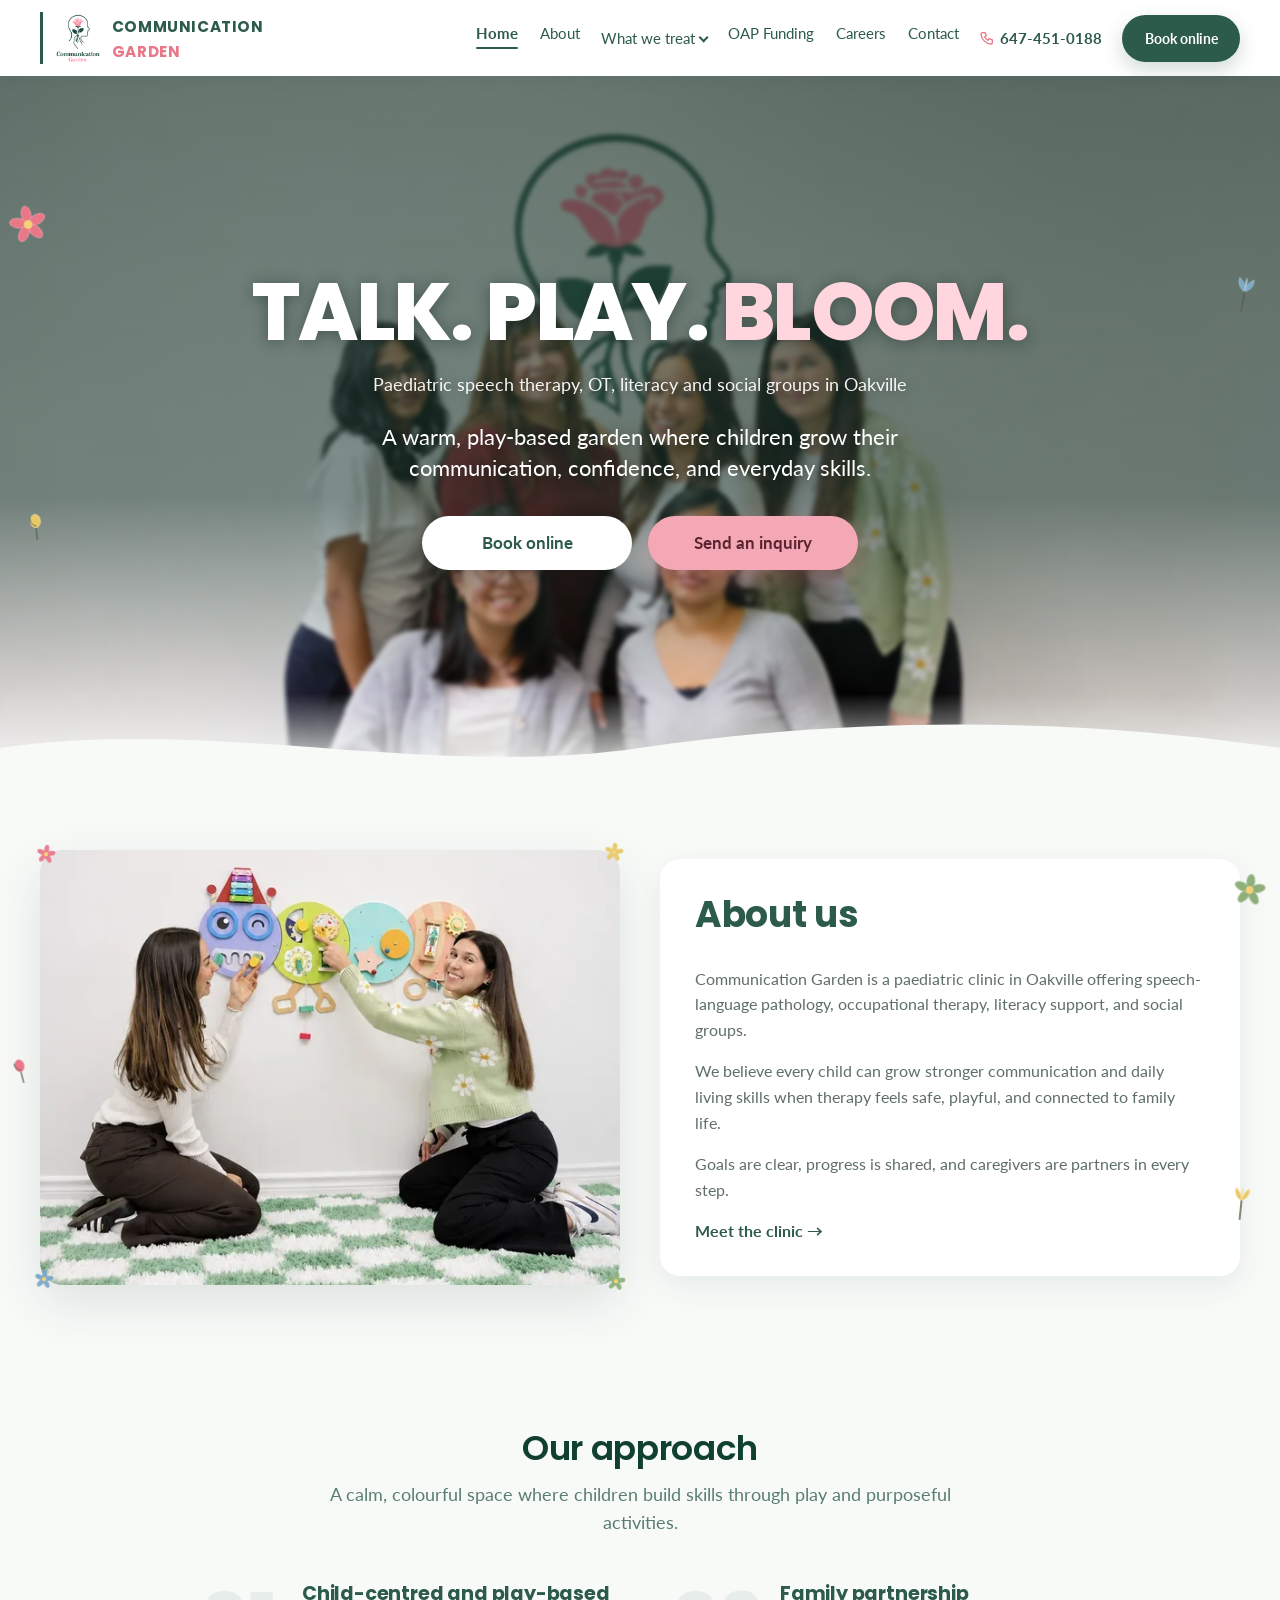
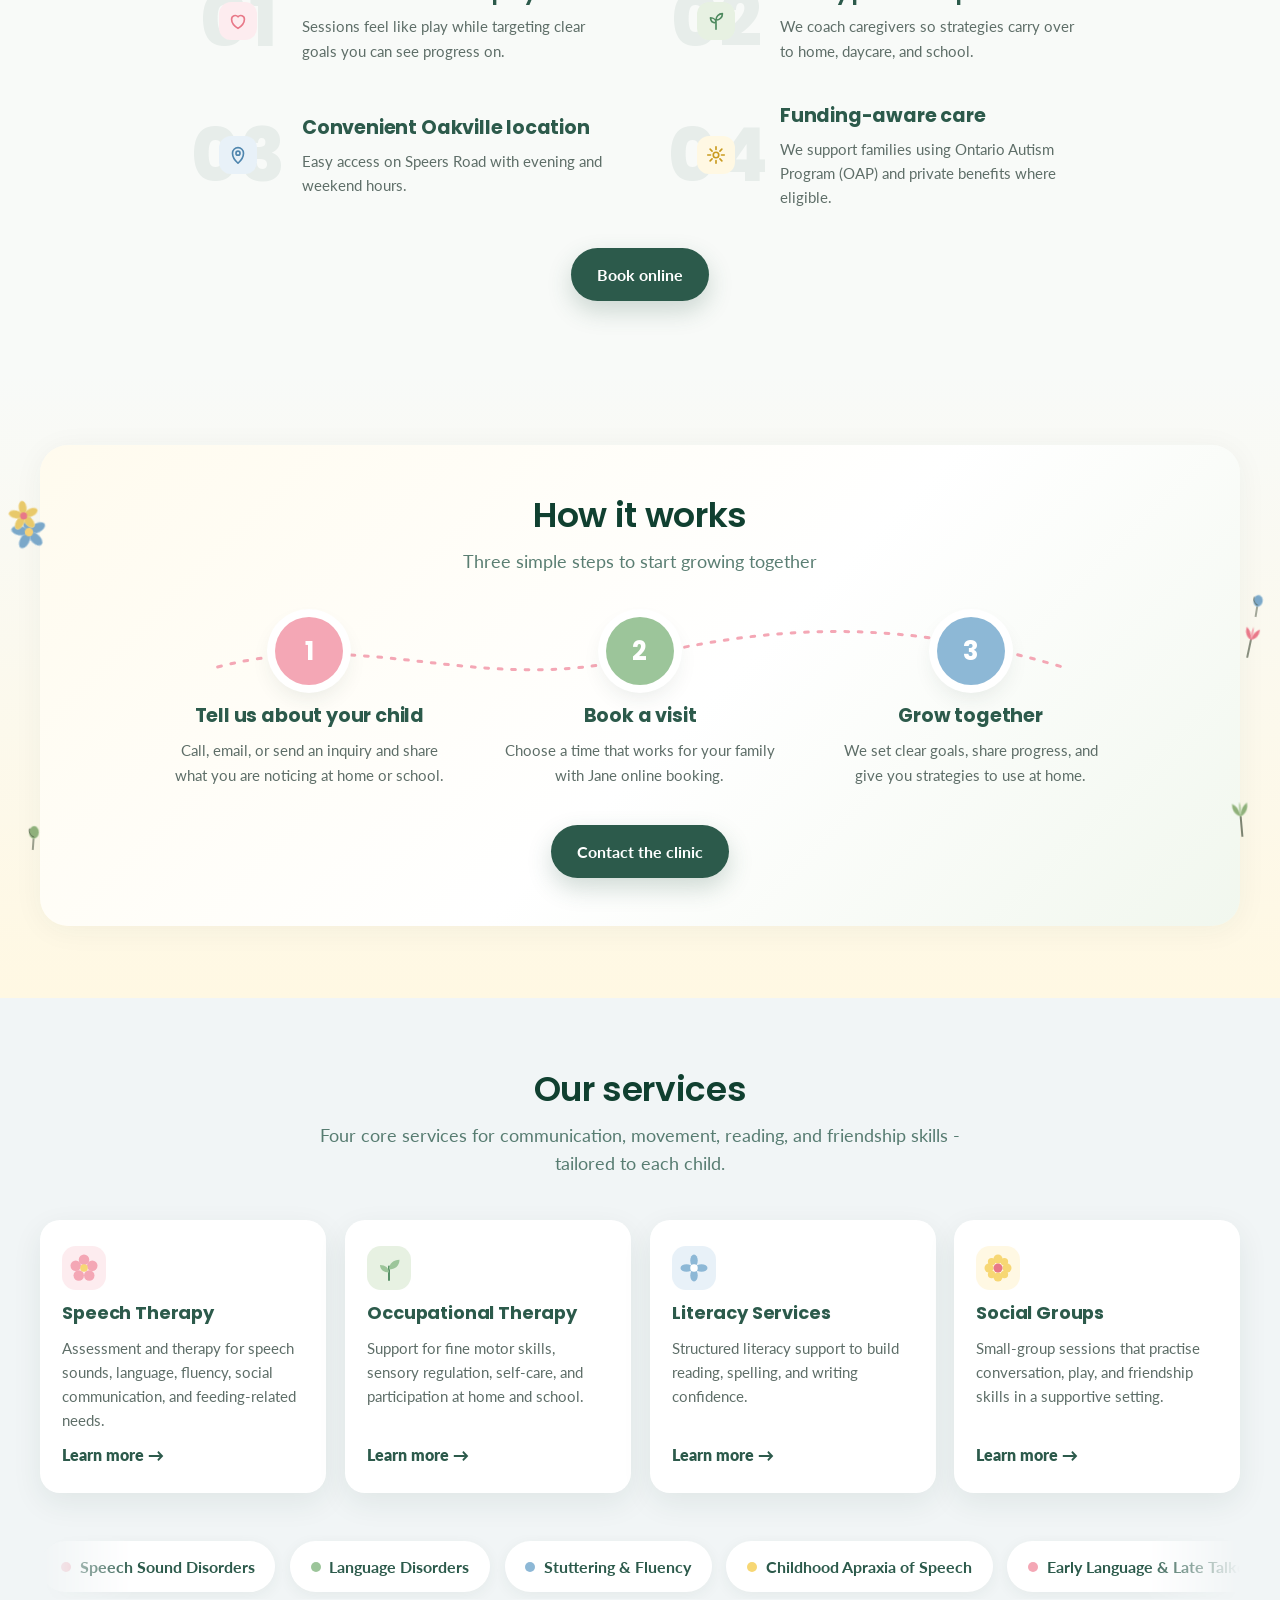
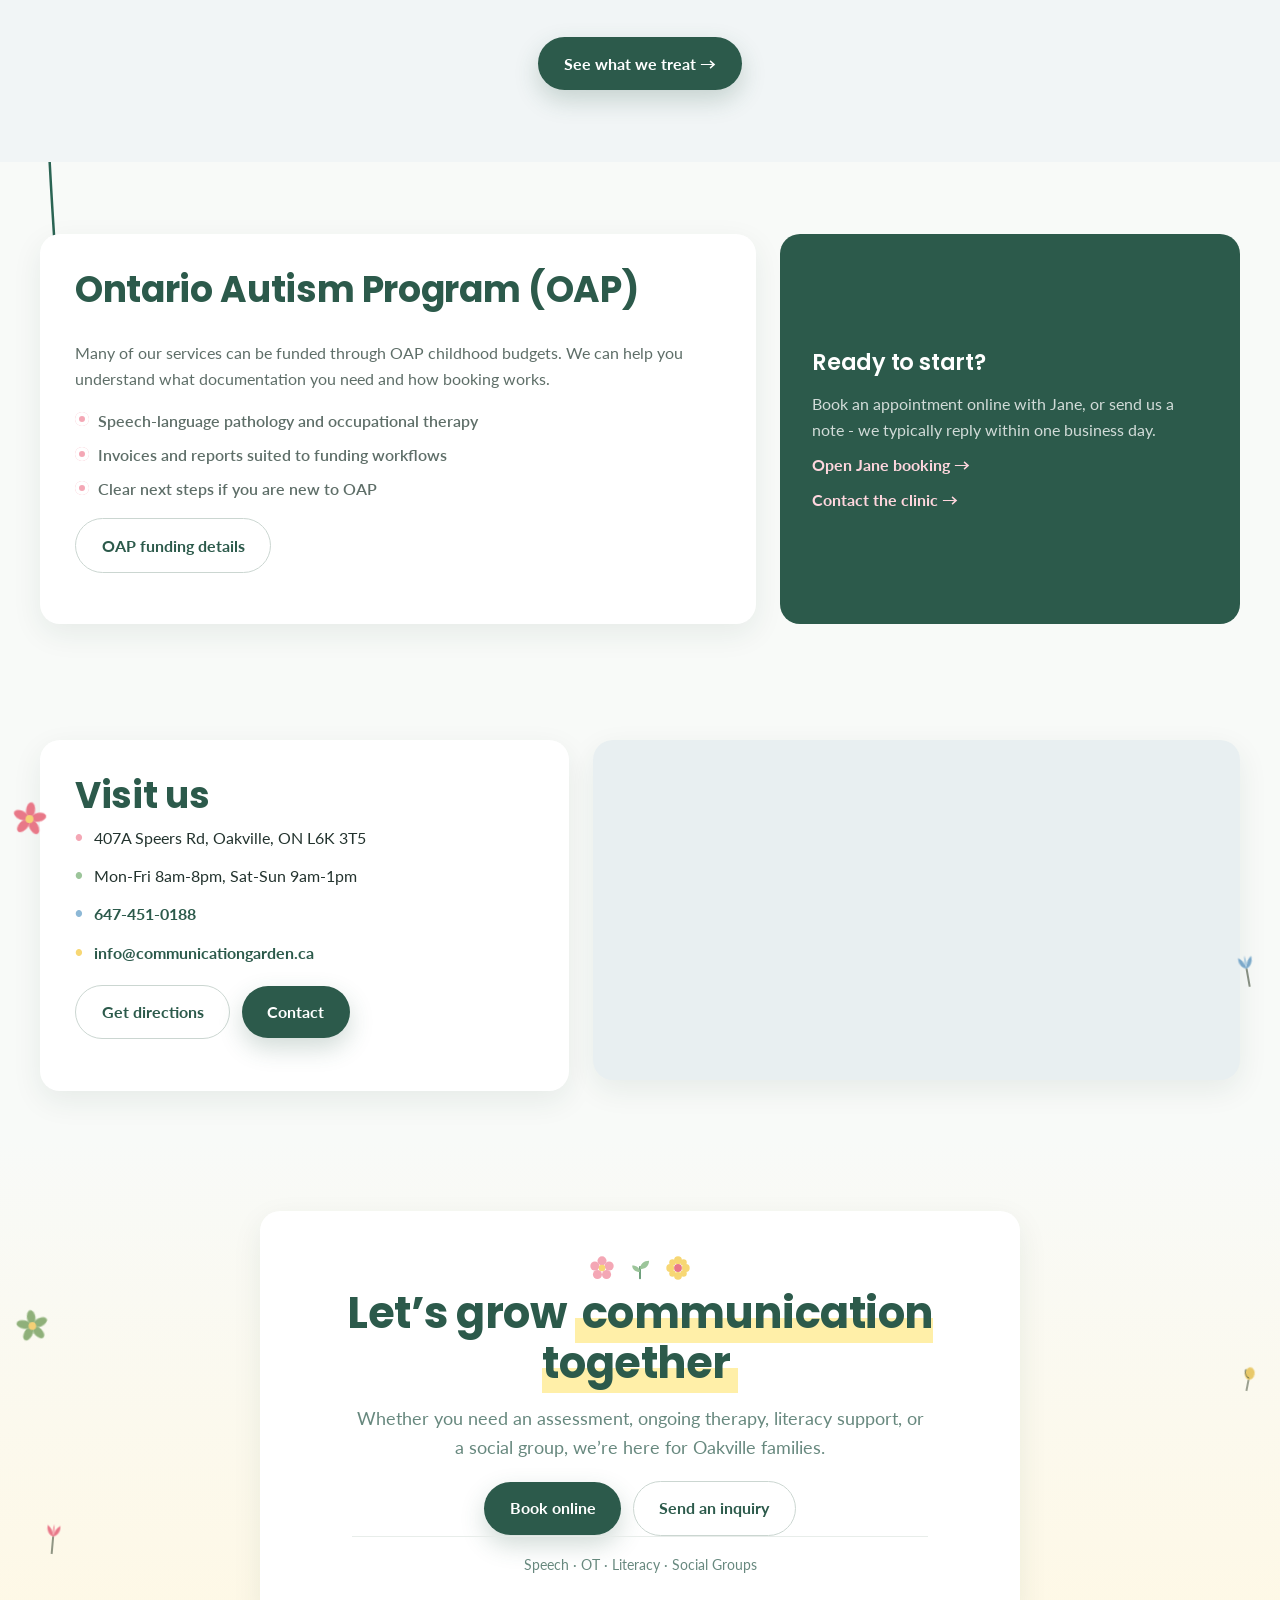
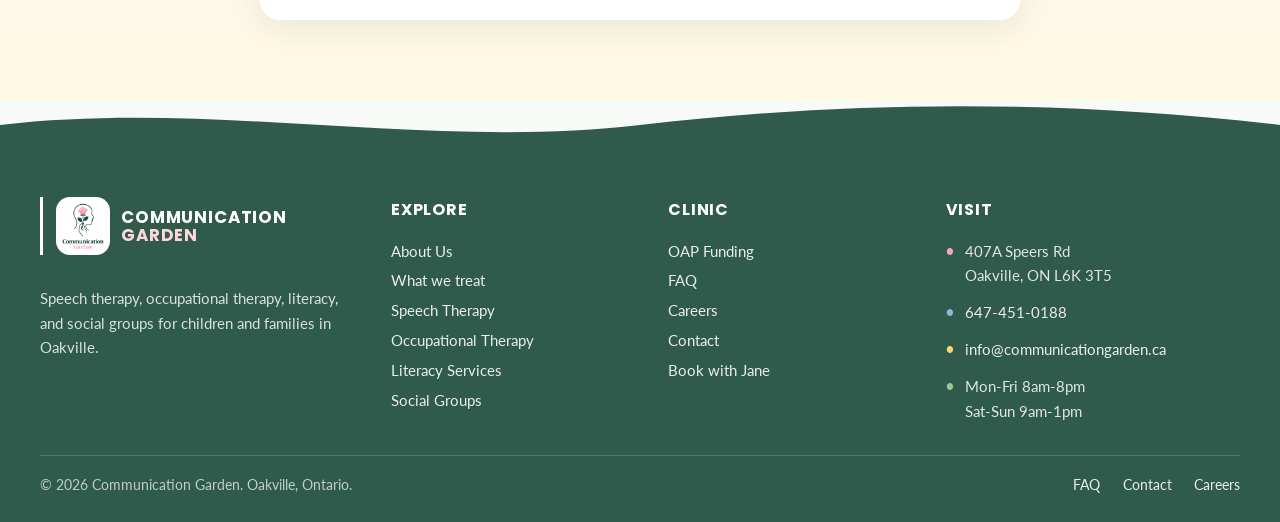
<file: index.html>
<!DOCTYPE html>
<html lang="en-CA">
<head>
<meta charset="utf-8">
<meta name="viewport" content="width=device-width, initial-scale=1">
<title>Speech Therapy in Oakville | Communication Garden</title>
<meta name="description" content="Paediatric speech therapy, occupational therapy, literacy, and social groups in Oakville. At 407A Speers Rd - book online or call 647-451-0188.">
<link rel="canonical" href="https://communicationgarden.ca/">
<meta property="og:title" content="Speech Therapy in Oakville | Communication Garden">
<meta property="og:description" content="Paediatric speech therapy, occupational therapy, literacy, and social groups in Oakville. At 407A Speers Rd - book online or call 647-451-0188.">
<meta property="og:type" content="website">
<meta property="og:url" content="https://communicationgarden.ca/">
<meta property="og:image" content="https://communicationgarden.ca/assets/home-clinic-960.jpg">
<meta property="og:image:width" content="1600">
<meta property="og:image:height" content="1067">
<meta property="og:image:alt" content="Communication Garden clinic in Oakville">
<meta property="og:site_name" content="Communication Garden">
<meta property="og:locale" content="en_CA">
<meta name="twitter:card" content="summary_large_image">
<meta name="twitter:title" content="Speech Therapy in Oakville | Communication Garden">
<meta name="twitter:description" content="Paediatric speech therapy, occupational therapy, literacy, and social groups in Oakville. At 407A Speers Rd - book online or call 647-451-0188.">
<meta name="twitter:image" content="https://communicationgarden.ca/assets/home-clinic-960.jpg">
<meta name="theme-color" content="#0D4F3D">
<link rel="icon" href="/assets/favicon.png" type="image/png" sizes="any">
<link rel="icon" href="/assets/favicon-32x32.png" type="image/png" sizes="32x32">
<link rel="icon" href="/assets/favicon-16x16.png" type="image/png" sizes="16x16">
<link rel="apple-touch-icon" href="/assets/apple-touch-icon.png" sizes="180x180">
<link rel="preconnect" href="https://fonts.googleapis.com">
<link rel="preconnect" href="https://fonts.gstatic.com" crossorigin>
<link href="https://fonts.googleapis.com/css2?family=Poppins:wght@600;700;800&family=Lato:wght@400;700;900&display=swap" rel="stylesheet">
<link rel="stylesheet" href="/styles.css">
<script type="application/ld+json">
{"@context":"https://schema.org","@type":["MedicalClinic","LocalBusiness"],"name":"Communication Garden","alternateName":"Communication Garden Oakville","description":"Paediatric speech therapy, occupational therapy, literacy support, and social groups in Oakville, Ontario.","url":"https://communicationgarden.ca/","telephone":"+1-647-451-0188","email":"info@communicationgarden.ca","image":"https://communicationgarden.ca/assets/logo.png","logo":"https://communicationgarden.ca/assets/logo.png","address":{"@type":"PostalAddress","streetAddress":"407A Speers Rd","addressLocality":"Oakville","addressRegion":"ON","postalCode":"L6K 3T5","addressCountry":"CA"},"geo":{"@type":"GeoCoordinates","latitude":43.43706,"longitude":-79.69803},"hasMap":"https://www.google.com/maps?q=407A+Speers+Rd,+Oakville,+ON+L6K+3T5","openingHoursSpecification":[{"@type":"OpeningHoursSpecification","dayOfWeek":["Monday","Tuesday","Wednesday","Thursday","Friday"],"opens":"08:00","closes":"20:00"},{"@type":"OpeningHoursSpecification","dayOfWeek":["Saturday","Sunday"],"opens":"09:00","closes":"13:00"}],"areaServed":[{"@type":"City","name":"Oakville"},{"@type":"City","name":"Burlington"},{"@type":"City","name":"Mississauga"},{"@type":"AdministrativeArea","name":"Halton"}],"sameAs":["https://communicationgarden.janeapp.com/","https://communicationgarden.janeapp.com/locations/communication-garden"],"medicalSpecialty":["Speech Pathology","Occupational Therapy"],"priceRange":"$$"}
</script>
</head>
<body>
<a class="skip" href="#main">Skip to content</a>
<header class="topbar">
  <div class="wrap topbar-inner">
    <a class="brand" href="/">
      <img src="/assets/logo.png" width="64" height="70" alt="Communication Garden logo">
      <span><span class="brand-name">Communication<br><em>Garden</em></span></span>
    </a>
        <nav class="nav-desktop" aria-label="Primary">
      <ul>
        <li><a href="/" aria-current="page">Home</a></li>
        <li><a href="/about-us/">About</a></li>
        <li class="has-dropdown">
          <a href="/what-we-treat/" class="nav-dropdown-trigger" aria-haspopup="true" aria-expanded="false" id="nav-treat-trigger">What we treat <span class="nav-caret" aria-hidden="true"></span></a>
          <ul class="nav-dropdown" id="nav-treat-menu" aria-label="What we treat">
            <li class="nav-dropdown-overview"><a href="/what-we-treat/">What we treat</a></li>
            <li><a href="/speech-therapy/">Speech</a></li>
            <li><a href="/occupational-therapy/">OT</a></li>
            <li><a href="/literacy-services/">Literacy</a></li>
            <li><a href="/social-groups/">Social Groups</a></li>
          </ul>
        </li>
        <li><a href="/oap-funding/">OAP Funding</a></li>
        <li><a href="/careers/">Careers</a></li>
        <li><a href="/contact/">Contact</a></li>
      </ul>
    </nav>
    <a class="nav-phone desktop-only" href="tel:+16474510188"><svg viewBox="0 0 24 24" aria-hidden="true"><path d="M5 4h4l2 5-2.5 1.5a11 11 0 0 0 5 5L15 13l5 2v4a2 2 0 0 1-2 2A16 16 0 0 1 3 6a2 2 0 0 1 2-2"/></svg>647-451-0188</a>
    <a class="nav-cta desktop-only" href="https://communicationgarden.janeapp.com/locations/communication-garden/book" target="_blank" rel="noopener">Book online</a>
    <button class="menu-toggle" type="button" aria-expanded="false" aria-controls="nav-drawer">Menu</button>
  </div>
    <div class="nav-drawer" id="nav-drawer">
    <div class="wrap">
      <ul>
        <li><a href="/" aria-current="page">Home</a></li>
        <li><a href="/about-us/">About</a></li>
        <li class="nav-drawer-group">
          <a href="/what-we-treat/">What we treat</a>
          <ul class="nav-drawer-nested">
            <li class="nav-drawer-overview"><a href="/what-we-treat/">What we treat</a></li>
            <li><a href="/speech-therapy/">Speech</a></li>
            <li><a href="/occupational-therapy/">OT</a></li>
            <li><a href="/literacy-services/">Literacy</a></li>
            <li><a href="/social-groups/">Social Groups</a></li>
          </ul>
        </li>
        <li><a href="/oap-funding/">OAP Funding</a></li>
        <li><a href="/careers/">Careers</a></li>
        <li><a href="/contact/">Contact</a></li>
      </ul>
      <a class="nav-cta" href="https://communicationgarden.janeapp.com/locations/communication-garden/book" target="_blank" rel="noopener">Book online</a>
    </div>
  </div>
</header>
<main id="main">

<section class="hero hero--photo">
  <div class="hero-bg" aria-hidden="true">
    <picture>
      <source type="image/webp" srcset="/assets/team-photo-800.webp 800w, /assets/team-photo-1600.webp 1600w" sizes="100vw">
      <img src="/assets/team-photo-1600.jpg" srcset="/assets/team-photo-800.jpg 800w, /assets/team-photo-1600.jpg 1600w" sizes="100vw" width="1600" height="1067" alt="" loading="eager" decoding="async">
    </picture>
  </div>
  <div class="wrap hero-center">
    <h1 class="hero-title">Talk. Play. <span>Bloom.</span></h1>
    <p class="hero-sub">Paediatric speech therapy, OT, literacy and social groups in Oakville</p>
    <p class="hero-lede">A warm, play-based garden where children grow their communication, confidence, and everyday skills.</p>
    <div class="cta-row hero-ctas">
      <a class="btn btn-white" href="https://communicationgarden.janeapp.com/locations/communication-garden/book" target="_blank" rel="noopener">Book online</a>
      <a class="btn btn-pink" href="/contact/">Send an inquiry</a>
    </div>
  </div>
  <svg class="hero-wave" viewBox="0 0 1440 90" preserveAspectRatio="none" aria-hidden="true"><path d="M0 50 C 240 10, 480 90, 720 50 S 1200 10, 1440 50 V90 H0Z" fill="currentColor"/></svg>
</section>

<div class="vine-region">
  <div class="scroll-vine scroll-vine--left" aria-hidden="true">
    <svg class="grow-vine gv-stem-svg" viewBox="0 0 40 1600" width="40" height="1600" fill="none" xmlns="http://www.w3.org/2000/svg" preserveAspectRatio="none">
      <path class="gv-path gv-stem" pathLength="100" d="M22 20 C 8 160, 34 280, 12 420 C 2 540, 36 660, 16 820 C 4 960, 32 1100, 18 1240 C 10 1340, 28 1460, 20 1560"/>
    </svg>
      <div class="gv-leaf gv-leaf-1 gv-leaf-sprite gv-leaf-sprite--left" style="top:8%"><svg viewBox="0 0 36 48" width="36" height="48" fill="none" xmlns="http://www.w3.org/2000/svg" aria-hidden="true">
  <path class="gv-leaf-fill" d="M18 44 C 2 34, -2 14, 10 2 C 16 12, 20 28, 22 40 Z"/>
  <path class="gv-path gv-leaf-path" pathLength="100" d="M18 44 C 2 34, -2 14, 10 2 C 16 12, 20 28, 22 40 Z"/>
</svg>
      </div>
      <div class="gv-leaf gv-leaf-2 gv-leaf-sprite gv-leaf-sprite--right" style="top:18%"><svg viewBox="0 0 36 48" width="36" height="48" fill="none" xmlns="http://www.w3.org/2000/svg" aria-hidden="true">
  <path class="gv-leaf-fill" d="M18 44 C 2 34, -2 14, 10 2 C 16 12, 20 28, 22 40 Z"/>
  <path class="gv-path gv-leaf-path" pathLength="100" d="M18 44 C 2 34, -2 14, 10 2 C 16 12, 20 28, 22 40 Z"/>
</svg>
      </div>
      <div class="gv-leaf gv-leaf-3 gv-leaf-sprite gv-leaf-sprite--left" style="top:30%"><svg viewBox="0 0 36 48" width="36" height="48" fill="none" xmlns="http://www.w3.org/2000/svg" aria-hidden="true">
  <path class="gv-leaf-fill" d="M18 44 C 2 34, -2 14, 10 2 C 16 12, 20 28, 22 40 Z"/>
  <path class="gv-path gv-leaf-path" pathLength="100" d="M18 44 C 2 34, -2 14, 10 2 C 16 12, 20 28, 22 40 Z"/>
</svg>
      </div>
      <div class="gv-leaf gv-leaf-4 gv-leaf-sprite gv-leaf-sprite--right" style="top:42%"><svg viewBox="0 0 36 48" width="36" height="48" fill="none" xmlns="http://www.w3.org/2000/svg" aria-hidden="true">
  <path class="gv-leaf-fill" d="M18 44 C 2 34, -2 14, 10 2 C 16 12, 20 28, 22 40 Z"/>
  <path class="gv-path gv-leaf-path" pathLength="100" d="M18 44 C 2 34, -2 14, 10 2 C 16 12, 20 28, 22 40 Z"/>
</svg>
      </div>
      <div class="gv-leaf gv-leaf-5 gv-leaf-sprite gv-leaf-sprite--left" style="top:54%"><svg viewBox="0 0 36 48" width="36" height="48" fill="none" xmlns="http://www.w3.org/2000/svg" aria-hidden="true">
  <path class="gv-leaf-fill" d="M18 44 C 2 34, -2 14, 10 2 C 16 12, 20 28, 22 40 Z"/>
  <path class="gv-path gv-leaf-path" pathLength="100" d="M18 44 C 2 34, -2 14, 10 2 C 16 12, 20 28, 22 40 Z"/>
</svg>
      </div>
      <div class="gv-leaf gv-leaf-6 gv-leaf-sprite gv-leaf-sprite--right" style="top:66%"><svg viewBox="0 0 36 48" width="36" height="48" fill="none" xmlns="http://www.w3.org/2000/svg" aria-hidden="true">
  <path class="gv-leaf-fill" d="M18 44 C 2 34, -2 14, 10 2 C 16 12, 20 28, 22 40 Z"/>
  <path class="gv-path gv-leaf-path" pathLength="100" d="M18 44 C 2 34, -2 14, 10 2 C 16 12, 20 28, 22 40 Z"/>
</svg>
      </div>
      <div class="gv-leaf gv-leaf-7 gv-leaf-sprite gv-leaf-sprite--left" style="top:76%"><svg viewBox="0 0 36 48" width="36" height="48" fill="none" xmlns="http://www.w3.org/2000/svg" aria-hidden="true">
  <path class="gv-leaf-fill" d="M18 44 C 2 34, -2 14, 10 2 C 16 12, 20 28, 22 40 Z"/>
  <path class="gv-path gv-leaf-path" pathLength="100" d="M18 44 C 2 34, -2 14, 10 2 C 16 12, 20 28, 22 40 Z"/>
</svg>
      </div>
    <svg class="gv-end-bloom" viewBox="0 0 120 120" width="120" height="120" fill="none" xmlns="http://www.w3.org/2000/svg" aria-hidden="true">
      <g class="gv-bloom-g">
        <circle class="gv-bloom-fill" cx="60" cy="62" r="28"/>
        <path class="gv-path gv-bloom" pathLength="100" d="M60 104 C 40 86, 14 76, 10 46 C 32 44, 46 62, 60 18 C 74 62, 88 44, 110 46 C 106 76, 80 86, 60 104 Z"/>
        <path class="gv-path gv-petal" pathLength="100" d="M60 92 C 38 74, 30 50, 40 28 C 48 44, 54 68, 60 92"/>
        <path class="gv-path gv-petal" pathLength="100" d="M60 92 C 82 74, 90 50, 80 28 C 72 44, 66 68, 60 92"/>
        <path class="gv-path gv-petal" pathLength="100" d="M60 96 C 46 82, 24 82, 16 60 C 32 60, 48 76, 60 96"/>
        <path class="gv-path gv-petal" pathLength="100" d="M60 96 C 74 82, 96 82, 104 60 C 88 60, 72 76, 60 96"/>
        <circle class="gv-path gv-center" pathLength="100" cx="60" cy="62" r="10"/>
      </g>
    </svg>
  </div>
  <div class="scroll-vine scroll-vine--right" aria-hidden="true">
    <svg class="grow-vine gv-stem-svg" viewBox="0 0 40 1000" width="40" height="1000" fill="none" xmlns="http://www.w3.org/2000/svg" preserveAspectRatio="none">
      <path class="gv-path gv-stem" pathLength="100" d="M20 16 C 32 120, 8 240, 28 360 C 36 460, 10 560, 24 680 C 32 780, 12 880, 20 960"/>
    </svg>
      <div class="gv-leaf gv-leaf-1 gv-leaf-sprite gv-leaf-sprite--right" style="top:12%"><svg viewBox="0 0 36 48" width="36" height="48" fill="none" xmlns="http://www.w3.org/2000/svg" aria-hidden="true">
  <path class="gv-leaf-fill" d="M18 44 C 2 34, -2 14, 10 2 C 16 12, 20 28, 22 40 Z"/>
  <path class="gv-path gv-leaf-path" pathLength="100" d="M18 44 C 2 34, -2 14, 10 2 C 16 12, 20 28, 22 40 Z"/>
</svg>
      </div>
      <div class="gv-leaf gv-leaf-2 gv-leaf-sprite gv-leaf-sprite--left" style="top:28%"><svg viewBox="0 0 36 48" width="36" height="48" fill="none" xmlns="http://www.w3.org/2000/svg" aria-hidden="true">
  <path class="gv-leaf-fill" d="M18 44 C 2 34, -2 14, 10 2 C 16 12, 20 28, 22 40 Z"/>
  <path class="gv-path gv-leaf-path" pathLength="100" d="M18 44 C 2 34, -2 14, 10 2 C 16 12, 20 28, 22 40 Z"/>
</svg>
      </div>
      <div class="gv-leaf gv-leaf-3 gv-leaf-sprite gv-leaf-sprite--right" style="top:46%"><svg viewBox="0 0 36 48" width="36" height="48" fill="none" xmlns="http://www.w3.org/2000/svg" aria-hidden="true">
  <path class="gv-leaf-fill" d="M18 44 C 2 34, -2 14, 10 2 C 16 12, 20 28, 22 40 Z"/>
  <path class="gv-path gv-leaf-path" pathLength="100" d="M18 44 C 2 34, -2 14, 10 2 C 16 12, 20 28, 22 40 Z"/>
</svg>
      </div>
      <div class="gv-leaf gv-leaf-4 gv-leaf-sprite gv-leaf-sprite--left" style="top:64%"><svg viewBox="0 0 36 48" width="36" height="48" fill="none" xmlns="http://www.w3.org/2000/svg" aria-hidden="true">
  <path class="gv-leaf-fill" d="M18 44 C 2 34, -2 14, 10 2 C 16 12, 20 28, 22 40 Z"/>
  <path class="gv-path gv-leaf-path" pathLength="100" d="M18 44 C 2 34, -2 14, 10 2 C 16 12, 20 28, 22 40 Z"/>
</svg>
      </div>
      <div class="gv-leaf gv-leaf-5 gv-leaf-sprite gv-leaf-sprite--right" style="top:80%"><svg viewBox="0 0 36 48" width="36" height="48" fill="none" xmlns="http://www.w3.org/2000/svg" aria-hidden="true">
  <path class="gv-leaf-fill" d="M18 44 C 2 34, -2 14, 10 2 C 16 12, 20 28, 22 40 Z"/>
  <path class="gv-path gv-leaf-path" pathLength="100" d="M18 44 C 2 34, -2 14, 10 2 C 16 12, 20 28, 22 40 Z"/>
</svg>
      </div>
  </div>
<section class="about-split">
  <div class="wrap about-split-grid">
    <div class="hero-photo about-photo" data-hero-photo>
      <div class="hero-photo-frame">
        <picture>
          <source type="image/webp" srcset="/assets/home-clinic-640.webp 640w, /assets/home-clinic-960.webp 960w" sizes="(max-width: 820px) 92vw, 520px">
          <img src="/assets/home-clinic-960.jpg" srcset="/assets/home-clinic-640.jpg 640w, /assets/home-clinic-960.jpg 960w" sizes="(max-width: 820px) 92vw, 520px" width="960" height="984" alt="Communication Garden clinicians playing with a colourful activity wall in the clinic" loading="lazy" decoding="async">
        </picture>
      </div>
    </div>
    <div class="soft-card about-card">
      <h2>About us</h2>
      <p>Communication Garden is a paediatric clinic in Oakville offering speech-language pathology, occupational therapy, literacy support, and social groups.</p>
      <p>We believe every child can grow stronger communication and daily living skills when therapy feels safe, playful, and connected to family life.</p>
      <p>Goals are clear, progress is shared, and caregivers are partners in every step.</p>
      <a class="text-link" href="/about-us/">Meet the clinic →</a>
    </div>
  </div>
</section>

<section class="approach">
  <div class="wrap">
    <div class="section-head center">
      <h2>Our approach</h2>
      <p>A calm, colourful space where children build skills through play and purposeful activities.</p>
    </div>
    <div class="approach-grid">
      <article class="approach-item"><span class="approach-num" aria-hidden="true">01</span><span class="approach-icon ic-pink" aria-hidden="true"><svg viewBox="0 0 24 24"><path d="M12 20s-7-4.4-7-10a4 4 0 0 1 7-2.6A4 4 0 0 1 19 10c0 5.6-7 10-7 10z"/></svg></span><div><h3>Child-centred and play-based</h3><p>Sessions feel like play while targeting clear goals you can see progress on.</p></div></article>
      <article class="approach-item"><span class="approach-num" aria-hidden="true">02</span><span class="approach-icon ic-green" aria-hidden="true"><svg viewBox="0 0 24 24"><path d="M12 21V11M12 11c0-4 3-7 7-7 0 4-3 7-7 7zM12 14c0-3-2.5-5.5-6-5.5 0 3.5 2.5 5.5 6 5.5z"/></svg></span><div><h3>Family partnership</h3><p>We coach caregivers so strategies carry over to home, daycare, and school.</p></div></article>
      <article class="approach-item"><span class="approach-num" aria-hidden="true">03</span><span class="approach-icon ic-blue" aria-hidden="true"><svg viewBox="0 0 24 24"><path d="M12 21s6-5.5 6-11a6 6 0 0 0-12 0c0 5.5 6 11 6 11z"/><circle cx="12" cy="10" r="2.2"/></svg></span><div><h3>Convenient Oakville location</h3><p>Easy access on Speers Road with evening and weekend hours.</p></div></article>
      <article class="approach-item"><span class="approach-num" aria-hidden="true">04</span><span class="approach-icon ic-yellow" aria-hidden="true"><svg viewBox="0 0 24 24"><circle cx="12" cy="12" r="3"/><path d="M12 3v3M12 18v3M3 12h3M18 12h3M5.6 5.6l2.1 2.1M16.3 16.3l2.1 2.1M5.6 18.4l2.1-2.1M16.3 7.7l2.1-2.1"/></svg></span><div><h3>Funding-aware care</h3><p>We support families using Ontario Autism Program (OAP) and private benefits where eligible.</p></div></article>
    </div>
    <div class="center-cta">
      <a class="btn btn-primary" href="https://communicationgarden.janeapp.com/locations/communication-garden/book" target="_blank" rel="noopener">Book online</a>
    </div>
  </div>
</section>

<section class="band steps-band">
  <div class="wrap">
    <div class="steps-panel">
      <div class="section-head center">
        <h2>How it works</h2>
        <p>Three simple steps to start growing together</p>
      </div>
      <div class="steps">
        <svg class="steps-line" viewBox="0 0 1000 80" preserveAspectRatio="none" aria-hidden="true"><path d="M60 50 C 220 10, 330 80, 500 40 S 800 10, 940 50" fill="none" stroke-dasharray="4 10" stroke-linecap="round"/></svg>
        <div class="step"><span class="step-num s-pink">1</span><h3>Tell us about your child</h3><p>Call, email, or send an inquiry and share what you are noticing at home or school.</p></div>
        <div class="step"><span class="step-num s-green">2</span><h3>Book a visit</h3><p>Choose a time that works for your family with Jane online booking.</p></div>
        <div class="step"><span class="step-num s-blue">3</span><h3>Grow together</h3><p>We set clear goals, share progress, and give you strategies to use at home.</p></div>
      </div>
      <div class="center-cta">
        <a class="btn btn-primary" href="/contact/">Contact the clinic</a>
      </div>
    </div>
  </div>
</section>

<section class="services-band">
  <div class="wrap">
    <div class="section-head center">
      <h2>Our services</h2>
      <p>Four core services for communication, movement, reading, and friendship skills - tailored to each child.</p>
    </div>
    <div class="services">
      <article class="service"><span class="service-flower f-pink" aria-hidden="true"></span><h3>Speech Therapy</h3><p>Assessment and therapy for speech sounds, language, fluency, social communication, and feeding-related needs.</p><a href="/speech-therapy/">Learn more →</a></article>
      <article class="service"><span class="service-flower f-green" aria-hidden="true"></span><h3>Occupational Therapy</h3><p>Support for fine motor skills, sensory regulation, self-care, and participation at home and school.</p><a href="/occupational-therapy/">Learn more →</a></article>
      <article class="service"><span class="service-flower f-blue" aria-hidden="true"></span><h3>Literacy Services</h3><p>Structured literacy support to build reading, spelling, and writing confidence.</p><a href="/literacy-services/">Learn more →</a></article>
      <article class="service"><span class="service-flower f-yellow" aria-hidden="true"></span><h3>Social Groups</h3><p>Small-group sessions that practise conversation, play, and friendship skills in a supportive setting.</p><a href="/social-groups/">Learn more →</a></article>
    </div>
    <div class="pill-marquee" aria-label="Some of what we treat">
      <ul class="pill-track">
        <li><a href="/what-we-treat/">Speech Sound Disorders</a></li><li><a href="/what-we-treat/">Language Disorders</a></li><li><a href="/what-we-treat/">Stuttering &amp; Fluency</a></li><li><a href="/what-we-treat/">Childhood Apraxia of Speech</a></li><li><a href="/what-we-treat/">Early Language &amp; Late Talkers</a></li><li><a href="/what-we-treat/">Social Communication</a></li><li><a href="/what-we-treat/">AAC</a></li><li><a href="/what-we-treat/">Voice</a></li>
      </ul>
      <ul class="pill-track" aria-hidden="true">
        <li><a href="/what-we-treat/" tabindex="-1">Speech Sound Disorders</a></li><li><a href="/what-we-treat/" tabindex="-1">Language Disorders</a></li><li><a href="/what-we-treat/" tabindex="-1">Stuttering &amp; Fluency</a></li><li><a href="/what-we-treat/" tabindex="-1">Childhood Apraxia of Speech</a></li><li><a href="/what-we-treat/" tabindex="-1">Early Language &amp; Late Talkers</a></li><li><a href="/what-we-treat/" tabindex="-1">Social Communication</a></li><li><a href="/what-we-treat/" tabindex="-1">AAC</a></li><li><a href="/what-we-treat/" tabindex="-1">Voice</a></li>
      </ul>
    </div>
    <div class="center-cta"><a class="btn btn-primary" href="/what-we-treat/">See what we treat →</a></div>
  </div>
</section>

<section>
  <div class="wrap funding">
    <div class="funding-card soft-card">
      <h2>Ontario Autism Program (OAP)</h2>
      <p>Many of our services can be funded through OAP childhood budgets. We can help you understand what documentation you need and how booking works.</p>
      <ul class="list-check">
        <li>Speech-language pathology and occupational therapy</li>
        <li>Invoices and reports suited to funding workflows</li>
        <li>Clear next steps if you are new to OAP</li>
      </ul>
      <p style="margin-top:1rem"><a class="btn btn-ghost" href="/oap-funding/">OAP funding details</a></p>
    </div>
    <div class="funding-side">
      <h3>Ready to start?</h3>
      <p>Book an appointment online with Jane, or send us a note - we typically reply within one business day.</p>
      <a href="https://communicationgarden.janeapp.com/locations/communication-garden/book" target="_blank" rel="noopener">Open Jane booking →</a>
      <a href="/contact/">Contact the clinic →</a>
    </div>
  </div>
</section>

</div><!-- /.vine-region -->

<div class="section-bloom" aria-hidden="true">
  <svg class="grow-flower" viewBox="0 0 48 140" width="48" height="140" fill="none" xmlns="http://www.w3.org/2000/svg">
    <path class="gf-path gf-stem" pathLength="100" d="M24 132 C24 100 24 78 24 52"/>
    <path class="gf-path gf-leaf-l" pathLength="100" d="M24 96 C14 92 8 82 10 72 C16 74 22 82 24 90"/>
    <path class="gf-path gf-leaf-r" pathLength="100" d="M24 88 C34 84 40 74 38 64 C32 66 26 76 24 84"/>
    <path class="gf-path gf-bloom" pathLength="100" d="M24 52 C20 46 14 44 12 38 C18 36 22 40 24 34 C26 40 30 36 36 38 C34 44 28 46 24 52 Z"/>
    <circle class="gf-path gf-center" pathLength="100" cx="24" cy="40" r="3.2"/>
  </svg>
</div>

<section class="visit-us" aria-labelledby="visit-us-heading">
  <div class="wrap visit-us-grid">
    <div class="visit-us-copy soft-card">
      <h2 id="visit-us-heading">Visit us</h2>
      <ul class="contact-list">
        <li><span class="ci ci-pink" aria-hidden="true">●</span>407A Speers Rd, Oakville, ON L6K 3T5</li>
        <li><span class="ci ci-green" aria-hidden="true">●</span>Mon-Fri 8am-8pm, Sat-Sun 9am-1pm</li>
        <li><span class="ci ci-blue" aria-hidden="true">●</span><a href="tel:+16474510188">647-451-0188</a></li>
        <li><span class="ci ci-yellow" aria-hidden="true">●</span><a href="mailto:info@communicationgarden.ca">info@communicationgarden.ca</a></li>
      </ul>
      <p class="cta-row" style="margin-top:1.2rem">
        <a class="btn btn-ghost" href="https://www.google.com/maps/dir/?api=1&amp;destination=407A+Speers+Rd+Oakville+ON+L6K+3T5" target="_blank" rel="noopener">Get directions</a>
        <a class="btn btn-primary" href="/contact/">Contact</a>
      </p>
    </div>
    <div class="map-frame map-frame--home" role="presentation">
      <iframe title="Map of Communication Garden at 407A Speers Rd, Oakville" src="https://www.google.com/maps?q=407A+Speers+Rd,+Oakville,+ON+L6K+3T5&amp;output=embed" loading="lazy" referrerpolicy="no-referrer-when-downgrade" allowfullscreen=""></iframe>
    </div>
  </div>
</section>

<section class="final-band">
  <div class="wrap">
    <div class="cta-final">
      <div class="cta-icons" aria-hidden="true"><span class="mini-flower f-pink"></span><span class="mini-flower f-green"></span><span class="mini-flower f-yellow"></span></div>
      <h2>Let’s grow <mark>communication together</mark></h2>
      <p>Whether you need an assessment, ongoing therapy, literacy support, or a social group, we’re here for Oakville families.</p>
      <div class="cta-row" style="justify-content:center">
        <a class="btn btn-primary" href="https://communicationgarden.janeapp.com/locations/communication-garden/book" target="_blank" rel="noopener">Book online</a>
        <a class="btn btn-ghost" href="/contact/">Send an inquiry</a>
      </div>
      <p class="cta-foot">Speech · OT · Literacy · Social Groups</p>
    </div>
  </div>
</section>

</main>

<footer class="site-footer">
  <svg class="footer-wave" viewBox="0 0 1440 60" preserveAspectRatio="none" aria-hidden="true"><path d="M0 30 C 240 0, 480 60, 720 30 S 1200 0, 1440 30 V60 H0Z" fill="currentColor"/></svg>
  <div class="footer-inner">
  <div class="wrap footer-grid">
    <div class="footer-brand">
      <a href="/" class="footer-logo"><img src="/assets/logo.png" width="64" height="70" alt="Communication Garden logo" loading="lazy"><span>Communication<br><em>Garden</em></span></a>
      <p>Speech therapy, occupational therapy, literacy, and social groups for children and families in Oakville.</p>
    </div>
    <div>
      <h3>Explore</h3>
      <ul>
        <li><a href="/about-us/">About Us</a></li>
        <li><a href="/what-we-treat/">What we treat</a></li>
        <li><a href="/speech-therapy/">Speech Therapy</a></li>
        <li><a href="/occupational-therapy/">Occupational Therapy</a></li>
        <li><a href="/literacy-services/">Literacy Services</a></li>
        <li><a href="/social-groups/">Social Groups</a></li>
      </ul>
    </div>
    <div>
      <h3>Clinic</h3>
      <ul>
        <li><a href="/oap-funding/">OAP Funding</a></li>
        <li><a href="/speech-therapy-oakville-faq/">FAQ</a></li>
        <li><a href="/careers/">Careers</a></li>
        <li><a href="/contact/">Contact</a></li>
        <li><a href="https://communicationgarden.janeapp.com/locations/communication-garden/book" target="_blank" rel="noopener">Book with Jane</a></li>
      </ul>
    </div>
    <div>
      <h3>Visit</h3>
      <ul class="footer-contact">
        <li><span class="ci ci-pink" aria-hidden="true">●</span>407A Speers Rd<br>Oakville, ON L6K 3T5</li>
        <li><span class="ci ci-blue" aria-hidden="true">●</span><a href="tel:+16474510188">647-451-0188</a></li>
        <li><span class="ci ci-yellow" aria-hidden="true">●</span><a href="mailto:info@communicationgarden.ca">info@communicationgarden.ca</a></li>
        <li><span class="ci ci-green" aria-hidden="true">●</span>Mon-Fri 8am-8pm<br>Sat-Sun 9am-1pm</li>
      </ul>
    </div>
  </div>
  <div class="wrap legal">
    <p>© 2026 Communication Garden. Oakville, Ontario.</p>
    <p class="legal-links"><a href="/speech-therapy-oakville-faq/">FAQ</a><a href="/contact/">Contact</a><a href="/careers/">Careers</a></p>
  </div>
  </div>
</footer>
<script src="/site.js" defer></script>
</body>
</html>
</file>
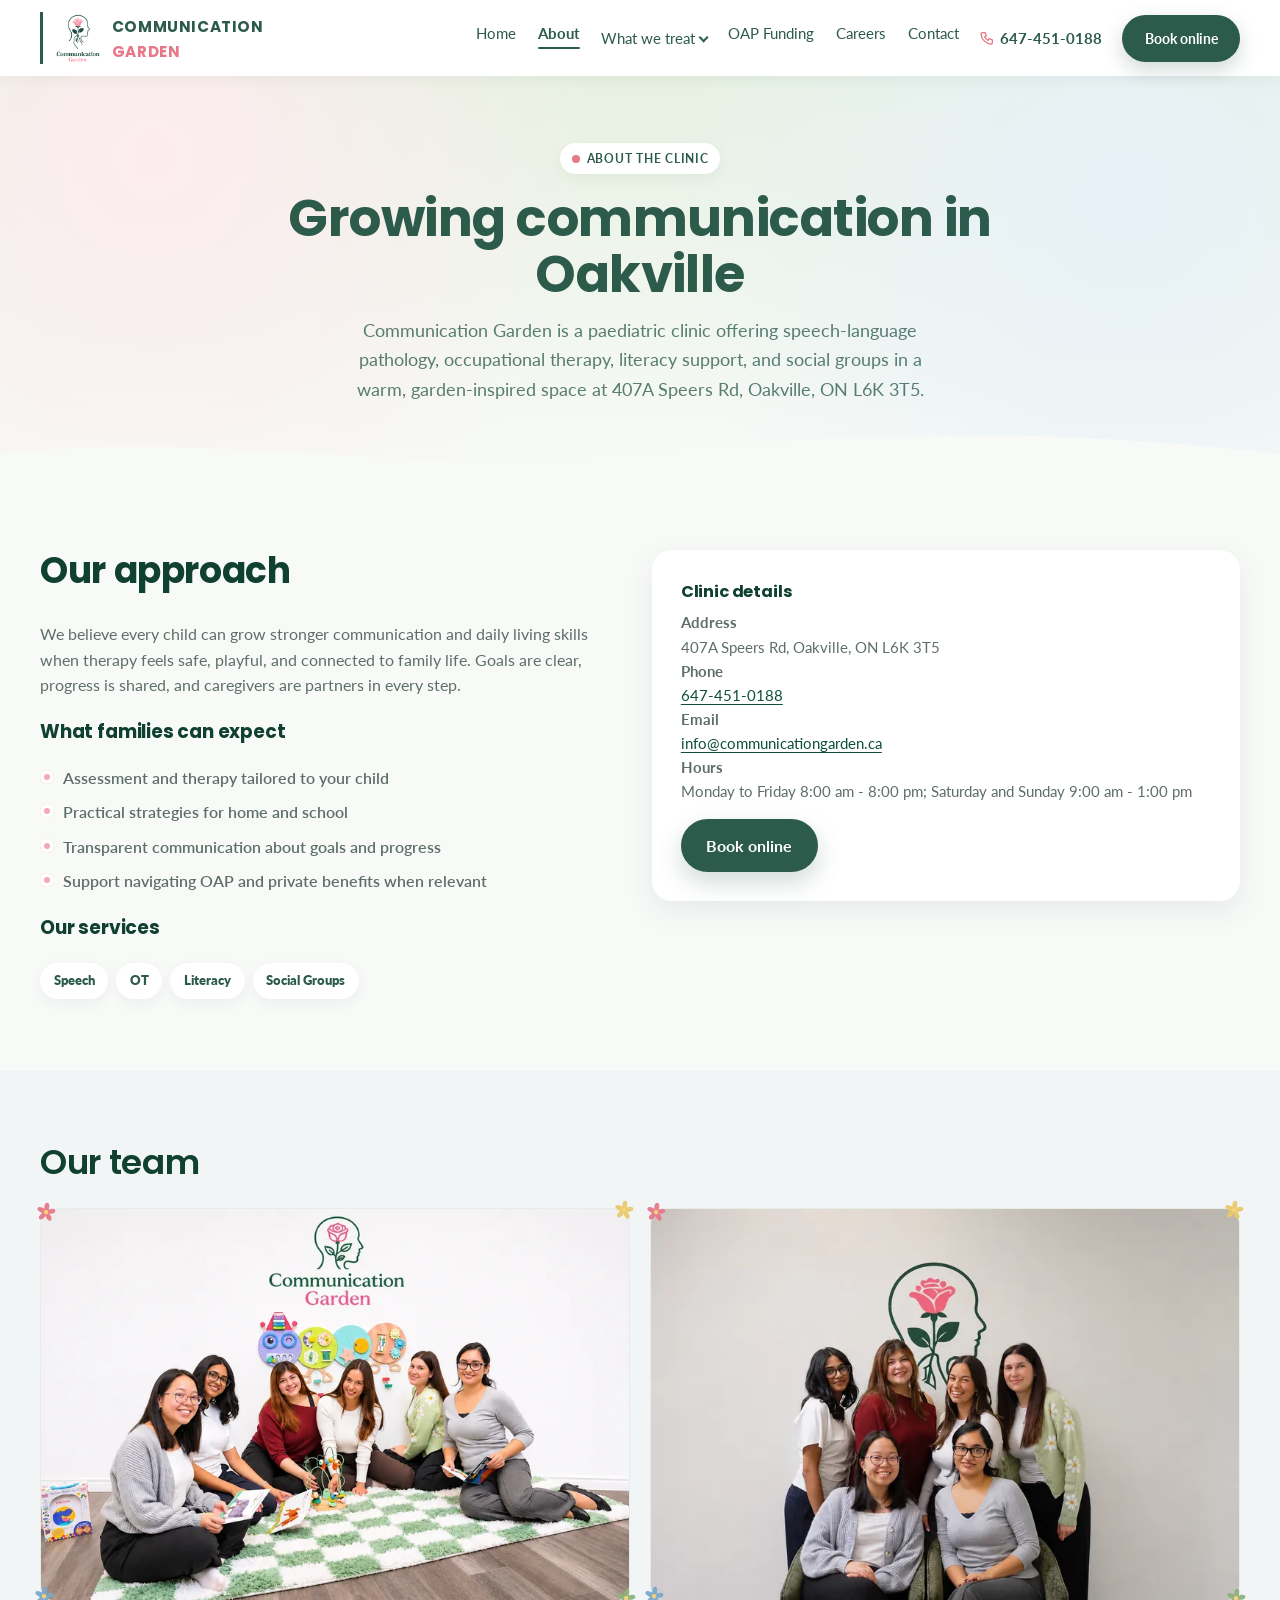
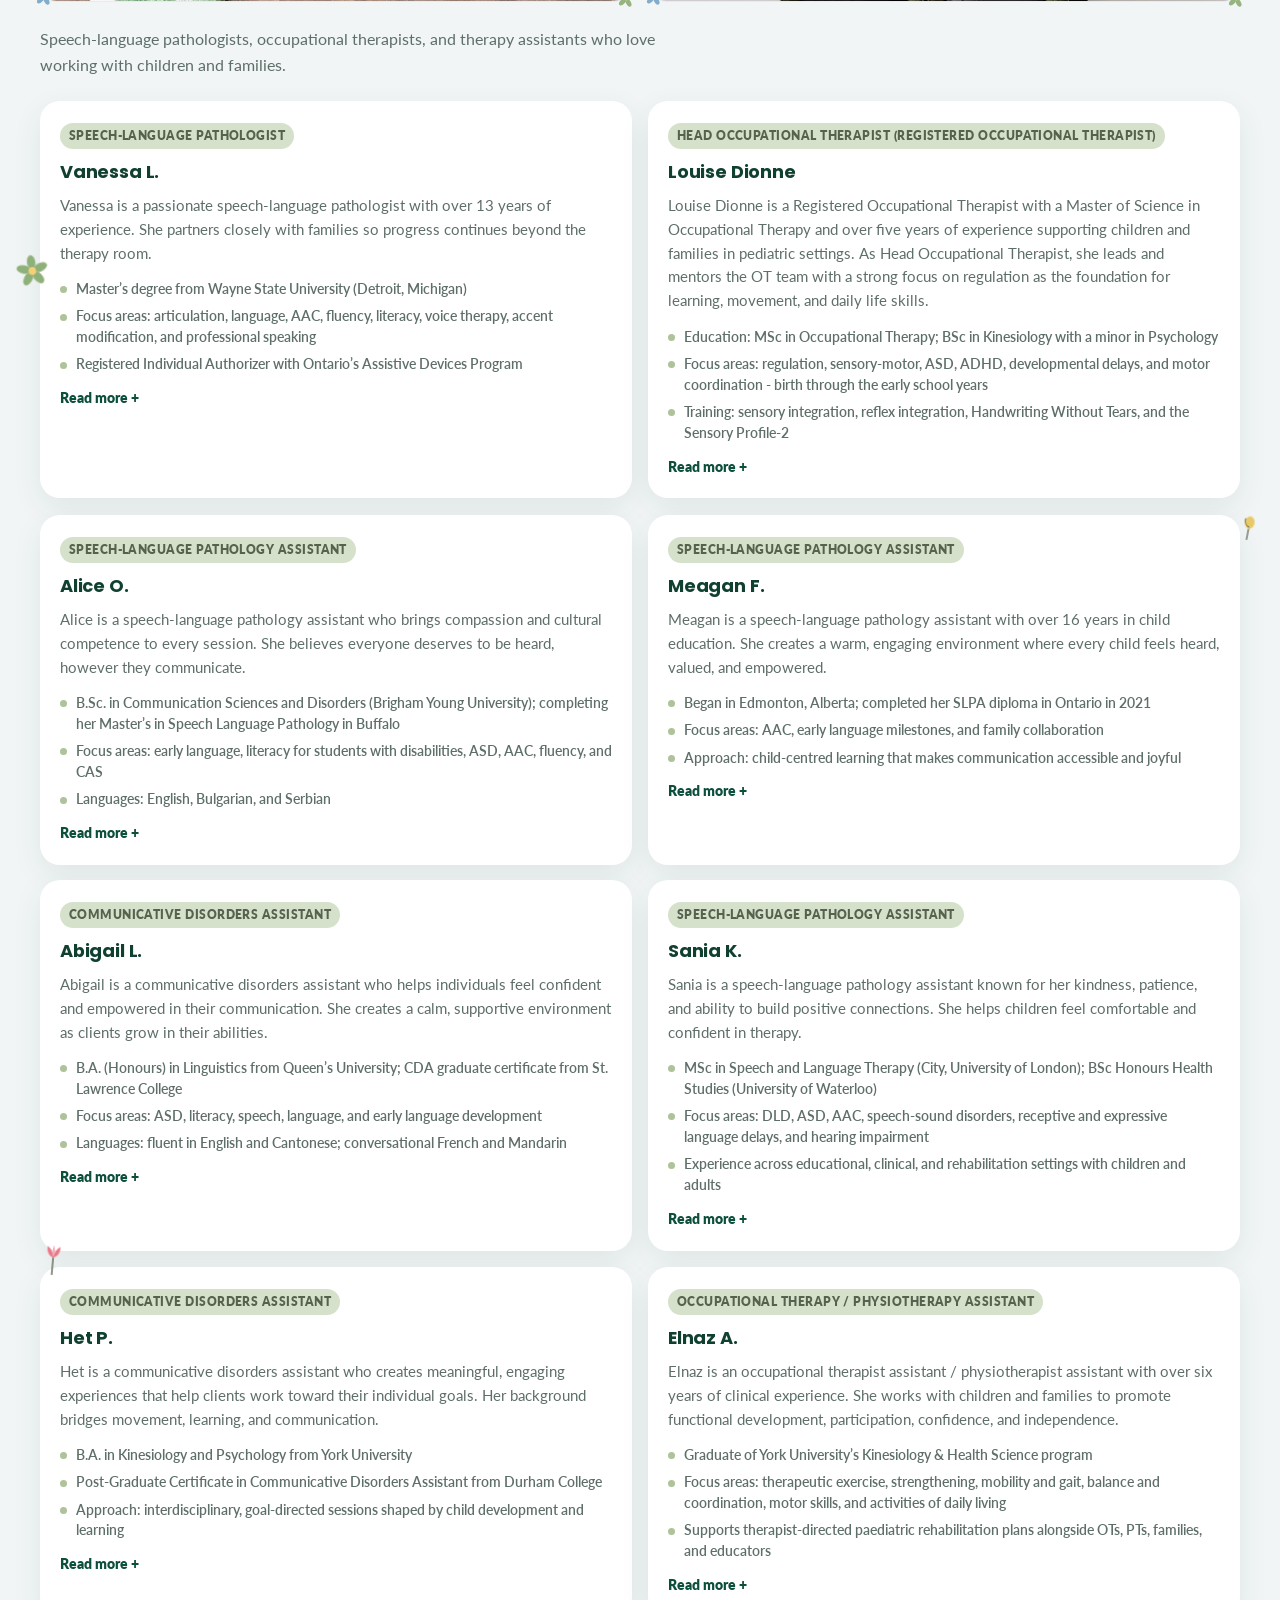
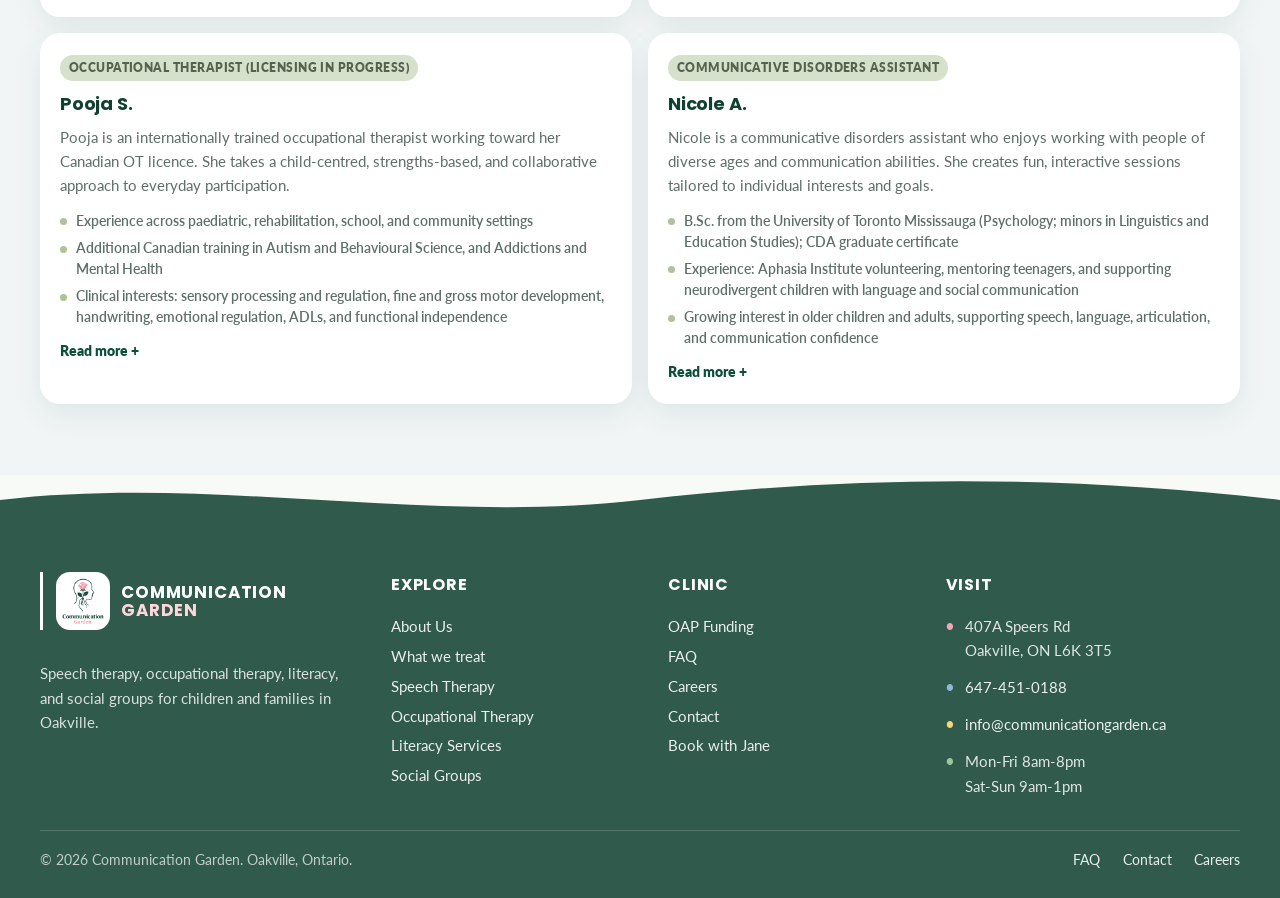
<file: about-us/index.html>
<!DOCTYPE html>
<html lang="en-CA">
<head>
<meta charset="utf-8">
<meta name="viewport" content="width=device-width, initial-scale=1">
<title>About Our Oakville Clinic | Communication Garden</title>
<meta name="description" content="Meet the Communication Garden team - paediatric speech-language pathologists and occupational therapists serving Oakville, Burlington, Mississauga, and Halton.">
<link rel="canonical" href="https://communicationgarden.ca/about-us/">
<meta property="og:title" content="About Our Oakville Clinic | Communication Garden">
<meta property="og:description" content="Meet the Communication Garden team - paediatric speech-language pathologists and occupational therapists serving Oakville, Burlington, Mississauga, and Halton.">
<meta property="og:type" content="website">
<meta property="og:url" content="https://communicationgarden.ca/about-us/">
<meta property="og:image" content="https://communicationgarden.ca/assets/team-photo-1600.jpg">
<meta property="og:image:width" content="1600">
<meta property="og:image:height" content="1066">
<meta property="og:image:alt" content="The Communication Garden team in front of the clinic's logo wall">
<meta property="og:site_name" content="Communication Garden">
<meta property="og:locale" content="en_CA">
<meta name="twitter:card" content="summary_large_image">
<meta name="twitter:title" content="About Our Oakville Clinic | Communication Garden">
<meta name="twitter:description" content="Meet the Communication Garden team - paediatric speech-language pathologists and occupational therapists serving Oakville, Burlington, Mississauga, and Halton.">
<meta name="twitter:image" content="https://communicationgarden.ca/assets/team-photo-1600.jpg">
<meta name="theme-color" content="#0D4F3D">
<link rel="icon" href="/assets/favicon.png" type="image/png" sizes="any">
<link rel="icon" href="/assets/favicon-32x32.png" type="image/png" sizes="32x32">
<link rel="icon" href="/assets/favicon-16x16.png" type="image/png" sizes="16x16">
<link rel="apple-touch-icon" href="/assets/apple-touch-icon.png" sizes="180x180">
<link rel="preconnect" href="https://fonts.googleapis.com">
<link rel="preconnect" href="https://fonts.gstatic.com" crossorigin>
<link href="https://fonts.googleapis.com/css2?family=Poppins:wght@600;700;800&family=Lato:wght@400;700;900&display=swap" rel="stylesheet">
<link rel="stylesheet" href="/styles.css">
<script type="application/ld+json">
{"@context":"https://schema.org","@type":["MedicalClinic","LocalBusiness"],"name":"Communication Garden","alternateName":"Communication Garden Oakville","description":"Paediatric speech therapy, occupational therapy, literacy support, and social groups in Oakville, Ontario.","url":"https://communicationgarden.ca/","telephone":"+1-647-451-0188","email":"info@communicationgarden.ca","image":"https://communicationgarden.ca/assets/logo.png","logo":"https://communicationgarden.ca/assets/logo.png","address":{"@type":"PostalAddress","streetAddress":"407A Speers Rd","addressLocality":"Oakville","addressRegion":"ON","postalCode":"L6K 3T5","addressCountry":"CA"},"geo":{"@type":"GeoCoordinates","latitude":43.43706,"longitude":-79.69803},"hasMap":"https://www.google.com/maps?q=407A+Speers+Rd,+Oakville,+ON+L6K+3T5","openingHoursSpecification":[{"@type":"OpeningHoursSpecification","dayOfWeek":["Monday","Tuesday","Wednesday","Thursday","Friday"],"opens":"08:00","closes":"20:00"},{"@type":"OpeningHoursSpecification","dayOfWeek":["Saturday","Sunday"],"opens":"09:00","closes":"13:00"}],"areaServed":[{"@type":"City","name":"Oakville"},{"@type":"City","name":"Burlington"},{"@type":"City","name":"Mississauga"},{"@type":"AdministrativeArea","name":"Halton"}],"sameAs":["https://communicationgarden.janeapp.com/","https://communicationgarden.janeapp.com/locations/communication-garden"],"medicalSpecialty":["Speech Pathology","Occupational Therapy"],"priceRange":"$$"}
</script>
</head>
<body>
<a class="skip" href="#main">Skip to content</a>
<header class="topbar">
  <div class="wrap topbar-inner">
    <a class="brand" href="/">
      <img src="/assets/logo.png" width="64" height="70" alt="Communication Garden logo">
      <span><span class="brand-name">Communication<br><em>Garden</em></span></span>
    </a>
        <nav class="nav-desktop" aria-label="Primary">
      <ul>
        <li><a href="/">Home</a></li>
        <li><a href="/about-us/" aria-current="page">About</a></li>
        <li class="has-dropdown">
          <a href="/what-we-treat/" class="nav-dropdown-trigger" aria-haspopup="true" aria-expanded="false" id="nav-treat-trigger">What we treat <span class="nav-caret" aria-hidden="true"></span></a>
          <ul class="nav-dropdown" id="nav-treat-menu" aria-label="What we treat">
            <li class="nav-dropdown-overview"><a href="/what-we-treat/">What we treat</a></li>
            <li><a href="/speech-therapy/">Speech</a></li>
            <li><a href="/occupational-therapy/">OT</a></li>
            <li><a href="/literacy-services/">Literacy</a></li>
            <li><a href="/social-groups/">Social Groups</a></li>
          </ul>
        </li>
        <li><a href="/oap-funding/">OAP Funding</a></li>
        <li><a href="/careers/">Careers</a></li>
        <li><a href="/contact/">Contact</a></li>
      </ul>
    </nav>
    <a class="nav-phone desktop-only" href="tel:+16474510188"><svg viewBox="0 0 24 24" aria-hidden="true"><path d="M5 4h4l2 5-2.5 1.5a11 11 0 0 0 5 5L15 13l5 2v4a2 2 0 0 1-2 2A16 16 0 0 1 3 6a2 2 0 0 1 2-2"/></svg>647-451-0188</a>
    <a class="nav-cta desktop-only" href="https://communicationgarden.janeapp.com/locations/communication-garden/book" target="_blank" rel="noopener">Book online</a>
    <button class="menu-toggle" type="button" aria-expanded="false" aria-controls="nav-drawer">Menu</button>
  </div>
    <div class="nav-drawer" id="nav-drawer">
    <div class="wrap">
      <ul>
        <li><a href="/">Home</a></li>
        <li><a href="/about-us/" aria-current="page">About</a></li>
        <li class="nav-drawer-group">
          <a href="/what-we-treat/">What we treat</a>
          <ul class="nav-drawer-nested">
            <li class="nav-drawer-overview"><a href="/what-we-treat/">What we treat</a></li>
            <li><a href="/speech-therapy/">Speech</a></li>
            <li><a href="/occupational-therapy/">OT</a></li>
            <li><a href="/literacy-services/">Literacy</a></li>
            <li><a href="/social-groups/">Social Groups</a></li>
          </ul>
        </li>
        <li><a href="/oap-funding/">OAP Funding</a></li>
        <li><a href="/careers/">Careers</a></li>
        <li><a href="/contact/">Contact</a></li>
      </ul>
      <a class="nav-cta" href="https://communicationgarden.janeapp.com/locations/communication-garden/book" target="_blank" rel="noopener">Book online</a>
    </div>
  </div>
</header>
<main id="main">

<section class="page-hero">
  <div class="wrap">
    <div class="eyebrow"><i></i> About the clinic</div>
    <h1>Growing communication in Oakville</h1>
    <p class="lede">Communication Garden is a paediatric clinic offering speech-language pathology, occupational therapy, literacy support, and social groups in a warm, garden-inspired space at 407A Speers Rd, Oakville, ON L6K 3T5.</p>
  </div>
</section>
<section>
  <div class="wrap grid-2">
    <div class="prose">
      <h2>Our approach</h2>
      <p>We believe every child can grow stronger communication and daily living skills when therapy feels safe, playful, and connected to family life. Goals are clear, progress is shared, and caregivers are partners in every step.</p>
      <h3>What families can expect</h3>
      <ul class="list-check">
        <li>Assessment and therapy tailored to your child</li>
        <li>Practical strategies for home and school</li>
        <li>Transparent communication about goals and progress</li>
        <li>Support navigating OAP and private benefits when relevant</li>
      </ul>
      <h3>Our services</h3>
      <ul class="service-chips" aria-label="Our services">
        <li><a href="/speech-therapy/">Speech</a></li>
        <li><a href="/occupational-therapy/">OT</a></li>
        <li><a href="/literacy-services/">Literacy</a></li>
        <li><a href="/social-groups/">Social Groups</a></li>
      </ul>
    </div>
    <aside class="card">
      <h3>Clinic details</h3>
      <p><strong>Address</strong><br>407A Speers Rd, Oakville, ON L6K 3T5</p>
      <p><strong>Phone</strong><br><a href="tel:+16474510188">647-451-0188</a></p>
      <p><strong>Email</strong><br><a href="mailto:info@communicationgarden.ca">info@communicationgarden.ca</a></p>
      <p><strong>Hours</strong><br>Monday to Friday 8:00 am - 8:00 pm; Saturday and Sunday 9:00 am - 1:00 pm</p>
      <p style="margin-top:1rem"><a class="btn btn-primary" href="https://communicationgarden.janeapp.com/locations/communication-garden/book" target="_blank" rel="noopener">Book online</a></p>
    </aside>
  </div>
</section>
<section class="band">
  <div class="wrap">
    <div class="section-head">
      <h2>Our team</h2>
    </div>
    <div class="team-photo-row">
      <div class="fun-photo fun-photo--team" data-fun-photo>
        <div class="fun-photo-frame">
          <picture>
            <source
              type="image/webp"
              srcset="/assets/team-rug-800.webp 800w, /assets/team-rug-1600.webp 1600w"
              sizes="(max-width: 819px) 92vw, min(540px, 46vw)">
            <img
              src="/assets/team-rug-1600.jpg"
              srcset="/assets/team-rug-800.jpg 800w, /assets/team-rug-1600.jpg 1600w"
              sizes="(max-width: 819px) 92vw, min(540px, 46vw)"
              width="1600"
              height="1067"
              alt="The Communication Garden team in the clinic"
              loading="lazy"
              decoding="async">
          </picture>
        </div>
      </div>
      <div class="fun-photo fun-photo--team" data-fun-photo>
        <div class="fun-photo-frame">
          <picture>
            <source
              type="image/webp"
              srcset="/assets/team-photo-800.webp 800w, /assets/team-photo-1600.webp 1600w"
              sizes="(max-width: 819px) 92vw, min(540px, 46vw)">
            <img
              src="/assets/team-photo-1600.jpg"
              srcset="/assets/team-photo-800.jpg 800w, /assets/team-photo-1600.jpg 1600w"
              sizes="(max-width: 819px) 92vw, min(540px, 46vw)"
              width="1600"
              height="1066"
              alt="The Communication Garden team in the clinic"
              loading="lazy"
              decoding="async">
          </picture>
        </div>
      </div>
    </div>
    <p class="team-lead" style="margin:0 0 1.5rem;color:var(--muted);max-width:42rem">Speech-language pathologists, occupational therapists, and therapy assistants who love working with children and families.</p>
    <div class="team-grid">
      <article class="team-card">
        <span class="role">Speech-Language Pathologist</span>
        <h3>Vanessa L.</h3>
        <p>Vanessa is a passionate speech-language pathologist with over 13 years of experience. She partners closely with families so progress continues beyond the therapy room.</p>
        <ul class="team-points">
          <li>Master’s degree from Wayne State University (Detroit, Michigan)</li>
          <li>Focus areas: articulation, language, AAC, fluency, literacy, voice therapy, accent modification, and professional speaking</li>
          <li>Registered Individual Authorizer with Ontario’s Assistive Devices Program</li>
        </ul>
        <details class="team-more">
          <summary>Read more</summary>
          <p>Vanessa earned her Master’s degree from Wayne State University in Detroit, Michigan, and has worked in diverse settings including children’s treatment centres, community schools, an AAC clinic, and private practice. Her clinical expertise includes articulation, language, AAC, fluency, literacy, voice therapy, accent modification, and professional speaking skills. A registered Individual Authorizer with Ontario’s Assistive Devices Program, Vanessa is dedicated to family-centred care, working closely with families to support lasting progress beyond the therapy room.</p>
        </details>
      </article>
      <article class="team-card">
        <span class="role">Head Occupational Therapist (Registered Occupational Therapist)</span>
        <h3>Louise Dionne</h3>
        <p>Louise Dionne is a Registered Occupational Therapist with a Master of Science in Occupational Therapy and over five years of experience supporting children and families in pediatric settings. As Head Occupational Therapist, she leads and mentors the OT team with a strong focus on regulation as the foundation for learning, movement, and daily life skills.</p>
        <ul class="team-points">
          <li>Education: MSc in Occupational Therapy; BSc in Kinesiology with a minor in Psychology</li>
          <li>Focus areas: regulation, sensory-motor, ASD, ADHD, developmental delays, and motor coordination - birth through the early school years</li>
          <li>Training: sensory integration, reflex integration, Handwriting Without Tears, and the Sensory Profile-2</li>
        </ul>
        <details class="team-more">
          <summary>Read more</summary>
          <p>Louise Dionne is a Registered Occupational Therapist with a Master of Science in Occupational Therapy and over five years of experience supporting children and families in pediatric settings. She began her career working closely with children with autism spectrum disorder, sensory processing differences, ADHD, developmental delays, and motor coordination challenges, which shaped her clinical approach and passion for pediatric care.</p>
          <p>Louise has worked across clinic, school, and home-based environments, supporting infants and children from birth through the early school years. She holds a Bachelor of Science in Kinesiology with a minor in Psychology, and her graduate research explored the effectiveness of social stories in supporting self-regulation in children with autism.</p>
          <p>She has completed additional professional training in sensory integration, reflex integration, Handwriting Without Tears, and the Sensory Profile-2, allowing her to thoughtfully support children with sensory-motor, regulation, and functional participation needs. Louise brings a strong focus on regulation as the foundation for learning, movement, and daily life skills, and values practical strategies that can be consistently carried over across home, school, and therapy settings.</p>
          <p>In her current role as Head Occupational Therapist, Louise leads and supervises the OT team, providing mentorship, clinical guidance, and oversight to ensure high-quality, consistent care. Through years of hands-on experience, she has learned that meaningful progress happens when children are supported by aligned teams and when families feel confident, informed, and empowered. She places a strong emphasis on parent education, interdisciplinary collaboration, and clinician support.</p>
          <p>Outside of her professional role, Louise values time with her family and daughter. She also enjoys yoga, travel, and reading. She brings curiosity, structure, and compassion into both her work and everyday life, and remains deeply committed to ongoing learning and professional growth.</p>
        </details>
      </article>
      <article class="team-card">
        <span class="role">Speech-Language Pathology Assistant</span>
        <h3>Alice O.</h3>
        <p>Alice is a speech-language pathology assistant who brings compassion and cultural competence to every session. She believes everyone deserves to be heard, however they communicate.</p>
        <ul class="team-points">
          <li>B.Sc. in Communication Sciences and Disorders (Brigham Young University); completing her Master’s in Speech Language Pathology in Buffalo</li>
          <li>Focus areas: early language, literacy for students with disabilities, ASD, AAC, fluency, and CAS</li>
          <li>Languages: English, Bulgarian, and Serbian</li>
        </ul>
        <details class="team-more">
          <summary>Read more</summary>
          <p>Alice holds a B.Sc. in Communication Sciences and Disorders from Brigham Young University in Utah and is currently completing her Master’s in Speech Language Pathology in Buffalo. She has contributed to research in early language intervention, speech motor planning, and autism for children aged 4-18, and has worked in both Canada and the U.S. across educational and medical settings. Her experience includes early language, literacy for students with disabilities, ASD, AAC, fluency, and CAS. She emphasizes cultural competence and personalized care to help clients feel comfortable in therapy, and provides services in English, Bulgarian, and Serbian.</p>
        </details>
      </article>
      <article class="team-card">
        <span class="role">Speech-Language Pathology Assistant</span>
        <h3>Meagan F.</h3>
        <p>Meagan is a speech-language pathology assistant with over 16 years in child education. She creates a warm, engaging environment where every child feels heard, valued, and empowered.</p>
        <ul class="team-points">
          <li>Began in Edmonton, Alberta; completed her SLPA diploma in Ontario in 2021</li>
          <li>Focus areas: AAC, early language milestones, and family collaboration</li>
          <li>Approach: child-centred learning that makes communication accessible and joyful</li>
        </ul>
        <details class="team-more">
          <summary>Read more</summary>
          <p>Meagan is a passionate Speech-Language Pathology Assistant (SLPA) with over 16 years of experience in child education. She began her career in Edmonton, Alberta, supporting children’s learning and development across diverse educational settings. After relocating to Ontario, she completed her SLPA diploma in 2021 to deepen her focus on communication and language development. She applies her strong background in child-centred learning to speech and language support. Whether working with AAC, supporting early language milestones, or collaborating with families and professionals, she strives to make communication accessible and joyful.</p>
        </details>
      </article>
      <article class="team-card">
        <span class="role">Communicative Disorders Assistant</span>
        <h3>Abigail L.</h3>
        <p>Abigail is a communicative disorders assistant who helps individuals feel confident and empowered in their communication. She creates a calm, supportive environment as clients grow in their abilities.</p>
        <ul class="team-points">
          <li>B.A. (Honours) in Linguistics from Queen’s University; CDA graduate certificate from St. Lawrence College</li>
          <li>Focus areas: ASD, literacy, speech, language, and early language development</li>
          <li>Languages: fluent in English and Cantonese; conversational French and Mandarin</li>
        </ul>
        <details class="team-more">
          <summary>Read more</summary>
          <p>Abigail holds a Bachelor of Arts (Honours) in Linguistics from Queen’s University and completed her CDA graduate certificate at St. Lawrence College. Her experience includes supporting individuals with ASD, literacy, speech, language, and early language development. She is committed to advocating for her clients’ needs and creating a calm, supportive environment for them as they grow in their abilities. She is fluent in English and Cantonese, and conversational in French and Mandarin.</p>
        </details>
      </article>
      <article class="team-card">
        <span class="role">Speech-Language Pathology Assistant</span>
        <h3>Sania K.</h3>
        <p>Sania is a speech-language pathology assistant known for her kindness, patience, and ability to build positive connections. She helps children feel comfortable and confident in therapy.</p>
        <ul class="team-points">
          <li>MSc in Speech and Language Therapy (City, University of London); BSc Honours Health Studies (University of Waterloo)</li>
          <li>Focus areas: DLD, ASD, AAC, speech-sound disorders, receptive and expressive language delays, and hearing impairment</li>
          <li>Experience across educational, clinical, and rehabilitation settings with children and adults</li>
        </ul>
        <details class="team-more">
          <summary>Read more</summary>
          <p>Sania recently completed her Master of Science in Speech and Language Therapy at City, University of London, England, and holds a Bachelor of Science in Honours Health Studies from the University of Waterloo, Canada. She has clinical experience supporting children and adults across educational, clinical, and rehabilitation settings. Her experience includes developmental language disorder, autism spectrum disorder, AAC, speech-sound disorders, receptive and expressive language delays, and hearing impairment. She supports both verbal and non-verbal communication with individualized strategies, aiming to make therapy enjoyable, engaging, and meaningful.</p>
        </details>
      </article>
      <article class="team-card">
        <span class="role">Communicative Disorders Assistant</span>
        <h3>Het P.</h3>
        <p>Het is a communicative disorders assistant who creates meaningful, engaging experiences that help clients work toward their individual goals. Her background bridges movement, learning, and communication.</p>
        <ul class="team-points">
          <li>B.A. in Kinesiology and Psychology from York University</li>
          <li>Post-Graduate Certificate in Communicative Disorders Assistant from Durham College</li>
          <li>Approach: interdisciplinary, goal-directed sessions shaped by child development and learning</li>
        </ul>
        <details class="team-more">
          <summary>Read more</summary>
          <p>Het is a dedicated Communicative Disorders Assistant who is passionate about creating meaningful and engaging experiences that support clients in working toward their individual goals. She holds a Bachelor of Arts in Kinesiology and Psychology from York University and a Post-Graduate Certificate in Communicative Disorders Assistant from Durham College. Her educational background has shaped her interdisciplinary understanding of child development, communication, and learning.</p>
        </details>
      </article>
      <article class="team-card">
        <span class="role">Occupational Therapy / Physiotherapy Assistant</span>
        <h3>Elnaz A.</h3>
        <p>Elnaz is an occupational therapist assistant / physiotherapist assistant with over six years of clinical experience. She works with children and families to promote functional development, participation, confidence, and independence.</p>
        <ul class="team-points">
          <li>Graduate of York University’s Kinesiology &amp; Health Science program</li>
          <li>Focus areas: therapeutic exercise, strengthening, mobility and gait, balance and coordination, motor skills, and activities of daily living</li>
          <li>Supports therapist-directed paediatric rehabilitation plans alongside OTs, PTs, families, and educators</li>
        </ul>
        <details class="team-more">
          <summary>Read more</summary>
          <p>Elnaz is a graduate of York University’s Kinesiology &amp; Health Science program and an experienced Occupational Therapist Assistant / Physiotherapist Assistant with over six years of clinical experience supporting clients in rehabilitation and multidisciplinary healthcare settings. She supports therapist-directed treatment plans tailored to each child’s needs, abilities, interests, and goals. Her experience includes therapeutic exercise, strengthening, mobility and gait training, balance and coordination activities, endurance training, functional activities, motor skill development, and support with activities of daily living. She works closely with occupational therapists, physiotherapists, families, educators, and other healthcare professionals, monitors and reports children’s responses to treatment, reinforces home programs, and encourages participation in meaningful play, school, self-care, and daily routines.</p>
        </details>
      </article>
      <article class="team-card">
        <span class="role">Occupational Therapist (licensing in progress)</span>
        <h3>Pooja S.</h3>
        <p>Pooja is an internationally trained occupational therapist working toward her Canadian OT licence. She takes a child-centred, strengths-based, and collaborative approach to everyday participation.</p>
        <ul class="team-points">
          <li>Experience across paediatric, rehabilitation, school, and community settings</li>
          <li>Additional Canadian training in Autism and Behavioural Science, and Addictions and Mental Health</li>
          <li>Clinical interests: sensory processing and regulation, fine and gross motor development, handwriting, emotional regulation, ADLs, and functional independence</li>
        </ul>
        <details class="team-more">
          <summary>Read more</summary>
          <p>Pooja is an internationally trained Occupational Therapist currently working toward her Occupational Therapy licensing in Canada. She has experience working with children, young adults, and individuals across pediatric, rehabilitation, school, and community settings. She has additional training in Autism and Behavioural Science, as well as Addictions and Mental Health, completed in Canada. Her clinical interests include sensory processing and regulation, fine and gross motor development, handwriting, emotional regulation, activities of daily living, and functional independence. She works closely with families, educators, and other professionals to support meaningful participation in everyday activities.</p>
        </details>
      </article>
      <article class="team-card">
        <span class="role">Communicative Disorders Assistant</span>
        <h3>Nicole A.</h3>
        <p>Nicole is a communicative disorders assistant who enjoys working with people of diverse ages and communication abilities. She creates fun, interactive sessions tailored to individual interests and goals.</p>
        <ul class="team-points">
          <li>B.Sc. from the University of Toronto Mississauga (Psychology; minors in Linguistics and Education Studies); CDA graduate certificate</li>
          <li>Experience: Aphasia Institute volunteering, mentoring teenagers, and supporting neurodivergent children with language and social communication</li>
          <li>Growing interest in older children and adults, supporting speech, language, articulation, and communication confidence</li>
        </ul>
        <details class="team-more">
          <summary>Read more</summary>
          <p>Nicole completed her Bachelor of Science at the University of Toronto Mississauga, majoring in Psychology with double minors in Linguistics and Education Studies, before completing her graduate certificate as a CDA. She has experience volunteering with individuals with aphasia through the Aphasia Institute, mentoring teenagers, and supporting neurodivergent children with language and social communication. She enjoys creating fun, interactive sessions tailored to individual interests and goals, and has a growing interest in working with older children and adults while supporting speech, language, articulation, and communication confidence.</p>
        </details>
      </article>
    </div>
  </div>
</section>

</main>
<footer class="site-footer">
  <svg class="footer-wave" viewBox="0 0 1440 60" preserveAspectRatio="none" aria-hidden="true"><path d="M0 30 C 240 0, 480 60, 720 30 S 1200 0, 1440 30 V60 H0Z" fill="currentColor"/></svg>
  <div class="footer-inner">
  <div class="wrap footer-grid">
    <div class="footer-brand">
      <a href="/" class="footer-logo"><img src="/assets/logo.png" width="64" height="70" alt="Communication Garden logo" loading="lazy"><span>Communication<br><em>Garden</em></span></a>
      <p>Speech therapy, occupational therapy, literacy, and social groups for children and families in Oakville.</p>
    </div>
    <div>
      <h3>Explore</h3>
      <ul>
        <li><a href="/about-us/">About Us</a></li>
        <li><a href="/what-we-treat/">What we treat</a></li>
        <li><a href="/speech-therapy/">Speech Therapy</a></li>
        <li><a href="/occupational-therapy/">Occupational Therapy</a></li>
        <li><a href="/literacy-services/">Literacy Services</a></li>
        <li><a href="/social-groups/">Social Groups</a></li>
      </ul>
    </div>
    <div>
      <h3>Clinic</h3>
      <ul>
        <li><a href="/oap-funding/">OAP Funding</a></li>
        <li><a href="/speech-therapy-oakville-faq/">FAQ</a></li>
        <li><a href="/careers/">Careers</a></li>
        <li><a href="/contact/">Contact</a></li>
        <li><a href="https://communicationgarden.janeapp.com/locations/communication-garden/book" target="_blank" rel="noopener">Book with Jane</a></li>
      </ul>
    </div>
    <div>
      <h3>Visit</h3>
      <ul class="footer-contact">
        <li><span class="ci ci-pink" aria-hidden="true">●</span>407A Speers Rd<br>Oakville, ON L6K 3T5</li>
        <li><span class="ci ci-blue" aria-hidden="true">●</span><a href="tel:+16474510188">647-451-0188</a></li>
        <li><span class="ci ci-yellow" aria-hidden="true">●</span><a href="mailto:info@communicationgarden.ca">info@communicationgarden.ca</a></li>
        <li><span class="ci ci-green" aria-hidden="true">●</span>Mon-Fri 8am-8pm<br>Sat-Sun 9am-1pm</li>
      </ul>
    </div>
  </div>
  <div class="wrap legal">
    <p>© 2026 Communication Garden. Oakville, Ontario.</p>
    <p class="legal-links"><a href="/speech-therapy-oakville-faq/">FAQ</a><a href="/contact/">Contact</a><a href="/careers/">Careers</a></p>
  </div>
  </div>
</footer>
<script src="/site.js" defer></script>
</body>
</html>
</file>
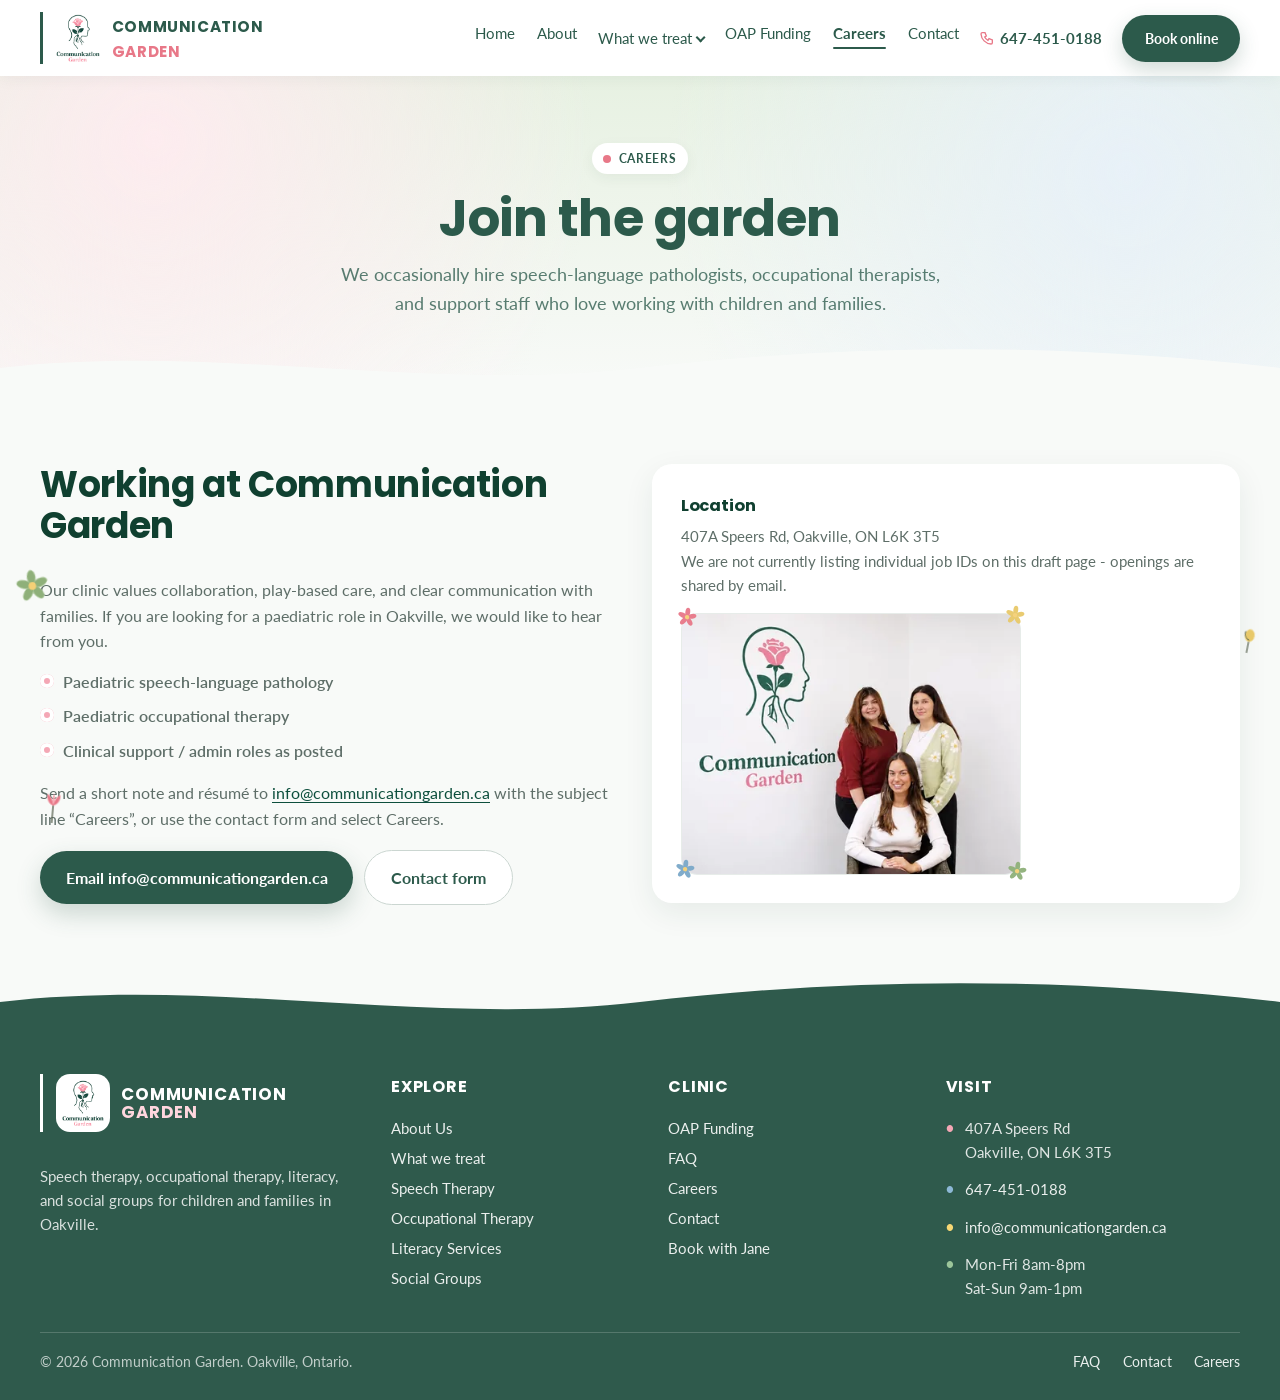
<file: careers/index.html>
<!DOCTYPE html>
<html lang="en-CA">
<head>
<meta charset="utf-8">
<meta name="viewport" content="width=device-width, initial-scale=1">
<title>Careers in Oakville | Communication Garden</title>
<meta name="description" content="Join Communication Garden in Oakville - careers for paediatric speech-language pathologists, occupational therapists, and clinic team members.">
<link rel="canonical" href="https://communicationgarden.ca/careers/">
<meta property="og:title" content="Careers in Oakville | Communication Garden">
<meta property="og:description" content="Join Communication Garden in Oakville - careers for paediatric speech-language pathologists, occupational therapists, and clinic team members.">
<meta property="og:type" content="website">
<meta property="og:url" content="https://communicationgarden.ca/careers/">
<meta property="og:image" content="https://communicationgarden.ca/assets/photo-hero.jpg">
<meta property="og:image:width" content="1600">
<meta property="og:image:height" content="1067">
<meta property="og:image:alt" content="Communication Garden clinic in Oakville">
<meta property="og:site_name" content="Communication Garden">
<meta property="og:locale" content="en_CA">
<meta name="twitter:card" content="summary_large_image">
<meta name="twitter:title" content="Careers in Oakville | Communication Garden">
<meta name="twitter:description" content="Join Communication Garden in Oakville - careers for paediatric speech-language pathologists, occupational therapists, and clinic team members.">
<meta name="twitter:image" content="https://communicationgarden.ca/assets/photo-hero.jpg">
<meta name="theme-color" content="#0D4F3D">
<link rel="icon" href="/assets/favicon.png" type="image/png" sizes="any">
<link rel="icon" href="/assets/favicon-32x32.png" type="image/png" sizes="32x32">
<link rel="icon" href="/assets/favicon-16x16.png" type="image/png" sizes="16x16">
<link rel="apple-touch-icon" href="/assets/apple-touch-icon.png" sizes="180x180">
<link rel="preconnect" href="https://fonts.googleapis.com">
<link rel="preconnect" href="https://fonts.gstatic.com" crossorigin>
<link href="https://fonts.googleapis.com/css2?family=Poppins:wght@600;700;800&family=Lato:wght@400;700;900&display=swap" rel="stylesheet">
<link rel="stylesheet" href="/styles.css">
<script type="application/ld+json">
{"@context":"https://schema.org","@type":["MedicalClinic","LocalBusiness"],"name":"Communication Garden","alternateName":"Communication Garden Oakville","description":"Paediatric speech therapy, occupational therapy, literacy support, and social groups in Oakville, Ontario.","url":"https://communicationgarden.ca/","telephone":"+1-647-451-0188","email":"info@communicationgarden.ca","image":"https://communicationgarden.ca/assets/logo.png","logo":"https://communicationgarden.ca/assets/logo.png","address":{"@type":"PostalAddress","streetAddress":"407A Speers Rd","addressLocality":"Oakville","addressRegion":"ON","postalCode":"L6K 3T5","addressCountry":"CA"},"geo":{"@type":"GeoCoordinates","latitude":43.43706,"longitude":-79.69803},"hasMap":"https://www.google.com/maps?q=407A+Speers+Rd,+Oakville,+ON+L6K+3T5","openingHoursSpecification":[{"@type":"OpeningHoursSpecification","dayOfWeek":["Monday","Tuesday","Wednesday","Thursday","Friday"],"opens":"08:00","closes":"20:00"},{"@type":"OpeningHoursSpecification","dayOfWeek":["Saturday","Sunday"],"opens":"09:00","closes":"13:00"}],"areaServed":[{"@type":"City","name":"Oakville"},{"@type":"City","name":"Burlington"},{"@type":"City","name":"Mississauga"},{"@type":"AdministrativeArea","name":"Halton"}],"sameAs":["https://communicationgarden.janeapp.com/","https://communicationgarden.janeapp.com/locations/communication-garden"],"medicalSpecialty":["Speech Pathology","Occupational Therapy"],"priceRange":"$$"}
</script>
</head>
<body>
<a class="skip" href="#main">Skip to content</a>
<header class="topbar">
  <div class="wrap topbar-inner">
    <a class="brand" href="/">
      <img src="/assets/logo.png" width="64" height="70" alt="Communication Garden logo">
      <span><span class="brand-name">Communication<br><em>Garden</em></span></span>
    </a>
        <nav class="nav-desktop" aria-label="Primary">
      <ul>
        <li><a href="/">Home</a></li>
        <li><a href="/about-us/">About</a></li>
        <li class="has-dropdown">
          <a href="/what-we-treat/" class="nav-dropdown-trigger" aria-haspopup="true" aria-expanded="false" id="nav-treat-trigger">What we treat <span class="nav-caret" aria-hidden="true"></span></a>
          <ul class="nav-dropdown" id="nav-treat-menu" aria-label="What we treat">
            <li class="nav-dropdown-overview"><a href="/what-we-treat/">What we treat</a></li>
            <li><a href="/speech-therapy/">Speech</a></li>
            <li><a href="/occupational-therapy/">OT</a></li>
            <li><a href="/literacy-services/">Literacy</a></li>
            <li><a href="/social-groups/">Social Groups</a></li>
          </ul>
        </li>
        <li><a href="/oap-funding/">OAP Funding</a></li>
        <li><a href="/careers/" aria-current="page">Careers</a></li>
        <li><a href="/contact/">Contact</a></li>
      </ul>
    </nav>
    <a class="nav-phone desktop-only" href="tel:+16474510188"><svg viewBox="0 0 24 24" aria-hidden="true"><path d="M5 4h4l2 5-2.5 1.5a11 11 0 0 0 5 5L15 13l5 2v4a2 2 0 0 1-2 2A16 16 0 0 1 3 6a2 2 0 0 1 2-2"/></svg>647-451-0188</a>
    <a class="nav-cta desktop-only" href="https://communicationgarden.janeapp.com/locations/communication-garden/book" target="_blank" rel="noopener">Book online</a>
    <button class="menu-toggle" type="button" aria-expanded="false" aria-controls="nav-drawer">Menu</button>
  </div>
    <div class="nav-drawer" id="nav-drawer">
    <div class="wrap">
      <ul>
        <li><a href="/">Home</a></li>
        <li><a href="/about-us/">About</a></li>
        <li class="nav-drawer-group">
          <a href="/what-we-treat/">What we treat</a>
          <ul class="nav-drawer-nested">
            <li class="nav-drawer-overview"><a href="/what-we-treat/">What we treat</a></li>
            <li><a href="/speech-therapy/">Speech</a></li>
            <li><a href="/occupational-therapy/">OT</a></li>
            <li><a href="/literacy-services/">Literacy</a></li>
            <li><a href="/social-groups/">Social Groups</a></li>
          </ul>
        </li>
        <li><a href="/oap-funding/">OAP Funding</a></li>
        <li><a href="/careers/" aria-current="page">Careers</a></li>
        <li><a href="/contact/">Contact</a></li>
      </ul>
      <a class="nav-cta" href="https://communicationgarden.janeapp.com/locations/communication-garden/book" target="_blank" rel="noopener">Book online</a>
    </div>
  </div>
</header>
<main id="main">

<section class="page-hero">
  <div class="wrap">
    <div class="eyebrow"><i></i> Careers</div>
    <h1>Join the garden</h1>
    <p class="lede">We occasionally hire speech-language pathologists, occupational therapists, and support staff who love working with children and families.</p>
  </div>
</section>
<section>
  <div class="wrap grid-2">
    <div class="prose">
      <h2>Working at Communication Garden</h2>
      <p>Our clinic values collaboration, play-based care, and clear communication with families. If you are looking for a paediatric role in Oakville, we would like to hear from you.</p>
      <ul class="list-check">
        <li>Paediatric speech-language pathology</li>
        <li>Paediatric occupational therapy</li>
        <li>Clinical support / admin roles as posted</li>
      </ul>
      <p>Send a short note and résumé to <a href="mailto:info@communicationgarden.ca">info@communicationgarden.ca</a> with the subject line “Careers”, or use the contact form and select Careers.</p>
      <div class="cta-row" style="margin-top:1.2rem">
        <a class="btn btn-primary" href="mailto:info@communicationgarden.ca?subject=Careers%20-%20Communication%20Garden">Email info@communicationgarden.ca</a>
        <a class="btn btn-ghost" href="/contact/">Contact form</a>
      </div>
    </div>
    <aside class="card">
      <h3>Location</h3>
      <p>407A Speers Rd, Oakville, ON L6K 3T5</p>
      <p>We are not currently listing individual job IDs on this draft page - openings are shared by email.</p>
      <div class="fun-photo fun-photo--side fun-photo--landscape" data-fun-photo>
        <div class="fun-photo-frame">
          <picture>
            <source
              type="image/webp"
              srcset="/assets/clinic-trio-420.webp 420w, /assets/clinic-trio-840.webp 840w"
              sizes="(max-width: 819px) 92vw, 400px">
            <img
              src="/assets/clinic-trio-840.jpg"
              srcset="/assets/clinic-trio-420.jpg 420w, /assets/clinic-trio-840.jpg 840w"
              sizes="(max-width: 819px) 92vw, 400px"
              width="840"
              height="647"
              alt="Communication Garden clinicians at the clinic"
              loading="lazy"
              decoding="async">
          </picture>
        </div>
      </div>
    </aside>
  </div>
</section>

</main>
<footer class="site-footer">
  <svg class="footer-wave" viewBox="0 0 1440 60" preserveAspectRatio="none" aria-hidden="true"><path d="M0 30 C 240 0, 480 60, 720 30 S 1200 0, 1440 30 V60 H0Z" fill="currentColor"/></svg>
  <div class="footer-inner">
  <div class="wrap footer-grid">
    <div class="footer-brand">
      <a href="/" class="footer-logo"><img src="/assets/logo.png" width="64" height="70" alt="Communication Garden logo" loading="lazy"><span>Communication<br><em>Garden</em></span></a>
      <p>Speech therapy, occupational therapy, literacy, and social groups for children and families in Oakville.</p>
    </div>
    <div>
      <h3>Explore</h3>
      <ul>
        <li><a href="/about-us/">About Us</a></li>
        <li><a href="/what-we-treat/">What we treat</a></li>
        <li><a href="/speech-therapy/">Speech Therapy</a></li>
        <li><a href="/occupational-therapy/">Occupational Therapy</a></li>
        <li><a href="/literacy-services/">Literacy Services</a></li>
        <li><a href="/social-groups/">Social Groups</a></li>
      </ul>
    </div>
    <div>
      <h3>Clinic</h3>
      <ul>
        <li><a href="/oap-funding/">OAP Funding</a></li>
        <li><a href="/speech-therapy-oakville-faq/">FAQ</a></li>
        <li><a href="/careers/">Careers</a></li>
        <li><a href="/contact/">Contact</a></li>
        <li><a href="https://communicationgarden.janeapp.com/locations/communication-garden/book" target="_blank" rel="noopener">Book with Jane</a></li>
      </ul>
    </div>
    <div>
      <h3>Visit</h3>
      <ul class="footer-contact">
        <li><span class="ci ci-pink" aria-hidden="true">●</span>407A Speers Rd<br>Oakville, ON L6K 3T5</li>
        <li><span class="ci ci-blue" aria-hidden="true">●</span><a href="tel:+16474510188">647-451-0188</a></li>
        <li><span class="ci ci-yellow" aria-hidden="true">●</span><a href="mailto:info@communicationgarden.ca">info@communicationgarden.ca</a></li>
        <li><span class="ci ci-green" aria-hidden="true">●</span>Mon-Fri 8am-8pm<br>Sat-Sun 9am-1pm</li>
      </ul>
    </div>
  </div>
  <div class="wrap legal">
    <p>© 2026 Communication Garden. Oakville, Ontario.</p>
    <p class="legal-links"><a href="/speech-therapy-oakville-faq/">FAQ</a><a href="/contact/">Contact</a><a href="/careers/">Careers</a></p>
  </div>
  </div>
</footer>
<script src="/site.js" defer></script>
</body>
</html>
</file>
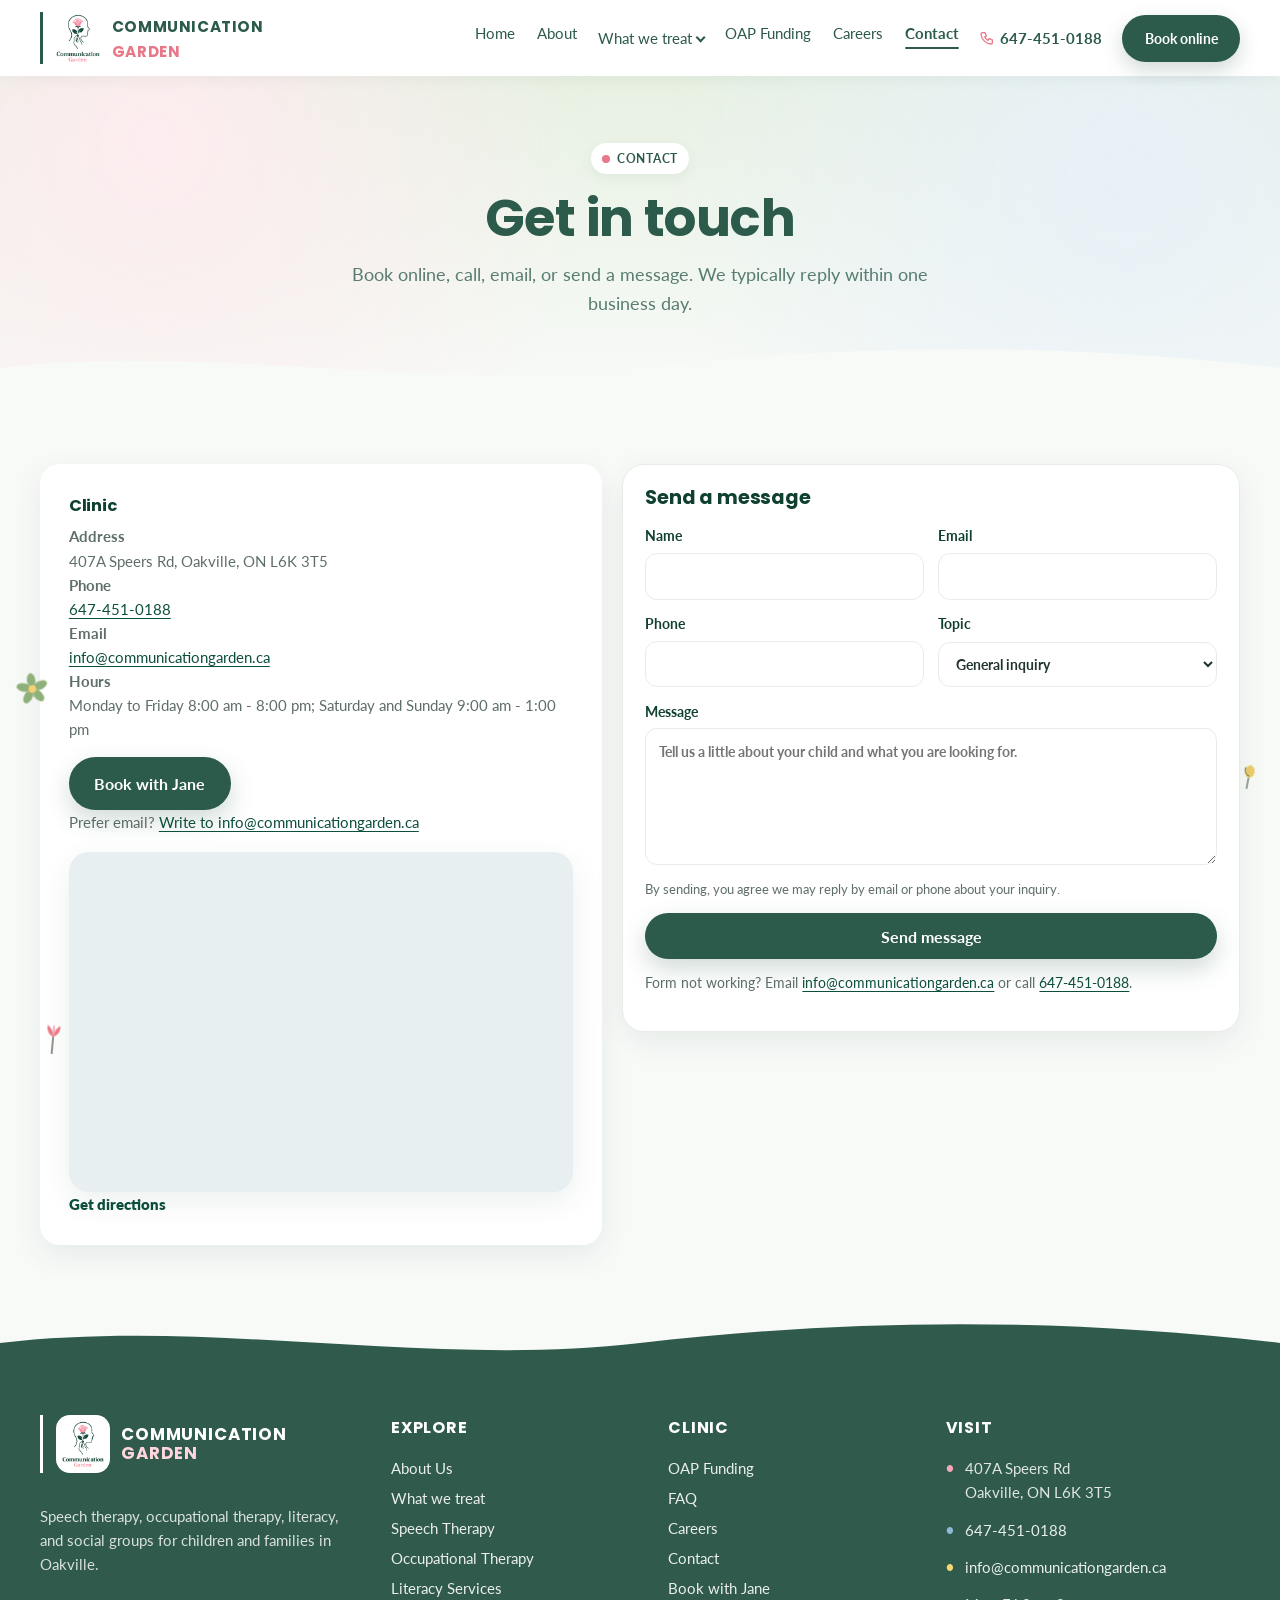
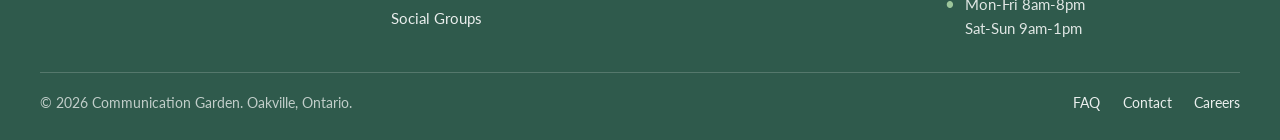
<file: contact/index.html>
<!DOCTYPE html>
<html lang="en-CA">
<head>
<meta charset="utf-8">
<meta name="viewport" content="width=device-width, initial-scale=1">
<title>Contact Us in Oakville | Communication Garden</title>
<meta name="description" content="Contact Communication Garden at 407A Speers Rd, Oakville ON L6K 3T5. Call 647-451-0188, email info@communicationgarden.ca, or book online with Jane.">
<link rel="canonical" href="https://communicationgarden.ca/contact/">
<meta property="og:title" content="Contact Us in Oakville | Communication Garden">
<meta property="og:description" content="Contact Communication Garden at 407A Speers Rd, Oakville ON L6K 3T5. Call 647-451-0188, email info@communicationgarden.ca, or book online with Jane.">
<meta property="og:type" content="website">
<meta property="og:url" content="https://communicationgarden.ca/contact/">
<meta property="og:image" content="https://communicationgarden.ca/assets/photo-hero.jpg">
<meta property="og:image:width" content="1600">
<meta property="og:image:height" content="1067">
<meta property="og:image:alt" content="Communication Garden clinic in Oakville">
<meta property="og:site_name" content="Communication Garden">
<meta property="og:locale" content="en_CA">
<meta name="twitter:card" content="summary_large_image">
<meta name="twitter:title" content="Contact Us in Oakville | Communication Garden">
<meta name="twitter:description" content="Contact Communication Garden at 407A Speers Rd, Oakville ON L6K 3T5. Call 647-451-0188, email info@communicationgarden.ca, or book online with Jane.">
<meta name="twitter:image" content="https://communicationgarden.ca/assets/photo-hero.jpg">
<meta name="theme-color" content="#0D4F3D">
<link rel="icon" href="/assets/favicon.png" type="image/png" sizes="any">
<link rel="icon" href="/assets/favicon-32x32.png" type="image/png" sizes="32x32">
<link rel="icon" href="/assets/favicon-16x16.png" type="image/png" sizes="16x16">
<link rel="apple-touch-icon" href="/assets/apple-touch-icon.png" sizes="180x180">
<link rel="preconnect" href="https://fonts.googleapis.com">
<link rel="preconnect" href="https://fonts.gstatic.com" crossorigin>
<link href="https://fonts.googleapis.com/css2?family=Poppins:wght@600;700;800&family=Lato:wght@400;700;900&display=swap" rel="stylesheet">
<link rel="stylesheet" href="/styles.css">
<script type="application/ld+json">
{"@context":"https://schema.org","@type":["MedicalClinic","LocalBusiness"],"name":"Communication Garden","alternateName":"Communication Garden Oakville","description":"Paediatric speech therapy, occupational therapy, literacy support, and social groups in Oakville, Ontario.","url":"https://communicationgarden.ca/","telephone":"+1-647-451-0188","email":"info@communicationgarden.ca","image":"https://communicationgarden.ca/assets/logo.png","logo":"https://communicationgarden.ca/assets/logo.png","address":{"@type":"PostalAddress","streetAddress":"407A Speers Rd","addressLocality":"Oakville","addressRegion":"ON","postalCode":"L6K 3T5","addressCountry":"CA"},"geo":{"@type":"GeoCoordinates","latitude":43.43706,"longitude":-79.69803},"hasMap":"https://www.google.com/maps?q=407A+Speers+Rd,+Oakville,+ON+L6K+3T5","openingHoursSpecification":[{"@type":"OpeningHoursSpecification","dayOfWeek":["Monday","Tuesday","Wednesday","Thursday","Friday"],"opens":"08:00","closes":"20:00"},{"@type":"OpeningHoursSpecification","dayOfWeek":["Saturday","Sunday"],"opens":"09:00","closes":"13:00"}],"areaServed":[{"@type":"City","name":"Oakville"},{"@type":"City","name":"Burlington"},{"@type":"City","name":"Mississauga"},{"@type":"AdministrativeArea","name":"Halton"}],"sameAs":["https://communicationgarden.janeapp.com/","https://communicationgarden.janeapp.com/locations/communication-garden"],"medicalSpecialty":["Speech Pathology","Occupational Therapy"],"priceRange":"$$"}
</script>
</head>
<body>
<a class="skip" href="#main">Skip to content</a>
<header class="topbar">
  <div class="wrap topbar-inner">
    <a class="brand" href="/">
      <img src="/assets/logo.png" width="64" height="70" alt="Communication Garden logo">
      <span><span class="brand-name">Communication<br><em>Garden</em></span></span>
    </a>
        <nav class="nav-desktop" aria-label="Primary">
      <ul>
        <li><a href="/">Home</a></li>
        <li><a href="/about-us/">About</a></li>
        <li class="has-dropdown">
          <a href="/what-we-treat/" class="nav-dropdown-trigger" aria-haspopup="true" aria-expanded="false" id="nav-treat-trigger">What we treat <span class="nav-caret" aria-hidden="true"></span></a>
          <ul class="nav-dropdown" id="nav-treat-menu" aria-label="What we treat">
            <li class="nav-dropdown-overview"><a href="/what-we-treat/">What we treat</a></li>
            <li><a href="/speech-therapy/">Speech</a></li>
            <li><a href="/occupational-therapy/">OT</a></li>
            <li><a href="/literacy-services/">Literacy</a></li>
            <li><a href="/social-groups/">Social Groups</a></li>
          </ul>
        </li>
        <li><a href="/oap-funding/">OAP Funding</a></li>
        <li><a href="/careers/">Careers</a></li>
        <li><a href="/contact/" aria-current="page">Contact</a></li>
      </ul>
    </nav>
    <a class="nav-phone desktop-only" href="tel:+16474510188"><svg viewBox="0 0 24 24" aria-hidden="true"><path d="M5 4h4l2 5-2.5 1.5a11 11 0 0 0 5 5L15 13l5 2v4a2 2 0 0 1-2 2A16 16 0 0 1 3 6a2 2 0 0 1 2-2"/></svg>647-451-0188</a>
    <a class="nav-cta desktop-only" href="https://communicationgarden.janeapp.com/locations/communication-garden/book" target="_blank" rel="noopener">Book online</a>
    <button class="menu-toggle" type="button" aria-expanded="false" aria-controls="nav-drawer">Menu</button>
  </div>
    <div class="nav-drawer" id="nav-drawer">
    <div class="wrap">
      <ul>
        <li><a href="/">Home</a></li>
        <li><a href="/about-us/">About</a></li>
        <li class="nav-drawer-group">
          <a href="/what-we-treat/">What we treat</a>
          <ul class="nav-drawer-nested">
            <li class="nav-drawer-overview"><a href="/what-we-treat/">What we treat</a></li>
            <li><a href="/speech-therapy/">Speech</a></li>
            <li><a href="/occupational-therapy/">OT</a></li>
            <li><a href="/literacy-services/">Literacy</a></li>
            <li><a href="/social-groups/">Social Groups</a></li>
          </ul>
        </li>
        <li><a href="/oap-funding/">OAP Funding</a></li>
        <li><a href="/careers/">Careers</a></li>
        <li><a href="/contact/" aria-current="page">Contact</a></li>
      </ul>
      <a class="nav-cta" href="https://communicationgarden.janeapp.com/locations/communication-garden/book" target="_blank" rel="noopener">Book online</a>
    </div>
  </div>
</header>
<main id="main">

<section class="page-hero">
  <div class="wrap">
    <div class="eyebrow"><i></i> Contact</div>
    <h1>Get in touch</h1>
    <p class="lede">Book online, call, email, or send a message. We typically reply within one business day.</p>
  </div>
</section>
<section>
  <div class="wrap contact-grid">
    <aside class="card">
      <h3>Clinic</h3>
      <p><strong>Address</strong><br>407A Speers Rd, Oakville, ON L6K 3T5</p>
      <p><strong>Phone</strong><br><a href="tel:+16474510188">647-451-0188</a></p>
      <p><strong>Email</strong><br><a href="mailto:info@communicationgarden.ca">info@communicationgarden.ca</a></p>
      <p><strong>Hours</strong><br>Monday to Friday 8:00 am - 8:00 pm; Saturday and Sunday 9:00 am - 1:00 pm</p>
      <p style="margin-top:1rem"><a class="btn btn-primary" href="https://communicationgarden.janeapp.com/locations/communication-garden/book" target="_blank" rel="noopener">Book with Jane</a></p>
      <p class="fallback-links">Prefer email? <a href="mailto:info@communicationgarden.ca?subject=Inquiry%20from%20website">Write to info@communicationgarden.ca</a></p>
      <div class="map-frame map-frame--contact" role="presentation">
        <iframe
          title="Map of Communication Garden at 407A Speers Rd, Oakville"
          src="https://www.google.com/maps?q=407A+Speers+Rd,+Oakville,+ON+L6K+3T5&amp;output=embed"
          loading="lazy"
          referrerpolicy="no-referrer-when-downgrade"
          allowfullscreen=""
          ></iframe>
      </div>
      <p class="map-directions"><a href="https://www.google.com/maps/dir/?api=1&amp;destination=407A+Speers+Rd+Oakville+ON+L6K+3T5" target="_blank" rel="noopener">Get directions</a></p>
    </aside>
    <div class="form-card">
      <h2 style="margin:0 0 1rem;font-size:1.2rem;color:var(--forest-deep)">Send a message</h2>
      <div id="form-status" class="form-status" role="status" aria-live="polite"></div>
      <form id="contact-form" class="form" action="https://api.web3forms.com/submit" method="POST">
        <!-- Web3Forms access key (public by design) -->
        <input type="hidden" name="access_key" value="26e59d9e-650d-44d5-a8c8-3b544e1e1b78">
        <input type="hidden" name="subject" value="Communication Garden website inquiry">
        <input type="hidden" name="from_name" value="Communication Garden site">
        <input type="checkbox" name="botcheck" class="honeypot" tabindex="-1" autocomplete="off">
        <div class="form-row">
          <label>Name<input type="text" name="name" required autocomplete="name"></label>
          <label>Email<input type="email" name="email" required autocomplete="email"></label>
        </div>
        <div class="form-row">
          <label>Phone<input type="tel" name="phone" autocomplete="tel"></label>
          <label>Topic
            <select name="topic">
              <option value="General inquiry">General inquiry</option>
              <option value="Speech therapy">Speech therapy</option>
              <option value="Occupational therapy">Occupational therapy</option>
              <option value="Literacy">Literacy</option>
              <option value="Social groups">Social groups</option>
              <option value="OAP funding">OAP funding</option>
              <option value="Careers">Careers</option>
            </select>
          </label>
        </div>
        <label>Message<textarea name="message" rows="5" required placeholder="Tell us a little about your child and what you are looking for."></textarea></label>
        <p class="form-note">By sending, you agree we may reply by email or phone about your inquiry.</p>
        <button class="btn btn-primary" type="submit">Send message</button>
      </form>
      <p class="fallback-links">Form not working? Email <a href="mailto:info@communicationgarden.ca">info@communicationgarden.ca</a> or call <a href="tel:+16474510188">647-451-0188</a>.</p>
    </div>
  </div>
</section>

</main>
<footer class="site-footer">
  <svg class="footer-wave" viewBox="0 0 1440 60" preserveAspectRatio="none" aria-hidden="true"><path d="M0 30 C 240 0, 480 60, 720 30 S 1200 0, 1440 30 V60 H0Z" fill="currentColor"/></svg>
  <div class="footer-inner">
  <div class="wrap footer-grid">
    <div class="footer-brand">
      <a href="/" class="footer-logo"><img src="/assets/logo.png" width="64" height="70" alt="Communication Garden logo" loading="lazy"><span>Communication<br><em>Garden</em></span></a>
      <p>Speech therapy, occupational therapy, literacy, and social groups for children and families in Oakville.</p>
    </div>
    <div>
      <h3>Explore</h3>
      <ul>
        <li><a href="/about-us/">About Us</a></li>
        <li><a href="/what-we-treat/">What we treat</a></li>
        <li><a href="/speech-therapy/">Speech Therapy</a></li>
        <li><a href="/occupational-therapy/">Occupational Therapy</a></li>
        <li><a href="/literacy-services/">Literacy Services</a></li>
        <li><a href="/social-groups/">Social Groups</a></li>
      </ul>
    </div>
    <div>
      <h3>Clinic</h3>
      <ul>
        <li><a href="/oap-funding/">OAP Funding</a></li>
        <li><a href="/speech-therapy-oakville-faq/">FAQ</a></li>
        <li><a href="/careers/">Careers</a></li>
        <li><a href="/contact/">Contact</a></li>
        <li><a href="https://communicationgarden.janeapp.com/locations/communication-garden/book" target="_blank" rel="noopener">Book with Jane</a></li>
      </ul>
    </div>
    <div>
      <h3>Visit</h3>
      <ul class="footer-contact">
        <li><span class="ci ci-pink" aria-hidden="true">●</span>407A Speers Rd<br>Oakville, ON L6K 3T5</li>
        <li><span class="ci ci-blue" aria-hidden="true">●</span><a href="tel:+16474510188">647-451-0188</a></li>
        <li><span class="ci ci-yellow" aria-hidden="true">●</span><a href="mailto:info@communicationgarden.ca">info@communicationgarden.ca</a></li>
        <li><span class="ci ci-green" aria-hidden="true">●</span>Mon-Fri 8am-8pm<br>Sat-Sun 9am-1pm</li>
      </ul>
    </div>
  </div>
  <div class="wrap legal">
    <p>© 2026 Communication Garden. Oakville, Ontario.</p>
    <p class="legal-links"><a href="/speech-therapy-oakville-faq/">FAQ</a><a href="/contact/">Contact</a><a href="/careers/">Careers</a></p>
  </div>
  </div>
</footer>
<script src="/site.js" defer></script>
</body>
</html>
</file>
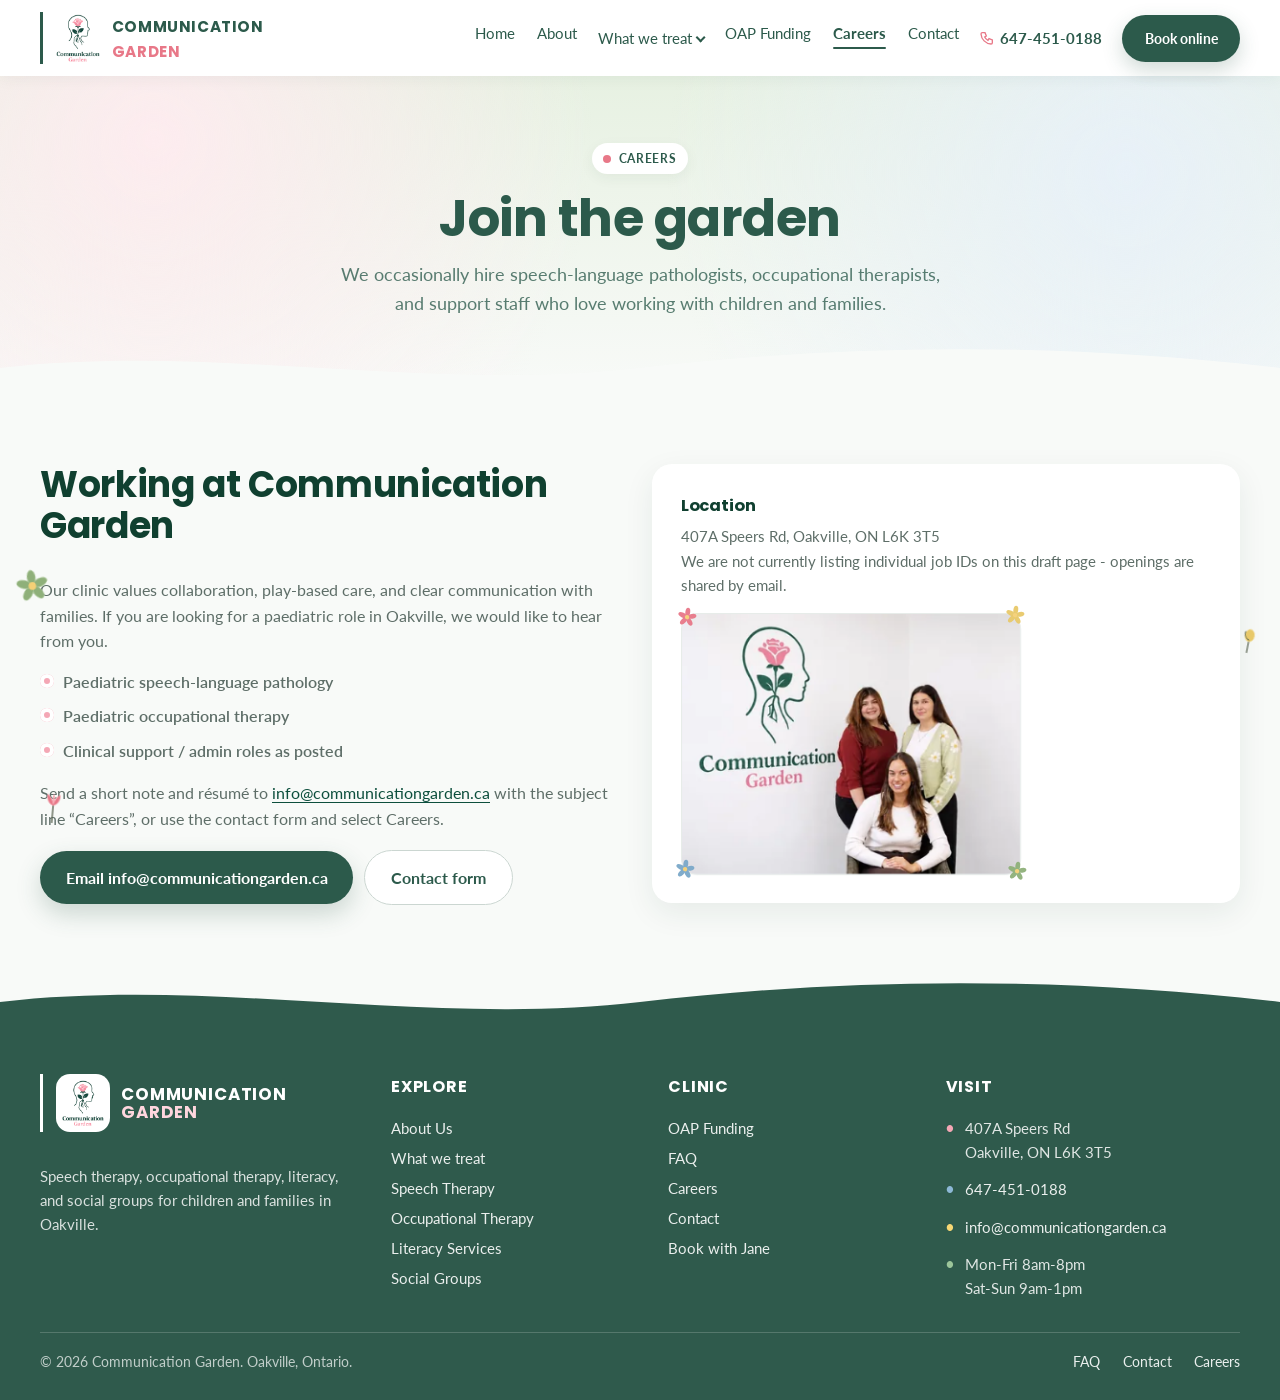
<file: general-1/index.html>
<!DOCTYPE html>
<html lang="en-CA">
<head>
<meta charset="utf-8">
<meta name="viewport" content="width=device-width, initial-scale=1">
<meta http-equiv="refresh" content="0;url=/careers/">
<meta name="robots" content="noindex, follow">
<link rel="canonical" href="https://communicationgarden.ca/careers/">
<title>Redirecting to Careers | Communication Garden</title>
<script>location.replace("/careers/");</script>
</head>
<body>
<p>This page has moved. Redirecting to <a href="/careers/">/careers/</a>…</p>
</body>
</html>
</file>
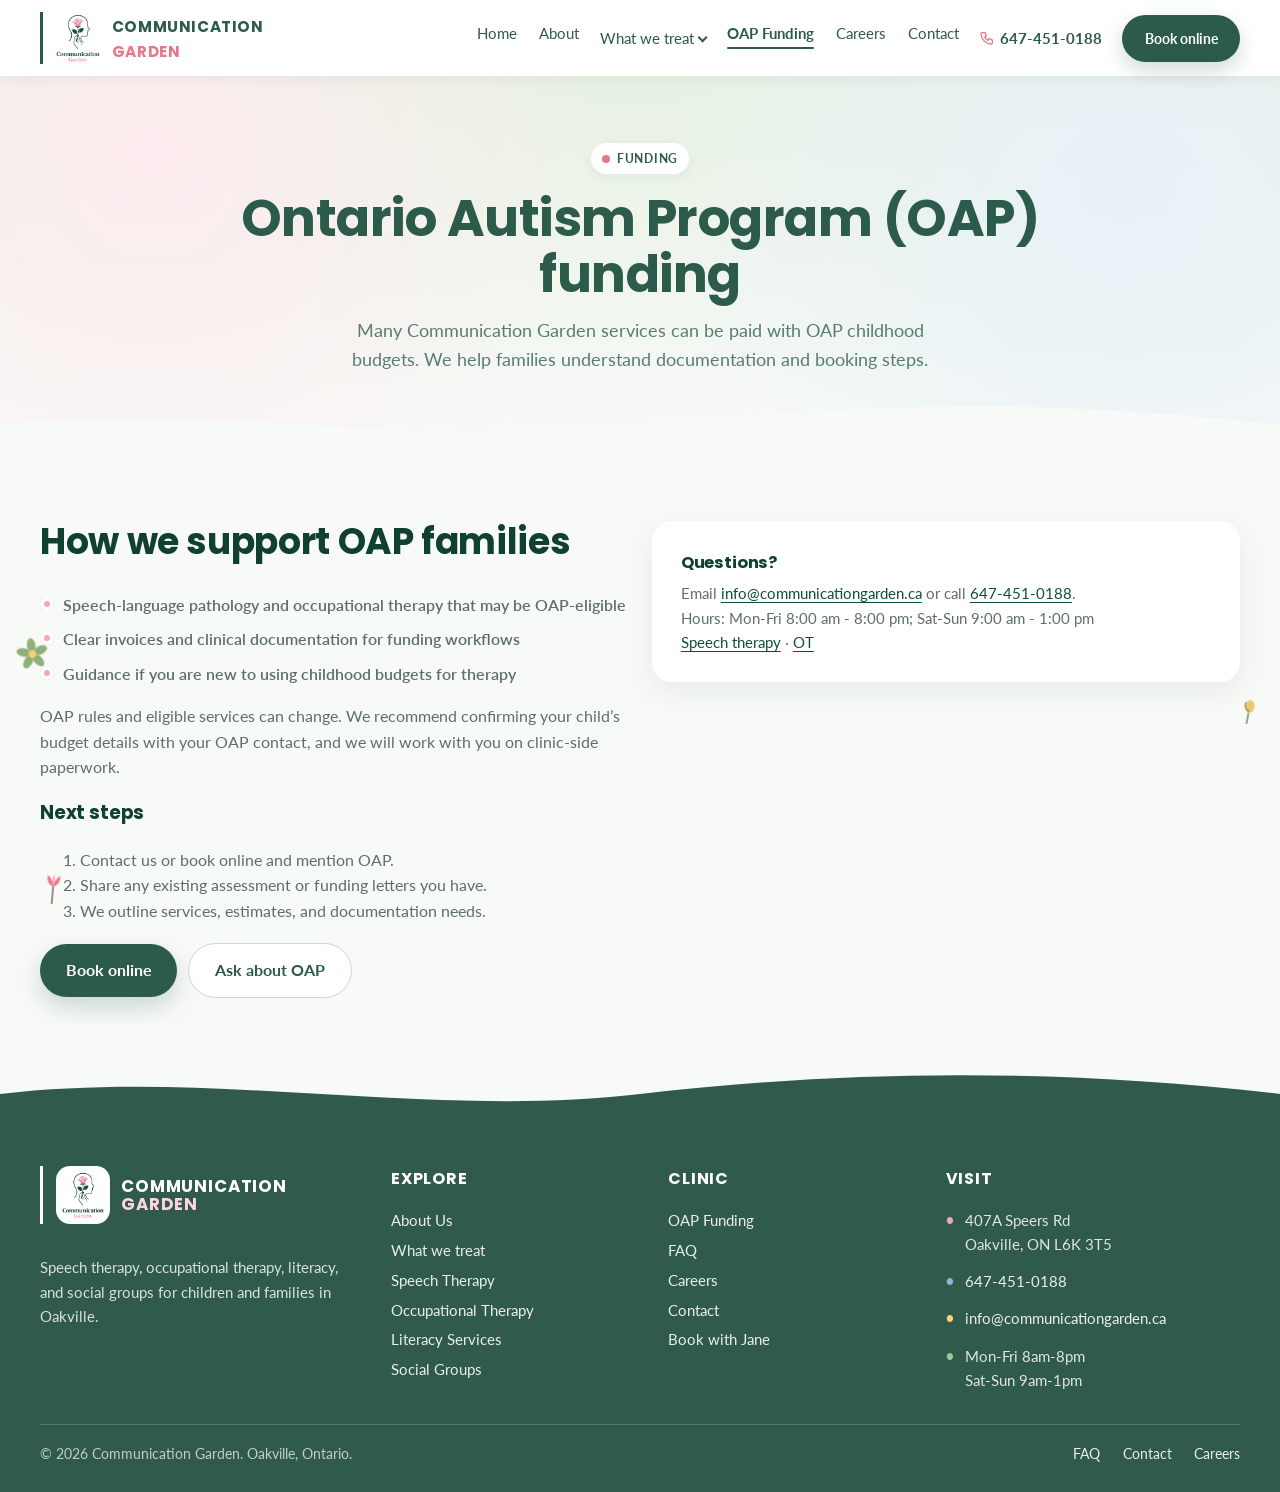
<file: general-8/index.html>
<!DOCTYPE html>
<html lang="en-CA">
<head>
<meta charset="utf-8">
<meta name="viewport" content="width=device-width, initial-scale=1">
<meta http-equiv="refresh" content="0;url=/oap-funding/">
<meta name="robots" content="noindex, follow">
<link rel="canonical" href="https://communicationgarden.ca/oap-funding/">
<title>Redirecting to Oap Funding | Communication Garden</title>
<script>location.replace("/oap-funding/");</script>
</head>
<body>
<p>This page has moved. Redirecting to <a href="/oap-funding/">/oap-funding/</a>…</p>
</body>
</html>
</file>
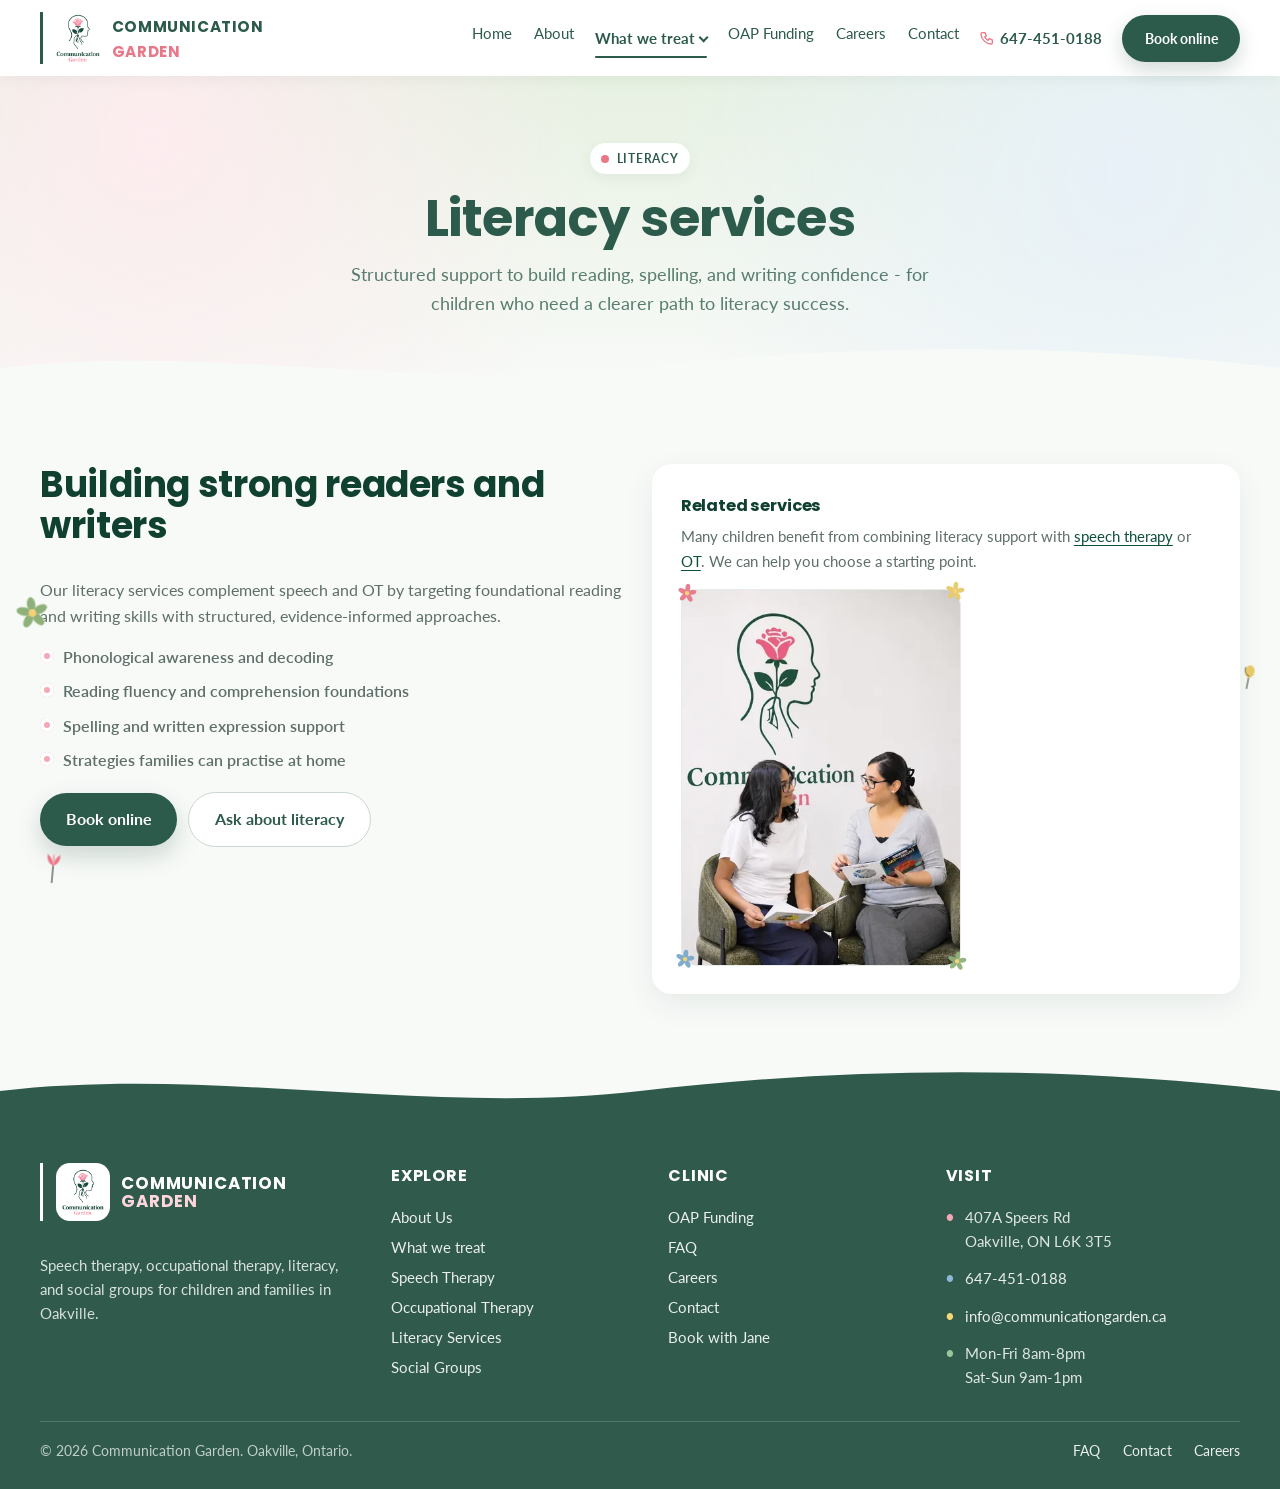
<file: literacy-services/index.html>
<!DOCTYPE html>
<html lang="en-CA">
<head>
<meta charset="utf-8">
<meta name="viewport" content="width=device-width, initial-scale=1">
<title>Literacy Services in Oakville | Communication Garden</title>
<meta name="description" content="Literacy support in Oakville for reading, spelling, and writing. Structured, child-friendly sessions at Communication Garden on Speers Road.">
<link rel="canonical" href="https://communicationgarden.ca/literacy-services/">
<meta property="og:title" content="Literacy Services in Oakville | Communication Garden">
<meta property="og:description" content="Literacy support in Oakville for reading, spelling, and writing. Structured, child-friendly sessions at Communication Garden on Speers Road.">
<meta property="og:type" content="website">
<meta property="og:url" content="https://communicationgarden.ca/literacy-services/">
<meta property="og:image" content="https://communicationgarden.ca/assets/photo-hero.jpg">
<meta property="og:image:width" content="1600">
<meta property="og:image:height" content="1067">
<meta property="og:image:alt" content="Communication Garden clinic in Oakville">
<meta property="og:site_name" content="Communication Garden">
<meta property="og:locale" content="en_CA">
<meta name="twitter:card" content="summary_large_image">
<meta name="twitter:title" content="Literacy Services in Oakville | Communication Garden">
<meta name="twitter:description" content="Literacy support in Oakville for reading, spelling, and writing. Structured, child-friendly sessions at Communication Garden on Speers Road.">
<meta name="twitter:image" content="https://communicationgarden.ca/assets/photo-hero.jpg">
<meta name="theme-color" content="#0D4F3D">
<link rel="icon" href="/assets/favicon.png" type="image/png" sizes="any">
<link rel="icon" href="/assets/favicon-32x32.png" type="image/png" sizes="32x32">
<link rel="icon" href="/assets/favicon-16x16.png" type="image/png" sizes="16x16">
<link rel="apple-touch-icon" href="/assets/apple-touch-icon.png" sizes="180x180">
<link rel="preconnect" href="https://fonts.googleapis.com">
<link rel="preconnect" href="https://fonts.gstatic.com" crossorigin>
<link href="https://fonts.googleapis.com/css2?family=Poppins:wght@600;700;800&family=Lato:wght@400;700;900&display=swap" rel="stylesheet">
<link rel="stylesheet" href="/styles.css">
<script type="application/ld+json">
{"@context":"https://schema.org","@type":["MedicalClinic","LocalBusiness"],"name":"Communication Garden","alternateName":"Communication Garden Oakville","description":"Paediatric speech therapy, occupational therapy, literacy support, and social groups in Oakville, Ontario.","url":"https://communicationgarden.ca/","telephone":"+1-647-451-0188","email":"info@communicationgarden.ca","image":"https://communicationgarden.ca/assets/logo.png","logo":"https://communicationgarden.ca/assets/logo.png","address":{"@type":"PostalAddress","streetAddress":"407A Speers Rd","addressLocality":"Oakville","addressRegion":"ON","postalCode":"L6K 3T5","addressCountry":"CA"},"geo":{"@type":"GeoCoordinates","latitude":43.43706,"longitude":-79.69803},"hasMap":"https://www.google.com/maps?q=407A+Speers+Rd,+Oakville,+ON+L6K+3T5","openingHoursSpecification":[{"@type":"OpeningHoursSpecification","dayOfWeek":["Monday","Tuesday","Wednesday","Thursday","Friday"],"opens":"08:00","closes":"20:00"},{"@type":"OpeningHoursSpecification","dayOfWeek":["Saturday","Sunday"],"opens":"09:00","closes":"13:00"}],"areaServed":[{"@type":"City","name":"Oakville"},{"@type":"City","name":"Burlington"},{"@type":"City","name":"Mississauga"},{"@type":"AdministrativeArea","name":"Halton"}],"sameAs":["https://communicationgarden.janeapp.com/","https://communicationgarden.janeapp.com/locations/communication-garden"],"medicalSpecialty":["Speech Pathology","Occupational Therapy"],"priceRange":"$$"}
</script>
</head>
<body>
<a class="skip" href="#main">Skip to content</a>
<header class="topbar">
  <div class="wrap topbar-inner">
    <a class="brand" href="/">
      <img src="/assets/logo.png" width="64" height="70" alt="Communication Garden logo">
      <span><span class="brand-name">Communication<br><em>Garden</em></span></span>
    </a>
        <nav class="nav-desktop" aria-label="Primary">
      <ul>
        <li><a href="/">Home</a></li>
        <li><a href="/about-us/">About</a></li>
        <li class="has-dropdown">
          <a href="/what-we-treat/" class="nav-dropdown-trigger" aria-haspopup="true" aria-expanded="false" id="nav-treat-trigger" aria-current="page">What we treat <span class="nav-caret" aria-hidden="true"></span></a>
          <ul class="nav-dropdown" id="nav-treat-menu" aria-label="What we treat">
<li class="nav-dropdown-overview"><a href="/what-we-treat/">What we treat</a></li>
                        <li><a href="/speech-therapy/">Speech</a></li>
            <li><a href="/occupational-therapy/">OT</a></li>
            <li><a href="/literacy-services/" aria-current="page">Literacy</a></li>
            <li><a href="/social-groups/">Social Groups</a></li>
          </ul>
        </li>
        <li><a href="/oap-funding/">OAP Funding</a></li>
        <li><a href="/careers/">Careers</a></li>
        <li><a href="/contact/">Contact</a></li>
      </ul>
    </nav>
    <a class="nav-phone desktop-only" href="tel:+16474510188"><svg viewBox="0 0 24 24" aria-hidden="true"><path d="M5 4h4l2 5-2.5 1.5a11 11 0 0 0 5 5L15 13l5 2v4a2 2 0 0 1-2 2A16 16 0 0 1 3 6a2 2 0 0 1 2-2"/></svg>647-451-0188</a>
    <a class="nav-cta desktop-only" href="https://communicationgarden.janeapp.com/locations/communication-garden/book" target="_blank" rel="noopener">Book online</a>
    <button class="menu-toggle" type="button" aria-expanded="false" aria-controls="nav-drawer">Menu</button>
  </div>
    <div class="nav-drawer" id="nav-drawer">
    <div class="wrap">
      <ul>
        <li><a href="/">Home</a></li>
        <li><a href="/about-us/">About</a></li>
        <li class="nav-drawer-group">
          <a href="/what-we-treat/" aria-current="page">What we treat</a>
          <ul class="nav-drawer-nested">
<li class="nav-drawer-overview"><a href="/what-we-treat/">What we treat</a></li>
                        <li><a href="/speech-therapy/">Speech</a></li>
            <li><a href="/occupational-therapy/">OT</a></li>
            <li><a href="/literacy-services/" aria-current="page">Literacy</a></li>
            <li><a href="/social-groups/">Social Groups</a></li>
          </ul>
        </li>
        <li><a href="/oap-funding/">OAP Funding</a></li>
        <li><a href="/careers/">Careers</a></li>
        <li><a href="/contact/">Contact</a></li>
      </ul>
      <a class="nav-cta" href="https://communicationgarden.janeapp.com/locations/communication-garden/book" target="_blank" rel="noopener">Book online</a>
    </div>
  </div>
</header>
<main id="main">

<section class="page-hero">
  <div class="wrap">
    <div class="eyebrow"><i></i> Literacy</div>
    <h1>Literacy services</h1>
    <p class="lede">Structured support to build reading, spelling, and writing confidence - for children who need a clearer path to literacy success.</p>
  </div>
</section>
<section>
  <div class="wrap grid-2">
    <div class="prose">
      <h2>Building strong readers and writers</h2>
      <p>Our literacy services complement speech and OT by targeting foundational reading and writing skills with structured, evidence-informed approaches.</p>
      <ul class="list-check">
        <li>Phonological awareness and decoding</li>
        <li>Reading fluency and comprehension foundations</li>
        <li>Spelling and written expression support</li>
        <li>Strategies families can practise at home</li>
      </ul>
      <div class="cta-row" style="margin-top:1.2rem">
        <a class="btn btn-primary" href="https://communicationgarden.janeapp.com/locations/communication-garden/book" target="_blank" rel="noopener">Book online</a>
        <a class="btn btn-ghost" href="/contact/">Ask about literacy</a>
      </div>
    </div>
    <aside class="card">
      <h3>Related services</h3>
      <p>Many children benefit from combining literacy support with <a href="/speech-therapy/">speech therapy</a> or <a href="/occupational-therapy/">OT</a>. We can help you choose a starting point.</p>
      <div class="fun-photo fun-photo--side fun-photo--portrait" data-fun-photo>
        <div class="fun-photo-frame">
          <picture>
            <source
              type="image/webp"
              srcset="/assets/reading-duo-420.webp 420w, /assets/reading-duo-840.webp 840w"
              sizes="(max-width: 819px) 92vw, 280px">
            <img
              src="/assets/reading-duo-840.jpg"
              srcset="/assets/reading-duo-420.jpg 420w, /assets/reading-duo-840.jpg 840w"
              sizes="(max-width: 819px) 92vw, 280px"
              width="840"
              height="1132"
              alt="Communication Garden clinicians reading picture books together"
              loading="lazy"
              decoding="async">
          </picture>
        </div>
      </div>
    </aside>
  </div>
</section>

</main>
<footer class="site-footer">
  <svg class="footer-wave" viewBox="0 0 1440 60" preserveAspectRatio="none" aria-hidden="true"><path d="M0 30 C 240 0, 480 60, 720 30 S 1200 0, 1440 30 V60 H0Z" fill="currentColor"/></svg>
  <div class="footer-inner">
  <div class="wrap footer-grid">
    <div class="footer-brand">
      <a href="/" class="footer-logo"><img src="/assets/logo.png" width="64" height="70" alt="Communication Garden logo" loading="lazy"><span>Communication<br><em>Garden</em></span></a>
      <p>Speech therapy, occupational therapy, literacy, and social groups for children and families in Oakville.</p>
    </div>
    <div>
      <h3>Explore</h3>
      <ul>
        <li><a href="/about-us/">About Us</a></li>
        <li><a href="/what-we-treat/">What we treat</a></li>
        <li><a href="/speech-therapy/">Speech Therapy</a></li>
        <li><a href="/occupational-therapy/">Occupational Therapy</a></li>
        <li><a href="/literacy-services/">Literacy Services</a></li>
        <li><a href="/social-groups/">Social Groups</a></li>
      </ul>
    </div>
    <div>
      <h3>Clinic</h3>
      <ul>
        <li><a href="/oap-funding/">OAP Funding</a></li>
        <li><a href="/speech-therapy-oakville-faq/">FAQ</a></li>
        <li><a href="/careers/">Careers</a></li>
        <li><a href="/contact/">Contact</a></li>
        <li><a href="https://communicationgarden.janeapp.com/locations/communication-garden/book" target="_blank" rel="noopener">Book with Jane</a></li>
      </ul>
    </div>
    <div>
      <h3>Visit</h3>
      <ul class="footer-contact">
        <li><span class="ci ci-pink" aria-hidden="true">●</span>407A Speers Rd<br>Oakville, ON L6K 3T5</li>
        <li><span class="ci ci-blue" aria-hidden="true">●</span><a href="tel:+16474510188">647-451-0188</a></li>
        <li><span class="ci ci-yellow" aria-hidden="true">●</span><a href="mailto:info@communicationgarden.ca">info@communicationgarden.ca</a></li>
        <li><span class="ci ci-green" aria-hidden="true">●</span>Mon-Fri 8am-8pm<br>Sat-Sun 9am-1pm</li>
      </ul>
    </div>
  </div>
  <div class="wrap legal">
    <p>© 2026 Communication Garden. Oakville, Ontario.</p>
    <p class="legal-links"><a href="/speech-therapy-oakville-faq/">FAQ</a><a href="/contact/">Contact</a><a href="/careers/">Careers</a></p>
  </div>
  </div>
</footer>
<script src="/site.js" defer></script>
</body>
</html>
</file>
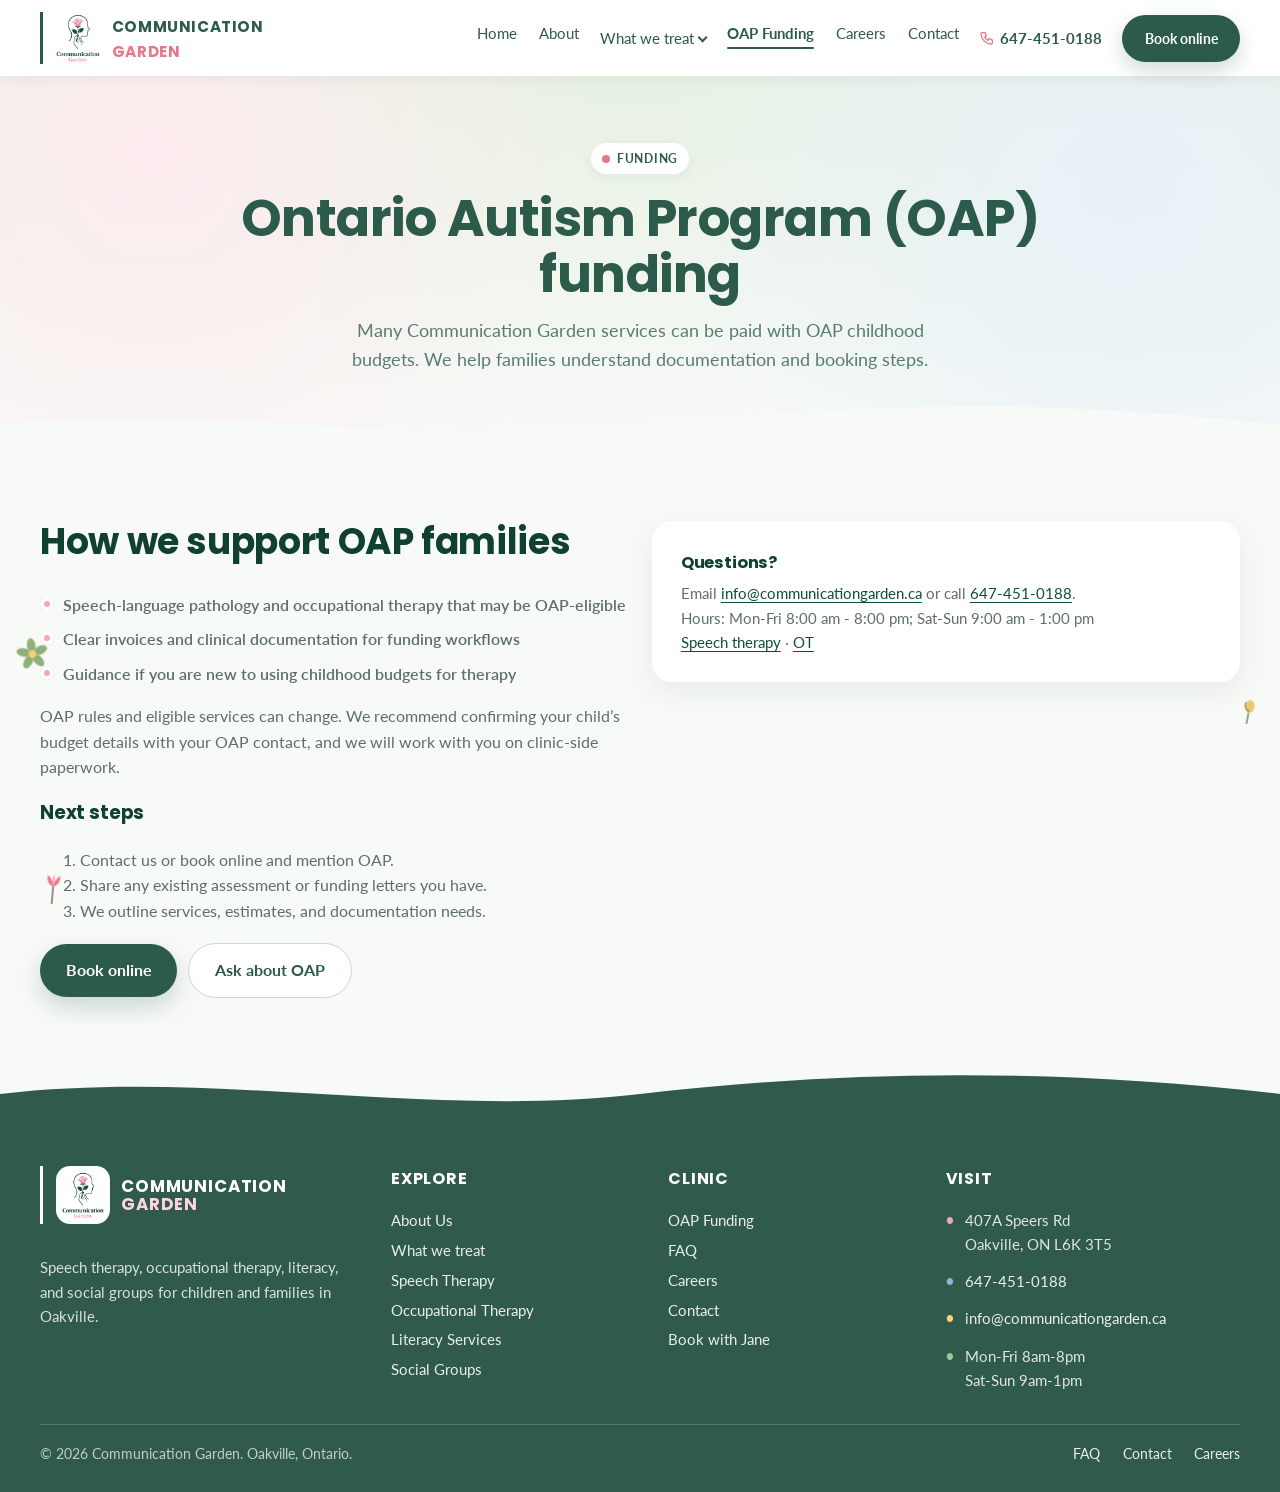
<file: oap-funding/index.html>
<!DOCTYPE html>
<html lang="en-CA">
<head>
<meta charset="utf-8">
<meta name="viewport" content="width=device-width, initial-scale=1">
<title>OAP Funding Oakville | Communication Garden</title>
<meta name="description" content="Use Ontario Autism Program (OAP) funding for speech therapy and occupational therapy at Communication Garden in Oakville. Ask us how childhood budgets work.">
<link rel="canonical" href="https://communicationgarden.ca/oap-funding/">
<meta property="og:title" content="OAP Funding Oakville | Communication Garden">
<meta property="og:description" content="Use Ontario Autism Program (OAP) funding for speech therapy and occupational therapy at Communication Garden in Oakville. Ask us how childhood budgets work.">
<meta property="og:type" content="website">
<meta property="og:url" content="https://communicationgarden.ca/oap-funding/">
<meta property="og:image" content="https://communicationgarden.ca/assets/photo-hero.jpg">
<meta property="og:image:width" content="1600">
<meta property="og:image:height" content="1067">
<meta property="og:image:alt" content="Communication Garden clinic in Oakville">
<meta property="og:site_name" content="Communication Garden">
<meta property="og:locale" content="en_CA">
<meta name="twitter:card" content="summary_large_image">
<meta name="twitter:title" content="OAP Funding Oakville | Communication Garden">
<meta name="twitter:description" content="Use Ontario Autism Program (OAP) funding for speech therapy and occupational therapy at Communication Garden in Oakville. Ask us how childhood budgets work.">
<meta name="twitter:image" content="https://communicationgarden.ca/assets/photo-hero.jpg">
<meta name="theme-color" content="#0D4F3D">
<link rel="icon" href="/assets/favicon.png" type="image/png" sizes="any">
<link rel="icon" href="/assets/favicon-32x32.png" type="image/png" sizes="32x32">
<link rel="icon" href="/assets/favicon-16x16.png" type="image/png" sizes="16x16">
<link rel="apple-touch-icon" href="/assets/apple-touch-icon.png" sizes="180x180">
<link rel="preconnect" href="https://fonts.googleapis.com">
<link rel="preconnect" href="https://fonts.gstatic.com" crossorigin>
<link href="https://fonts.googleapis.com/css2?family=Poppins:wght@600;700;800&family=Lato:wght@400;700;900&display=swap" rel="stylesheet">
<link rel="stylesheet" href="/styles.css">
<script type="application/ld+json">
{"@context":"https://schema.org","@type":["MedicalClinic","LocalBusiness"],"name":"Communication Garden","alternateName":"Communication Garden Oakville","description":"Paediatric speech therapy, occupational therapy, literacy support, and social groups in Oakville, Ontario.","url":"https://communicationgarden.ca/","telephone":"+1-647-451-0188","email":"info@communicationgarden.ca","image":"https://communicationgarden.ca/assets/logo.png","logo":"https://communicationgarden.ca/assets/logo.png","address":{"@type":"PostalAddress","streetAddress":"407A Speers Rd","addressLocality":"Oakville","addressRegion":"ON","postalCode":"L6K 3T5","addressCountry":"CA"},"geo":{"@type":"GeoCoordinates","latitude":43.43706,"longitude":-79.69803},"hasMap":"https://www.google.com/maps?q=407A+Speers+Rd,+Oakville,+ON+L6K+3T5","openingHoursSpecification":[{"@type":"OpeningHoursSpecification","dayOfWeek":["Monday","Tuesday","Wednesday","Thursday","Friday"],"opens":"08:00","closes":"20:00"},{"@type":"OpeningHoursSpecification","dayOfWeek":["Saturday","Sunday"],"opens":"09:00","closes":"13:00"}],"areaServed":[{"@type":"City","name":"Oakville"},{"@type":"City","name":"Burlington"},{"@type":"City","name":"Mississauga"},{"@type":"AdministrativeArea","name":"Halton"}],"sameAs":["https://communicationgarden.janeapp.com/","https://communicationgarden.janeapp.com/locations/communication-garden"],"medicalSpecialty":["Speech Pathology","Occupational Therapy"],"priceRange":"$$"}
</script>
</head>
<body>
<a class="skip" href="#main">Skip to content</a>
<header class="topbar">
  <div class="wrap topbar-inner">
    <a class="brand" href="/">
      <img src="/assets/logo.png" width="64" height="70" alt="Communication Garden logo">
      <span><span class="brand-name">Communication<br><em>Garden</em></span></span>
    </a>
        <nav class="nav-desktop" aria-label="Primary">
      <ul>
        <li><a href="/">Home</a></li>
        <li><a href="/about-us/">About</a></li>
        <li class="has-dropdown">
          <a href="/what-we-treat/" class="nav-dropdown-trigger" aria-haspopup="true" aria-expanded="false" id="nav-treat-trigger">What we treat <span class="nav-caret" aria-hidden="true"></span></a>
          <ul class="nav-dropdown" id="nav-treat-menu" aria-label="What we treat">
            <li class="nav-dropdown-overview"><a href="/what-we-treat/">What we treat</a></li>
            <li><a href="/speech-therapy/">Speech</a></li>
            <li><a href="/occupational-therapy/">OT</a></li>
            <li><a href="/literacy-services/">Literacy</a></li>
            <li><a href="/social-groups/">Social Groups</a></li>
          </ul>
        </li>
        <li><a href="/oap-funding/" aria-current="page">OAP Funding</a></li>
        <li><a href="/careers/">Careers</a></li>
        <li><a href="/contact/">Contact</a></li>
      </ul>
    </nav>
    <a class="nav-phone desktop-only" href="tel:+16474510188"><svg viewBox="0 0 24 24" aria-hidden="true"><path d="M5 4h4l2 5-2.5 1.5a11 11 0 0 0 5 5L15 13l5 2v4a2 2 0 0 1-2 2A16 16 0 0 1 3 6a2 2 0 0 1 2-2"/></svg>647-451-0188</a>
    <a class="nav-cta desktop-only" href="https://communicationgarden.janeapp.com/locations/communication-garden/book" target="_blank" rel="noopener">Book online</a>
    <button class="menu-toggle" type="button" aria-expanded="false" aria-controls="nav-drawer">Menu</button>
  </div>
    <div class="nav-drawer" id="nav-drawer">
    <div class="wrap">
      <ul>
        <li><a href="/">Home</a></li>
        <li><a href="/about-us/">About</a></li>
        <li class="nav-drawer-group">
          <a href="/what-we-treat/">What we treat</a>
          <ul class="nav-drawer-nested">
            <li class="nav-drawer-overview"><a href="/what-we-treat/">What we treat</a></li>
            <li><a href="/speech-therapy/">Speech</a></li>
            <li><a href="/occupational-therapy/">OT</a></li>
            <li><a href="/literacy-services/">Literacy</a></li>
            <li><a href="/social-groups/">Social Groups</a></li>
          </ul>
        </li>
        <li><a href="/oap-funding/" aria-current="page">OAP Funding</a></li>
        <li><a href="/careers/">Careers</a></li>
        <li><a href="/contact/">Contact</a></li>
      </ul>
      <a class="nav-cta" href="https://communicationgarden.janeapp.com/locations/communication-garden/book" target="_blank" rel="noopener">Book online</a>
    </div>
  </div>
</header>
<main id="main">

<section class="page-hero">
  <div class="wrap">
    <div class="eyebrow"><i></i> Funding</div>
    <h1>Ontario Autism Program (OAP) funding</h1>
    <p class="lede">Many Communication Garden services can be paid with OAP childhood budgets. We help families understand documentation and booking steps.</p>
  </div>
</section>
<section>
  <div class="wrap grid-2">
    <div class="prose">
      <h2>How we support OAP families</h2>
      <ul class="list-check">
        <li>Speech-language pathology and occupational therapy that may be OAP-eligible</li>
        <li>Clear invoices and clinical documentation for funding workflows</li>
        <li>Guidance if you are new to using childhood budgets for therapy</li>
      </ul>
      <p>OAP rules and eligible services can change. We recommend confirming your child’s budget details with your OAP contact, and we will work with you on clinic-side paperwork.</p>
      <h3>Next steps</h3>
      <ol>
        <li>Contact us or book online and mention OAP.</li>
        <li>Share any existing assessment or funding letters you have.</li>
        <li>We outline services, estimates, and documentation needs.</li>
      </ol>
      <div class="cta-row" style="margin-top:1.2rem">
        <a class="btn btn-primary" href="https://communicationgarden.janeapp.com/locations/communication-garden/book" target="_blank" rel="noopener">Book online</a>
        <a class="btn btn-ghost" href="/contact/">Ask about OAP</a>
      </div>
    </div>
    <aside class="card">
      <h3>Questions?</h3>
      <p>Email <a href="mailto:info@communicationgarden.ca">info@communicationgarden.ca</a> or call <a href="tel:+16474510188">647-451-0188</a>.</p>
      <p>Hours: Mon-Fri 8:00 am - 8:00 pm; Sat-Sun 9:00 am - 1:00 pm</p>
      <p><a href="/speech-therapy/">Speech therapy</a> · <a href="/occupational-therapy/">OT</a></p>
    </aside>
  </div>
</section>

</main>
<footer class="site-footer">
  <svg class="footer-wave" viewBox="0 0 1440 60" preserveAspectRatio="none" aria-hidden="true"><path d="M0 30 C 240 0, 480 60, 720 30 S 1200 0, 1440 30 V60 H0Z" fill="currentColor"/></svg>
  <div class="footer-inner">
  <div class="wrap footer-grid">
    <div class="footer-brand">
      <a href="/" class="footer-logo"><img src="/assets/logo.png" width="64" height="70" alt="Communication Garden logo" loading="lazy"><span>Communication<br><em>Garden</em></span></a>
      <p>Speech therapy, occupational therapy, literacy, and social groups for children and families in Oakville.</p>
    </div>
    <div>
      <h3>Explore</h3>
      <ul>
        <li><a href="/about-us/">About Us</a></li>
        <li><a href="/what-we-treat/">What we treat</a></li>
        <li><a href="/speech-therapy/">Speech Therapy</a></li>
        <li><a href="/occupational-therapy/">Occupational Therapy</a></li>
        <li><a href="/literacy-services/">Literacy Services</a></li>
        <li><a href="/social-groups/">Social Groups</a></li>
      </ul>
    </div>
    <div>
      <h3>Clinic</h3>
      <ul>
        <li><a href="/oap-funding/">OAP Funding</a></li>
        <li><a href="/speech-therapy-oakville-faq/">FAQ</a></li>
        <li><a href="/careers/">Careers</a></li>
        <li><a href="/contact/">Contact</a></li>
        <li><a href="https://communicationgarden.janeapp.com/locations/communication-garden/book" target="_blank" rel="noopener">Book with Jane</a></li>
      </ul>
    </div>
    <div>
      <h3>Visit</h3>
      <ul class="footer-contact">
        <li><span class="ci ci-pink" aria-hidden="true">●</span>407A Speers Rd<br>Oakville, ON L6K 3T5</li>
        <li><span class="ci ci-blue" aria-hidden="true">●</span><a href="tel:+16474510188">647-451-0188</a></li>
        <li><span class="ci ci-yellow" aria-hidden="true">●</span><a href="mailto:info@communicationgarden.ca">info@communicationgarden.ca</a></li>
        <li><span class="ci ci-green" aria-hidden="true">●</span>Mon-Fri 8am-8pm<br>Sat-Sun 9am-1pm</li>
      </ul>
    </div>
  </div>
  <div class="wrap legal">
    <p>© 2026 Communication Garden. Oakville, Ontario.</p>
    <p class="legal-links"><a href="/speech-therapy-oakville-faq/">FAQ</a><a href="/contact/">Contact</a><a href="/careers/">Careers</a></p>
  </div>
  </div>
</footer>
<script src="/site.js" defer></script>
</body>
</html>
</file>
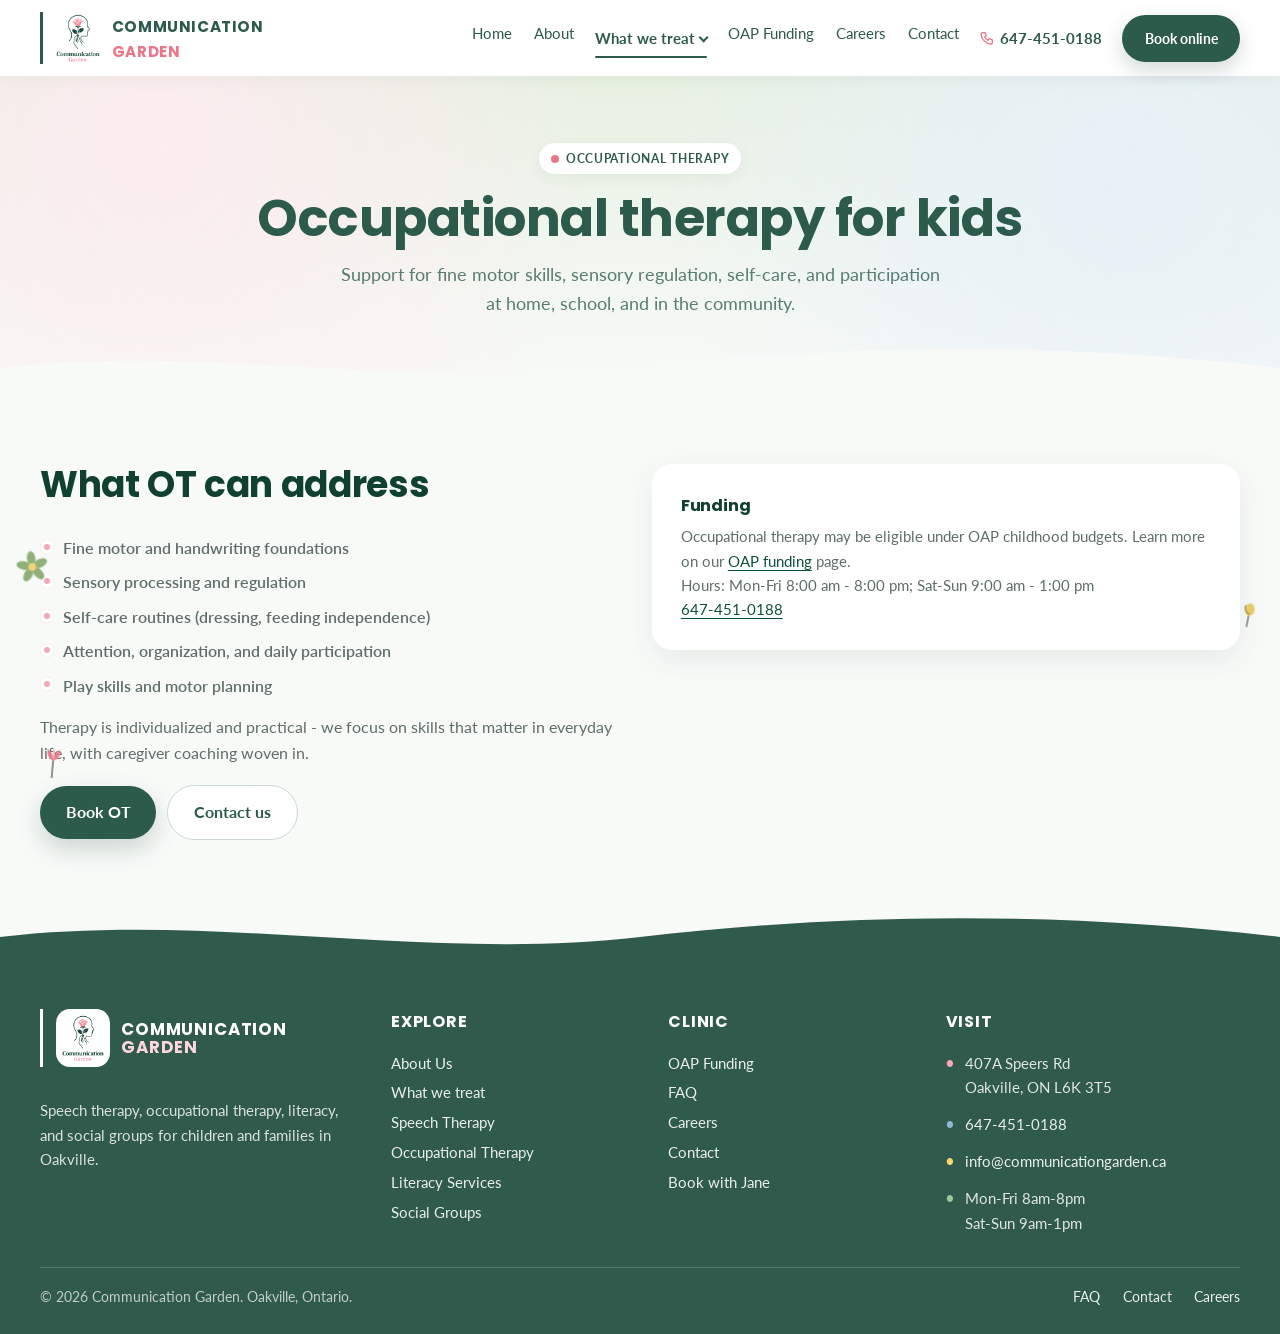
<file: occupational-therapy/index.html>
<!DOCTYPE html>
<html lang="en-CA">
<head>
<meta charset="utf-8">
<meta name="viewport" content="width=device-width, initial-scale=1">
<title>Occupational Therapy in Oakville | Communication Garden</title>
<meta name="description" content="Paediatric occupational therapy in Oakville for motor skills, sensory regulation, and daily living. COTO-registered OTs - book online or call 647-451-0188.">
<link rel="canonical" href="https://communicationgarden.ca/occupational-therapy/">
<meta property="og:title" content="Occupational Therapy in Oakville | Communication Garden">
<meta property="og:description" content="Paediatric occupational therapy in Oakville for motor skills, sensory regulation, and daily living. COTO-registered OTs - book online or call 647-451-0188.">
<meta property="og:type" content="website">
<meta property="og:url" content="https://communicationgarden.ca/occupational-therapy/">
<meta property="og:image" content="https://communicationgarden.ca/assets/photo-hero.jpg">
<meta property="og:image:width" content="1600">
<meta property="og:image:height" content="1067">
<meta property="og:image:alt" content="Communication Garden clinic in Oakville">
<meta property="og:site_name" content="Communication Garden">
<meta property="og:locale" content="en_CA">
<meta name="twitter:card" content="summary_large_image">
<meta name="twitter:title" content="Occupational Therapy in Oakville | Communication Garden">
<meta name="twitter:description" content="Paediatric occupational therapy in Oakville for motor skills, sensory regulation, and daily living. COTO-registered OTs - book online or call 647-451-0188.">
<meta name="twitter:image" content="https://communicationgarden.ca/assets/photo-hero.jpg">
<meta name="theme-color" content="#0D4F3D">
<link rel="icon" href="/assets/favicon.png" type="image/png" sizes="any">
<link rel="icon" href="/assets/favicon-32x32.png" type="image/png" sizes="32x32">
<link rel="icon" href="/assets/favicon-16x16.png" type="image/png" sizes="16x16">
<link rel="apple-touch-icon" href="/assets/apple-touch-icon.png" sizes="180x180">
<link rel="preconnect" href="https://fonts.googleapis.com">
<link rel="preconnect" href="https://fonts.gstatic.com" crossorigin>
<link href="https://fonts.googleapis.com/css2?family=Poppins:wght@600;700;800&family=Lato:wght@400;700;900&display=swap" rel="stylesheet">
<link rel="stylesheet" href="/styles.css">
<script type="application/ld+json">
{"@context":"https://schema.org","@type":["MedicalClinic","LocalBusiness"],"name":"Communication Garden","alternateName":"Communication Garden Oakville","description":"Paediatric speech therapy, occupational therapy, literacy support, and social groups in Oakville, Ontario.","url":"https://communicationgarden.ca/","telephone":"+1-647-451-0188","email":"info@communicationgarden.ca","image":"https://communicationgarden.ca/assets/logo.png","logo":"https://communicationgarden.ca/assets/logo.png","address":{"@type":"PostalAddress","streetAddress":"407A Speers Rd","addressLocality":"Oakville","addressRegion":"ON","postalCode":"L6K 3T5","addressCountry":"CA"},"geo":{"@type":"GeoCoordinates","latitude":43.43706,"longitude":-79.69803},"hasMap":"https://www.google.com/maps?q=407A+Speers+Rd,+Oakville,+ON+L6K+3T5","openingHoursSpecification":[{"@type":"OpeningHoursSpecification","dayOfWeek":["Monday","Tuesday","Wednesday","Thursday","Friday"],"opens":"08:00","closes":"20:00"},{"@type":"OpeningHoursSpecification","dayOfWeek":["Saturday","Sunday"],"opens":"09:00","closes":"13:00"}],"areaServed":[{"@type":"City","name":"Oakville"},{"@type":"City","name":"Burlington"},{"@type":"City","name":"Mississauga"},{"@type":"AdministrativeArea","name":"Halton"}],"sameAs":["https://communicationgarden.janeapp.com/","https://communicationgarden.janeapp.com/locations/communication-garden"],"medicalSpecialty":["Speech Pathology","Occupational Therapy"],"priceRange":"$$"}
</script>
</head>
<body>
<a class="skip" href="#main">Skip to content</a>
<header class="topbar">
  <div class="wrap topbar-inner">
    <a class="brand" href="/">
      <img src="/assets/logo.png" width="64" height="70" alt="Communication Garden logo">
      <span><span class="brand-name">Communication<br><em>Garden</em></span></span>
    </a>
        <nav class="nav-desktop" aria-label="Primary">
      <ul>
        <li><a href="/">Home</a></li>
        <li><a href="/about-us/">About</a></li>
        <li class="has-dropdown">
          <a href="/what-we-treat/" class="nav-dropdown-trigger" aria-haspopup="true" aria-expanded="false" id="nav-treat-trigger" aria-current="page">What we treat <span class="nav-caret" aria-hidden="true"></span></a>
          <ul class="nav-dropdown" id="nav-treat-menu" aria-label="What we treat">
<li class="nav-dropdown-overview"><a href="/what-we-treat/">What we treat</a></li>
                        <li><a href="/speech-therapy/">Speech</a></li>
            <li><a href="/occupational-therapy/" aria-current="page">OT</a></li>
            <li><a href="/literacy-services/">Literacy</a></li>
            <li><a href="/social-groups/">Social Groups</a></li>
          </ul>
        </li>
        <li><a href="/oap-funding/">OAP Funding</a></li>
        <li><a href="/careers/">Careers</a></li>
        <li><a href="/contact/">Contact</a></li>
      </ul>
    </nav>
    <a class="nav-phone desktop-only" href="tel:+16474510188"><svg viewBox="0 0 24 24" aria-hidden="true"><path d="M5 4h4l2 5-2.5 1.5a11 11 0 0 0 5 5L15 13l5 2v4a2 2 0 0 1-2 2A16 16 0 0 1 3 6a2 2 0 0 1 2-2"/></svg>647-451-0188</a>
    <a class="nav-cta desktop-only" href="https://communicationgarden.janeapp.com/locations/communication-garden/book" target="_blank" rel="noopener">Book online</a>
    <button class="menu-toggle" type="button" aria-expanded="false" aria-controls="nav-drawer">Menu</button>
  </div>
    <div class="nav-drawer" id="nav-drawer">
    <div class="wrap">
      <ul>
        <li><a href="/">Home</a></li>
        <li><a href="/about-us/">About</a></li>
        <li class="nav-drawer-group">
          <a href="/what-we-treat/" aria-current="page">What we treat</a>
          <ul class="nav-drawer-nested">
<li class="nav-drawer-overview"><a href="/what-we-treat/">What we treat</a></li>
                        <li><a href="/speech-therapy/">Speech</a></li>
            <li><a href="/occupational-therapy/" aria-current="page">OT</a></li>
            <li><a href="/literacy-services/">Literacy</a></li>
            <li><a href="/social-groups/">Social Groups</a></li>
          </ul>
        </li>
        <li><a href="/oap-funding/">OAP Funding</a></li>
        <li><a href="/careers/">Careers</a></li>
        <li><a href="/contact/">Contact</a></li>
      </ul>
      <a class="nav-cta" href="https://communicationgarden.janeapp.com/locations/communication-garden/book" target="_blank" rel="noopener">Book online</a>
    </div>
  </div>
</header>
<main id="main">

<section class="page-hero">
  <div class="wrap">
    <div class="eyebrow"><i></i> Occupational therapy</div>
    <h1>Occupational therapy for kids</h1>
    <p class="lede">Support for fine motor skills, sensory regulation, self-care, and participation at home, school, and in the community.</p>
  </div>
</section>
<section>
  <div class="wrap grid-2">
    <div class="prose">
      <h2>What OT can address</h2>
      <ul class="list-check">
        <li>Fine motor and handwriting foundations</li>
        <li>Sensory processing and regulation</li>
        <li>Self-care routines (dressing, feeding independence)</li>
        <li>Attention, organization, and daily participation</li>
        <li>Play skills and motor planning</li>
      </ul>
      <p>Therapy is individualized and practical - we focus on skills that matter in everyday life, with caregiver coaching woven in.</p>
      <div class="cta-row" style="margin-top:1.2rem">
        <a class="btn btn-primary" href="https://communicationgarden.janeapp.com/locations/communication-garden/book" target="_blank" rel="noopener">Book OT</a>
        <a class="btn btn-ghost" href="/contact/">Contact us</a>
      </div>
    </div>
    <aside class="card">
      <h3>Funding</h3>
      <p>Occupational therapy may be eligible under OAP childhood budgets. Learn more on our <a href="/oap-funding/">OAP funding</a> page.</p>
      <p>Hours: Mon-Fri 8:00 am - 8:00 pm; Sat-Sun 9:00 am - 1:00 pm</p>
      <p><a href="tel:+16474510188">647-451-0188</a></p>
    </aside>
  </div>
</section>

</main>
<footer class="site-footer">
  <svg class="footer-wave" viewBox="0 0 1440 60" preserveAspectRatio="none" aria-hidden="true"><path d="M0 30 C 240 0, 480 60, 720 30 S 1200 0, 1440 30 V60 H0Z" fill="currentColor"/></svg>
  <div class="footer-inner">
  <div class="wrap footer-grid">
    <div class="footer-brand">
      <a href="/" class="footer-logo"><img src="/assets/logo.png" width="64" height="70" alt="Communication Garden logo" loading="lazy"><span>Communication<br><em>Garden</em></span></a>
      <p>Speech therapy, occupational therapy, literacy, and social groups for children and families in Oakville.</p>
    </div>
    <div>
      <h3>Explore</h3>
      <ul>
        <li><a href="/about-us/">About Us</a></li>
        <li><a href="/what-we-treat/">What we treat</a></li>
        <li><a href="/speech-therapy/">Speech Therapy</a></li>
        <li><a href="/occupational-therapy/">Occupational Therapy</a></li>
        <li><a href="/literacy-services/">Literacy Services</a></li>
        <li><a href="/social-groups/">Social Groups</a></li>
      </ul>
    </div>
    <div>
      <h3>Clinic</h3>
      <ul>
        <li><a href="/oap-funding/">OAP Funding</a></li>
        <li><a href="/speech-therapy-oakville-faq/">FAQ</a></li>
        <li><a href="/careers/">Careers</a></li>
        <li><a href="/contact/">Contact</a></li>
        <li><a href="https://communicationgarden.janeapp.com/locations/communication-garden/book" target="_blank" rel="noopener">Book with Jane</a></li>
      </ul>
    </div>
    <div>
      <h3>Visit</h3>
      <ul class="footer-contact">
        <li><span class="ci ci-pink" aria-hidden="true">●</span>407A Speers Rd<br>Oakville, ON L6K 3T5</li>
        <li><span class="ci ci-blue" aria-hidden="true">●</span><a href="tel:+16474510188">647-451-0188</a></li>
        <li><span class="ci ci-yellow" aria-hidden="true">●</span><a href="mailto:info@communicationgarden.ca">info@communicationgarden.ca</a></li>
        <li><span class="ci ci-green" aria-hidden="true">●</span>Mon-Fri 8am-8pm<br>Sat-Sun 9am-1pm</li>
      </ul>
    </div>
  </div>
  <div class="wrap legal">
    <p>© 2026 Communication Garden. Oakville, Ontario.</p>
    <p class="legal-links"><a href="/speech-therapy-oakville-faq/">FAQ</a><a href="/contact/">Contact</a><a href="/careers/">Careers</a></p>
  </div>
  </div>
</footer>
<script src="/site.js" defer></script>
</body>
</html>
</file>
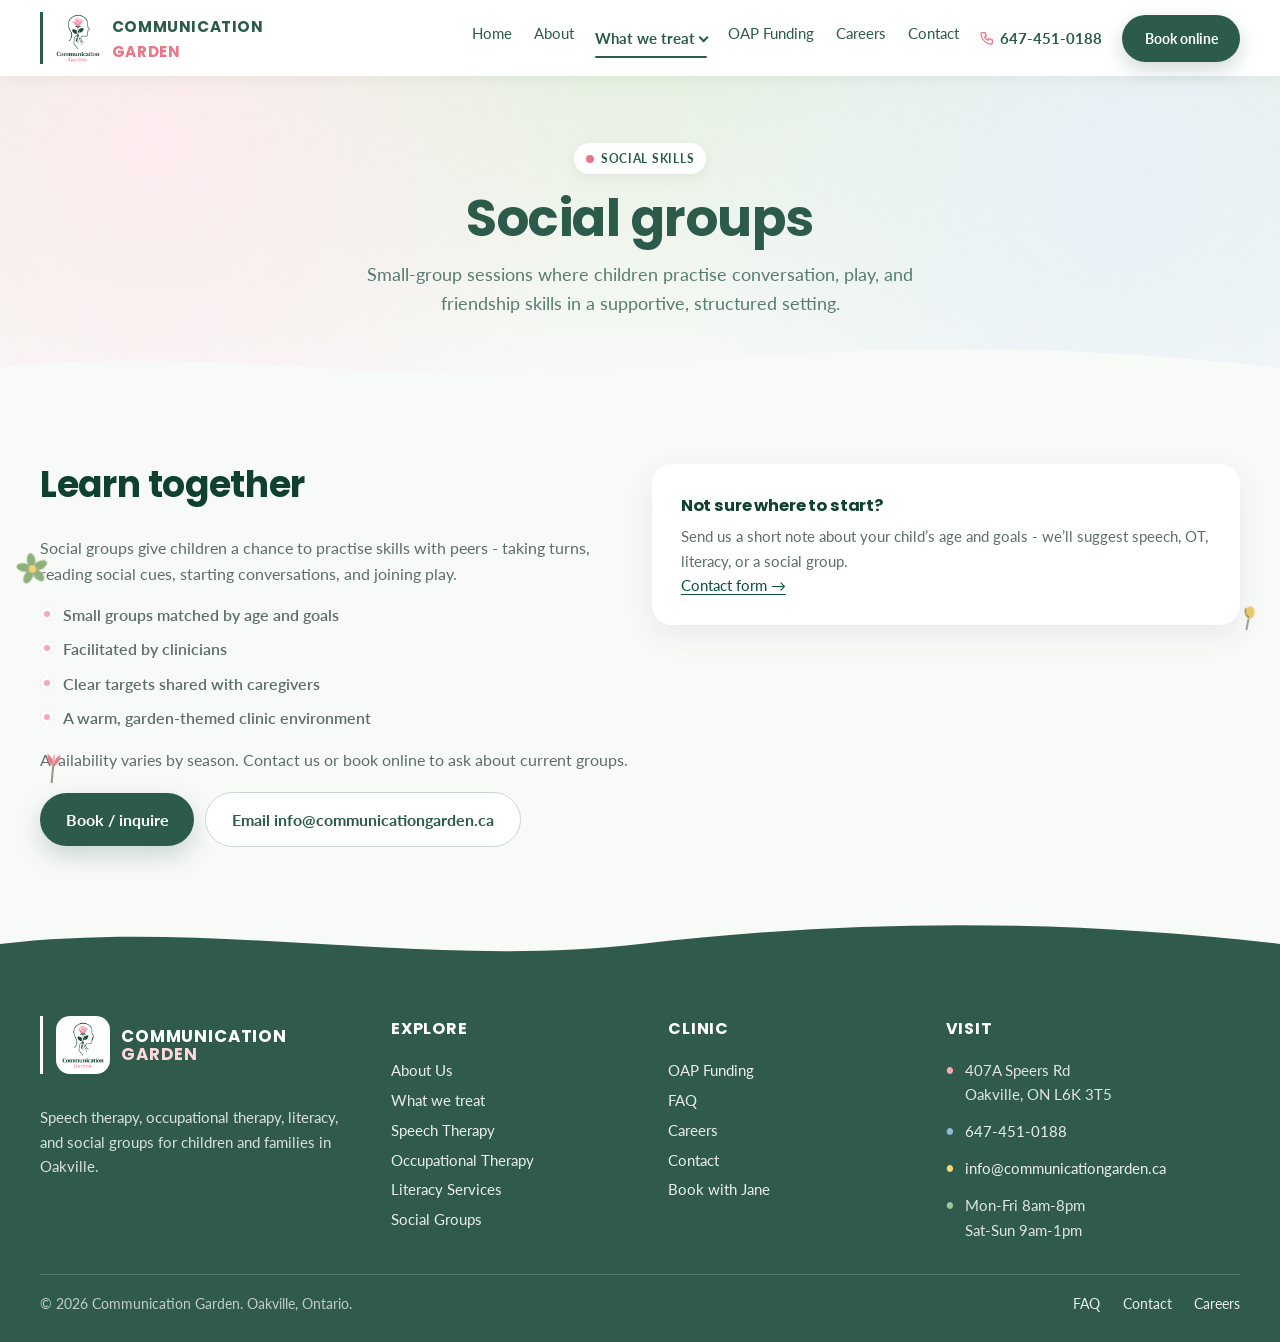
<file: social-groups/index.html>
<!DOCTYPE html>
<html lang="en-CA">
<head>
<meta charset="utf-8">
<meta name="viewport" content="width=device-width, initial-scale=1">
<title>Social Skills Groups in Oakville | Communication Garden</title>
<meta name="description" content="Social skills groups for children in Oakville - conversation, play, and friendship skills in a small-group setting at Communication Garden.">
<link rel="canonical" href="https://communicationgarden.ca/social-groups/">
<meta property="og:title" content="Social Skills Groups in Oakville | Communication Garden">
<meta property="og:description" content="Social skills groups for children in Oakville - conversation, play, and friendship skills in a small-group setting at Communication Garden.">
<meta property="og:type" content="website">
<meta property="og:url" content="https://communicationgarden.ca/social-groups/">
<meta property="og:image" content="https://communicationgarden.ca/assets/photo-hero.jpg">
<meta property="og:image:width" content="1600">
<meta property="og:image:height" content="1067">
<meta property="og:image:alt" content="Communication Garden clinic in Oakville">
<meta property="og:site_name" content="Communication Garden">
<meta property="og:locale" content="en_CA">
<meta name="twitter:card" content="summary_large_image">
<meta name="twitter:title" content="Social Skills Groups in Oakville | Communication Garden">
<meta name="twitter:description" content="Social skills groups for children in Oakville - conversation, play, and friendship skills in a small-group setting at Communication Garden.">
<meta name="twitter:image" content="https://communicationgarden.ca/assets/photo-hero.jpg">
<meta name="theme-color" content="#0D4F3D">
<link rel="icon" href="/assets/favicon.png" type="image/png" sizes="any">
<link rel="icon" href="/assets/favicon-32x32.png" type="image/png" sizes="32x32">
<link rel="icon" href="/assets/favicon-16x16.png" type="image/png" sizes="16x16">
<link rel="apple-touch-icon" href="/assets/apple-touch-icon.png" sizes="180x180">
<link rel="preconnect" href="https://fonts.googleapis.com">
<link rel="preconnect" href="https://fonts.gstatic.com" crossorigin>
<link href="https://fonts.googleapis.com/css2?family=Poppins:wght@600;700;800&family=Lato:wght@400;700;900&display=swap" rel="stylesheet">
<link rel="stylesheet" href="/styles.css">
<script type="application/ld+json">
{"@context":"https://schema.org","@type":["MedicalClinic","LocalBusiness"],"name":"Communication Garden","alternateName":"Communication Garden Oakville","description":"Paediatric speech therapy, occupational therapy, literacy support, and social groups in Oakville, Ontario.","url":"https://communicationgarden.ca/","telephone":"+1-647-451-0188","email":"info@communicationgarden.ca","image":"https://communicationgarden.ca/assets/logo.png","logo":"https://communicationgarden.ca/assets/logo.png","address":{"@type":"PostalAddress","streetAddress":"407A Speers Rd","addressLocality":"Oakville","addressRegion":"ON","postalCode":"L6K 3T5","addressCountry":"CA"},"geo":{"@type":"GeoCoordinates","latitude":43.43706,"longitude":-79.69803},"hasMap":"https://www.google.com/maps?q=407A+Speers+Rd,+Oakville,+ON+L6K+3T5","openingHoursSpecification":[{"@type":"OpeningHoursSpecification","dayOfWeek":["Monday","Tuesday","Wednesday","Thursday","Friday"],"opens":"08:00","closes":"20:00"},{"@type":"OpeningHoursSpecification","dayOfWeek":["Saturday","Sunday"],"opens":"09:00","closes":"13:00"}],"areaServed":[{"@type":"City","name":"Oakville"},{"@type":"City","name":"Burlington"},{"@type":"City","name":"Mississauga"},{"@type":"AdministrativeArea","name":"Halton"}],"sameAs":["https://communicationgarden.janeapp.com/","https://communicationgarden.janeapp.com/locations/communication-garden"],"medicalSpecialty":["Speech Pathology","Occupational Therapy"],"priceRange":"$$"}
</script>
</head>
<body>
<a class="skip" href="#main">Skip to content</a>
<header class="topbar">
  <div class="wrap topbar-inner">
    <a class="brand" href="/">
      <img src="/assets/logo.png" width="64" height="70" alt="Communication Garden logo">
      <span><span class="brand-name">Communication<br><em>Garden</em></span></span>
    </a>
        <nav class="nav-desktop" aria-label="Primary">
      <ul>
        <li><a href="/">Home</a></li>
        <li><a href="/about-us/">About</a></li>
        <li class="has-dropdown">
          <a href="/what-we-treat/" class="nav-dropdown-trigger" aria-haspopup="true" aria-expanded="false" id="nav-treat-trigger" aria-current="page">What we treat <span class="nav-caret" aria-hidden="true"></span></a>
          <ul class="nav-dropdown" id="nav-treat-menu" aria-label="What we treat">
<li class="nav-dropdown-overview"><a href="/what-we-treat/">What we treat</a></li>
                        <li><a href="/speech-therapy/">Speech</a></li>
            <li><a href="/occupational-therapy/">OT</a></li>
            <li><a href="/literacy-services/">Literacy</a></li>
            <li><a href="/social-groups/" aria-current="page">Social Groups</a></li>
          </ul>
        </li>
        <li><a href="/oap-funding/">OAP Funding</a></li>
        <li><a href="/careers/">Careers</a></li>
        <li><a href="/contact/">Contact</a></li>
      </ul>
    </nav>
    <a class="nav-phone desktop-only" href="tel:+16474510188"><svg viewBox="0 0 24 24" aria-hidden="true"><path d="M5 4h4l2 5-2.5 1.5a11 11 0 0 0 5 5L15 13l5 2v4a2 2 0 0 1-2 2A16 16 0 0 1 3 6a2 2 0 0 1 2-2"/></svg>647-451-0188</a>
    <a class="nav-cta desktop-only" href="https://communicationgarden.janeapp.com/locations/communication-garden/book" target="_blank" rel="noopener">Book online</a>
    <button class="menu-toggle" type="button" aria-expanded="false" aria-controls="nav-drawer">Menu</button>
  </div>
    <div class="nav-drawer" id="nav-drawer">
    <div class="wrap">
      <ul>
        <li><a href="/">Home</a></li>
        <li><a href="/about-us/">About</a></li>
        <li class="nav-drawer-group">
          <a href="/what-we-treat/" aria-current="page">What we treat</a>
          <ul class="nav-drawer-nested">
<li class="nav-drawer-overview"><a href="/what-we-treat/">What we treat</a></li>
                        <li><a href="/speech-therapy/">Speech</a></li>
            <li><a href="/occupational-therapy/">OT</a></li>
            <li><a href="/literacy-services/">Literacy</a></li>
            <li><a href="/social-groups/" aria-current="page">Social Groups</a></li>
          </ul>
        </li>
        <li><a href="/oap-funding/">OAP Funding</a></li>
        <li><a href="/careers/">Careers</a></li>
        <li><a href="/contact/">Contact</a></li>
      </ul>
      <a class="nav-cta" href="https://communicationgarden.janeapp.com/locations/communication-garden/book" target="_blank" rel="noopener">Book online</a>
    </div>
  </div>
</header>
<main id="main">

<section class="page-hero">
  <div class="wrap">
    <div class="eyebrow"><i></i> Social skills</div>
    <h1>Social groups</h1>
    <p class="lede">Small-group sessions where children practise conversation, play, and friendship skills in a supportive, structured setting.</p>
  </div>
</section>
<section>
  <div class="wrap grid-2">
    <div class="prose">
      <h2>Learn together</h2>
      <p>Social groups give children a chance to practise skills with peers - taking turns, reading social cues, starting conversations, and joining play.</p>
      <ul class="list-check">
        <li>Small groups matched by age and goals</li>
        <li>Facilitated by clinicians</li>
        <li>Clear targets shared with caregivers</li>
        <li>A warm, garden-themed clinic environment</li>
      </ul>
      <p>Availability varies by season. Contact us or book online to ask about current groups.</p>
      <div class="cta-row" style="margin-top:1.2rem">
        <a class="btn btn-primary" href="https://communicationgarden.janeapp.com/locations/communication-garden/book" target="_blank" rel="noopener">Book / inquire</a>
        <a class="btn btn-ghost" href="mailto:info@communicationgarden.ca">Email info@communicationgarden.ca</a>
      </div>
    </div>
    <aside class="card">
      <h3>Not sure where to start?</h3>
      <p>Send us a short note about your child’s age and goals - we’ll suggest speech, OT, literacy, or a social group.</p>
      <p><a href="/contact/">Contact form →</a></p>
    </aside>
  </div>
</section>

</main>
<footer class="site-footer">
  <svg class="footer-wave" viewBox="0 0 1440 60" preserveAspectRatio="none" aria-hidden="true"><path d="M0 30 C 240 0, 480 60, 720 30 S 1200 0, 1440 30 V60 H0Z" fill="currentColor"/></svg>
  <div class="footer-inner">
  <div class="wrap footer-grid">
    <div class="footer-brand">
      <a href="/" class="footer-logo"><img src="/assets/logo.png" width="64" height="70" alt="Communication Garden logo" loading="lazy"><span>Communication<br><em>Garden</em></span></a>
      <p>Speech therapy, occupational therapy, literacy, and social groups for children and families in Oakville.</p>
    </div>
    <div>
      <h3>Explore</h3>
      <ul>
        <li><a href="/about-us/">About Us</a></li>
        <li><a href="/what-we-treat/">What we treat</a></li>
        <li><a href="/speech-therapy/">Speech Therapy</a></li>
        <li><a href="/occupational-therapy/">Occupational Therapy</a></li>
        <li><a href="/literacy-services/">Literacy Services</a></li>
        <li><a href="/social-groups/">Social Groups</a></li>
      </ul>
    </div>
    <div>
      <h3>Clinic</h3>
      <ul>
        <li><a href="/oap-funding/">OAP Funding</a></li>
        <li><a href="/speech-therapy-oakville-faq/">FAQ</a></li>
        <li><a href="/careers/">Careers</a></li>
        <li><a href="/contact/">Contact</a></li>
        <li><a href="https://communicationgarden.janeapp.com/locations/communication-garden/book" target="_blank" rel="noopener">Book with Jane</a></li>
      </ul>
    </div>
    <div>
      <h3>Visit</h3>
      <ul class="footer-contact">
        <li><span class="ci ci-pink" aria-hidden="true">●</span>407A Speers Rd<br>Oakville, ON L6K 3T5</li>
        <li><span class="ci ci-blue" aria-hidden="true">●</span><a href="tel:+16474510188">647-451-0188</a></li>
        <li><span class="ci ci-yellow" aria-hidden="true">●</span><a href="mailto:info@communicationgarden.ca">info@communicationgarden.ca</a></li>
        <li><span class="ci ci-green" aria-hidden="true">●</span>Mon-Fri 8am-8pm<br>Sat-Sun 9am-1pm</li>
      </ul>
    </div>
  </div>
  <div class="wrap legal">
    <p>© 2026 Communication Garden. Oakville, Ontario.</p>
    <p class="legal-links"><a href="/speech-therapy-oakville-faq/">FAQ</a><a href="/contact/">Contact</a><a href="/careers/">Careers</a></p>
  </div>
  </div>
</footer>
<script src="/site.js" defer></script>
</body>
</html>
</file>
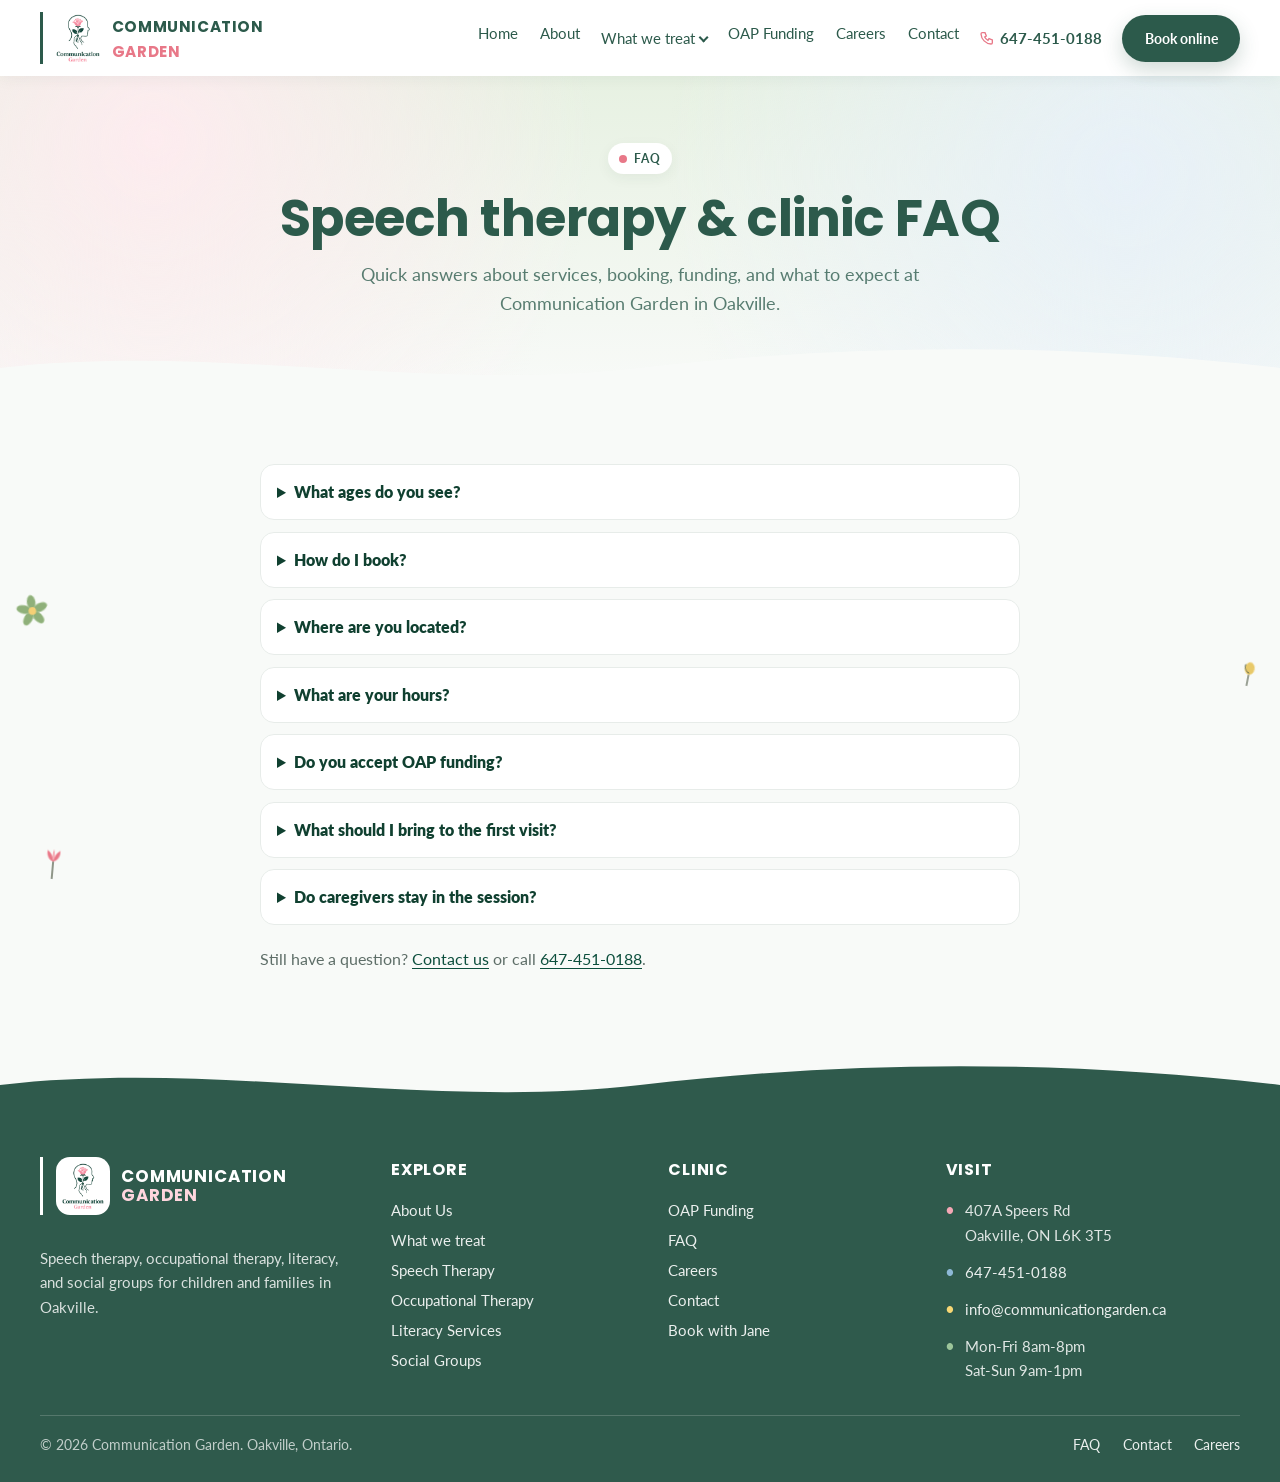
<file: speech-therapy-oakville-faq/index.html>
<!DOCTYPE html>
<html lang="en-CA">
<head>
<meta charset="utf-8">
<meta name="viewport" content="width=device-width, initial-scale=1">
<title>Speech Therapy FAQ Oakville | Communication Garden</title>
<meta name="description" content="FAQ about paediatric speech therapy, OT, booking, hours (Mon-Fri 8am-8pm, Sat-Sun 9am-1pm), location at 407A Speers Rd, and OAP funding at Communication Garden Oakville.">
<link rel="canonical" href="https://communicationgarden.ca/speech-therapy-oakville-faq/">
<meta property="og:title" content="Speech Therapy FAQ Oakville | Communication Garden">
<meta property="og:description" content="FAQ about paediatric speech therapy, OT, booking, hours (Mon-Fri 8am-8pm, Sat-Sun 9am-1pm), location at 407A Speers Rd, and OAP funding at Communication Garden Oakville.">
<meta property="og:type" content="website">
<meta property="og:url" content="https://communicationgarden.ca/speech-therapy-oakville-faq/">
<meta property="og:image" content="https://communicationgarden.ca/assets/photo-hero.jpg">
<meta property="og:image:width" content="1600">
<meta property="og:image:height" content="1067">
<meta property="og:image:alt" content="Communication Garden clinic in Oakville">
<meta property="og:site_name" content="Communication Garden">
<meta property="og:locale" content="en_CA">
<meta name="twitter:card" content="summary_large_image">
<meta name="twitter:title" content="Speech Therapy FAQ Oakville | Communication Garden">
<meta name="twitter:description" content="FAQ about paediatric speech therapy, OT, booking, hours (Mon-Fri 8am-8pm, Sat-Sun 9am-1pm), location at 407A Speers Rd, and OAP funding at Communication Garden Oakville.">
<meta name="twitter:image" content="https://communicationgarden.ca/assets/photo-hero.jpg">
<meta name="theme-color" content="#0D4F3D">
<link rel="icon" href="/assets/favicon.png" type="image/png" sizes="any">
<link rel="icon" href="/assets/favicon-32x32.png" type="image/png" sizes="32x32">
<link rel="icon" href="/assets/favicon-16x16.png" type="image/png" sizes="16x16">
<link rel="apple-touch-icon" href="/assets/apple-touch-icon.png" sizes="180x180">
<link rel="preconnect" href="https://fonts.googleapis.com">
<link rel="preconnect" href="https://fonts.gstatic.com" crossorigin>
<link href="https://fonts.googleapis.com/css2?family=Poppins:wght@600;700;800&family=Lato:wght@400;700;900&display=swap" rel="stylesheet">
<link rel="stylesheet" href="/styles.css">
<script type="application/ld+json">
{"@context":"https://schema.org","@type":["MedicalClinic","LocalBusiness"],"name":"Communication Garden","alternateName":"Communication Garden Oakville","description":"Paediatric speech therapy, occupational therapy, literacy support, and social groups in Oakville, Ontario.","url":"https://communicationgarden.ca/","telephone":"+1-647-451-0188","email":"info@communicationgarden.ca","image":"https://communicationgarden.ca/assets/logo.png","logo":"https://communicationgarden.ca/assets/logo.png","address":{"@type":"PostalAddress","streetAddress":"407A Speers Rd","addressLocality":"Oakville","addressRegion":"ON","postalCode":"L6K 3T5","addressCountry":"CA"},"geo":{"@type":"GeoCoordinates","latitude":43.43706,"longitude":-79.69803},"hasMap":"https://www.google.com/maps?q=407A+Speers+Rd,+Oakville,+ON+L6K+3T5","openingHoursSpecification":[{"@type":"OpeningHoursSpecification","dayOfWeek":["Monday","Tuesday","Wednesday","Thursday","Friday"],"opens":"08:00","closes":"20:00"},{"@type":"OpeningHoursSpecification","dayOfWeek":["Saturday","Sunday"],"opens":"09:00","closes":"13:00"}],"areaServed":[{"@type":"City","name":"Oakville"},{"@type":"City","name":"Burlington"},{"@type":"City","name":"Mississauga"},{"@type":"AdministrativeArea","name":"Halton"}],"sameAs":["https://communicationgarden.janeapp.com/","https://communicationgarden.janeapp.com/locations/communication-garden"],"medicalSpecialty":["Speech Pathology","Occupational Therapy"],"priceRange":"$$"}
</script>
<script type="application/ld+json">
{"@context": "https://schema.org","@type": "FAQPage","mainEntity": [{"@type": "Question","name": "What ages do you see?","acceptedAnswer": {"@type": "Answer","text": "We primarily support children. Reach out with your child’s age and goals and we will confirm fit and next steps."}},{"@type": "Question","name": "How do I book?","acceptedAnswer": {"@type": "Answer","text": "Book online through Jane, call 647-451-0188, email info@communicationgarden.ca, or use our contact form."}},{"@type": "Question","name": "Where are you located?","acceptedAnswer": {"@type": "Answer","text": "We are at 407A Speers Rd, Oakville, ON L6K 3T5."}},{"@type": "Question","name": "What are your hours?","acceptedAnswer": {"@type": "Answer","text": "Monday to Friday 8:00 am - 8:00 pm; Saturday and Sunday 9:00 am - 1:00 pm."}},{"@type": "Question","name": "Do you accept OAP funding?","acceptedAnswer": {"@type": "Answer","text": "Many services can be funded through Ontario Autism Program childhood budgets. See our OAP funding page or ask us when you inquire."}},{"@type": "Question","name": "What should I bring to the first visit?","acceptedAnswer": {"@type": "Answer","text": "Any prior reports, school notes, and funding information if relevant. Wear clothes your child can move and play in."}},{"@type": "Question","name": "Do caregivers stay in the session?","acceptedAnswer": {"@type": "Answer","text": "Often yes for younger children - we also coach caregivers so strategies carry over at home. Your clinician will discuss what works best."}}]}
</script>
</head>
<body>
<a class="skip" href="#main">Skip to content</a>
<header class="topbar">
  <div class="wrap topbar-inner">
    <a class="brand" href="/">
      <img src="/assets/logo.png" width="64" height="70" alt="Communication Garden logo">
      <span><span class="brand-name">Communication<br><em>Garden</em></span></span>
    </a>
        <nav class="nav-desktop" aria-label="Primary">
      <ul>
        <li><a href="/">Home</a></li>
        <li><a href="/about-us/">About</a></li>
        <li class="has-dropdown">
          <a href="/what-we-treat/" class="nav-dropdown-trigger" aria-haspopup="true" aria-expanded="false" id="nav-treat-trigger">What we treat <span class="nav-caret" aria-hidden="true"></span></a>
          <ul class="nav-dropdown" id="nav-treat-menu" aria-label="What we treat">
            <li class="nav-dropdown-overview"><a href="/what-we-treat/">What we treat</a></li>
            <li><a href="/speech-therapy/">Speech</a></li>
            <li><a href="/occupational-therapy/">OT</a></li>
            <li><a href="/literacy-services/">Literacy</a></li>
            <li><a href="/social-groups/">Social Groups</a></li>
          </ul>
        </li>
        <li><a href="/oap-funding/">OAP Funding</a></li>
        <li><a href="/careers/">Careers</a></li>
        <li><a href="/contact/">Contact</a></li>
      </ul>
    </nav>
    <a class="nav-phone desktop-only" href="tel:+16474510188"><svg viewBox="0 0 24 24" aria-hidden="true"><path d="M5 4h4l2 5-2.5 1.5a11 11 0 0 0 5 5L15 13l5 2v4a2 2 0 0 1-2 2A16 16 0 0 1 3 6a2 2 0 0 1 2-2"/></svg>647-451-0188</a>
    <a class="nav-cta desktop-only" href="https://communicationgarden.janeapp.com/locations/communication-garden/book" target="_blank" rel="noopener">Book online</a>
    <button class="menu-toggle" type="button" aria-expanded="false" aria-controls="nav-drawer">Menu</button>
  </div>
    <div class="nav-drawer" id="nav-drawer">
    <div class="wrap">
      <ul>
        <li><a href="/">Home</a></li>
        <li><a href="/about-us/">About</a></li>
        <li class="nav-drawer-group">
          <a href="/what-we-treat/">What we treat</a>
          <ul class="nav-drawer-nested">
            <li class="nav-drawer-overview"><a href="/what-we-treat/">What we treat</a></li>
            <li><a href="/speech-therapy/">Speech</a></li>
            <li><a href="/occupational-therapy/">OT</a></li>
            <li><a href="/literacy-services/">Literacy</a></li>
            <li><a href="/social-groups/">Social Groups</a></li>
          </ul>
        </li>
        <li><a href="/oap-funding/">OAP Funding</a></li>
        <li><a href="/careers/">Careers</a></li>
        <li><a href="/contact/">Contact</a></li>
      </ul>
      <a class="nav-cta" href="https://communicationgarden.janeapp.com/locations/communication-garden/book" target="_blank" rel="noopener">Book online</a>
    </div>
  </div>
</header>
<main id="main">

<section class="page-hero">
  <div class="wrap">
    <div class="eyebrow"><i></i> FAQ</div>
    <h1>Speech therapy &amp; clinic FAQ</h1>
    <p class="lede">Quick answers about services, booking, funding, and what to expect at Communication Garden in Oakville.</p>
  </div>
</section>
<section>
  <div class="wrap" style="max-width:760px">
    <div class="faq">
      <details><summary>What ages do you see?</summary><p>We primarily support children. Reach out with your child’s age and goals and we will confirm fit and next steps.</p></details>
<details><summary>How do I book?</summary><p>Book online through Jane, call 647-451-0188, email info@communicationgarden.ca, or use our contact form.</p></details>
<details><summary>Where are you located?</summary><p>We are at 407A Speers Rd, Oakville, ON L6K 3T5.</p></details>
<details><summary>What are your hours?</summary><p>Monday to Friday 8:00 am - 8:00 pm; Saturday and Sunday 9:00 am - 1:00 pm.</p></details>
<details><summary>Do you accept OAP funding?</summary><p>Many services can be funded through Ontario Autism Program childhood budgets. See our OAP funding page or ask us when you inquire.</p></details>
<details><summary>What should I bring to the first visit?</summary><p>Any prior reports, school notes, and funding information if relevant. Wear clothes your child can move and play in.</p></details>
<details><summary>Do caregivers stay in the session?</summary><p>Often yes for younger children - we also coach caregivers so strategies carry over at home. Your clinician will discuss what works best.</p></details>
    </div>
    <p style="margin-top:1.25rem">Still have a question? <a href="/contact/">Contact us</a> or call <a href="tel:+16474510188">647-451-0188</a>.</p>
  </div>
</section>

</main>
<footer class="site-footer">
  <svg class="footer-wave" viewBox="0 0 1440 60" preserveAspectRatio="none" aria-hidden="true"><path d="M0 30 C 240 0, 480 60, 720 30 S 1200 0, 1440 30 V60 H0Z" fill="currentColor"/></svg>
  <div class="footer-inner">
  <div class="wrap footer-grid">
    <div class="footer-brand">
      <a href="/" class="footer-logo"><img src="/assets/logo.png" width="64" height="70" alt="Communication Garden logo" loading="lazy"><span>Communication<br><em>Garden</em></span></a>
      <p>Speech therapy, occupational therapy, literacy, and social groups for children and families in Oakville.</p>
    </div>
    <div>
      <h3>Explore</h3>
      <ul>
        <li><a href="/about-us/">About Us</a></li>
        <li><a href="/what-we-treat/">What we treat</a></li>
        <li><a href="/speech-therapy/">Speech Therapy</a></li>
        <li><a href="/occupational-therapy/">Occupational Therapy</a></li>
        <li><a href="/literacy-services/">Literacy Services</a></li>
        <li><a href="/social-groups/">Social Groups</a></li>
      </ul>
    </div>
    <div>
      <h3>Clinic</h3>
      <ul>
        <li><a href="/oap-funding/">OAP Funding</a></li>
        <li><a href="/speech-therapy-oakville-faq/">FAQ</a></li>
        <li><a href="/careers/">Careers</a></li>
        <li><a href="/contact/">Contact</a></li>
        <li><a href="https://communicationgarden.janeapp.com/locations/communication-garden/book" target="_blank" rel="noopener">Book with Jane</a></li>
      </ul>
    </div>
    <div>
      <h3>Visit</h3>
      <ul class="footer-contact">
        <li><span class="ci ci-pink" aria-hidden="true">●</span>407A Speers Rd<br>Oakville, ON L6K 3T5</li>
        <li><span class="ci ci-blue" aria-hidden="true">●</span><a href="tel:+16474510188">647-451-0188</a></li>
        <li><span class="ci ci-yellow" aria-hidden="true">●</span><a href="mailto:info@communicationgarden.ca">info@communicationgarden.ca</a></li>
        <li><span class="ci ci-green" aria-hidden="true">●</span>Mon-Fri 8am-8pm<br>Sat-Sun 9am-1pm</li>
      </ul>
    </div>
  </div>
  <div class="wrap legal">
    <p>© 2026 Communication Garden. Oakville, Ontario.</p>
    <p class="legal-links"><a href="/speech-therapy-oakville-faq/">FAQ</a><a href="/contact/">Contact</a><a href="/careers/">Careers</a></p>
  </div>
  </div>
</footer>
<script src="/site.js" defer></script>
</body>
</html>
</file>
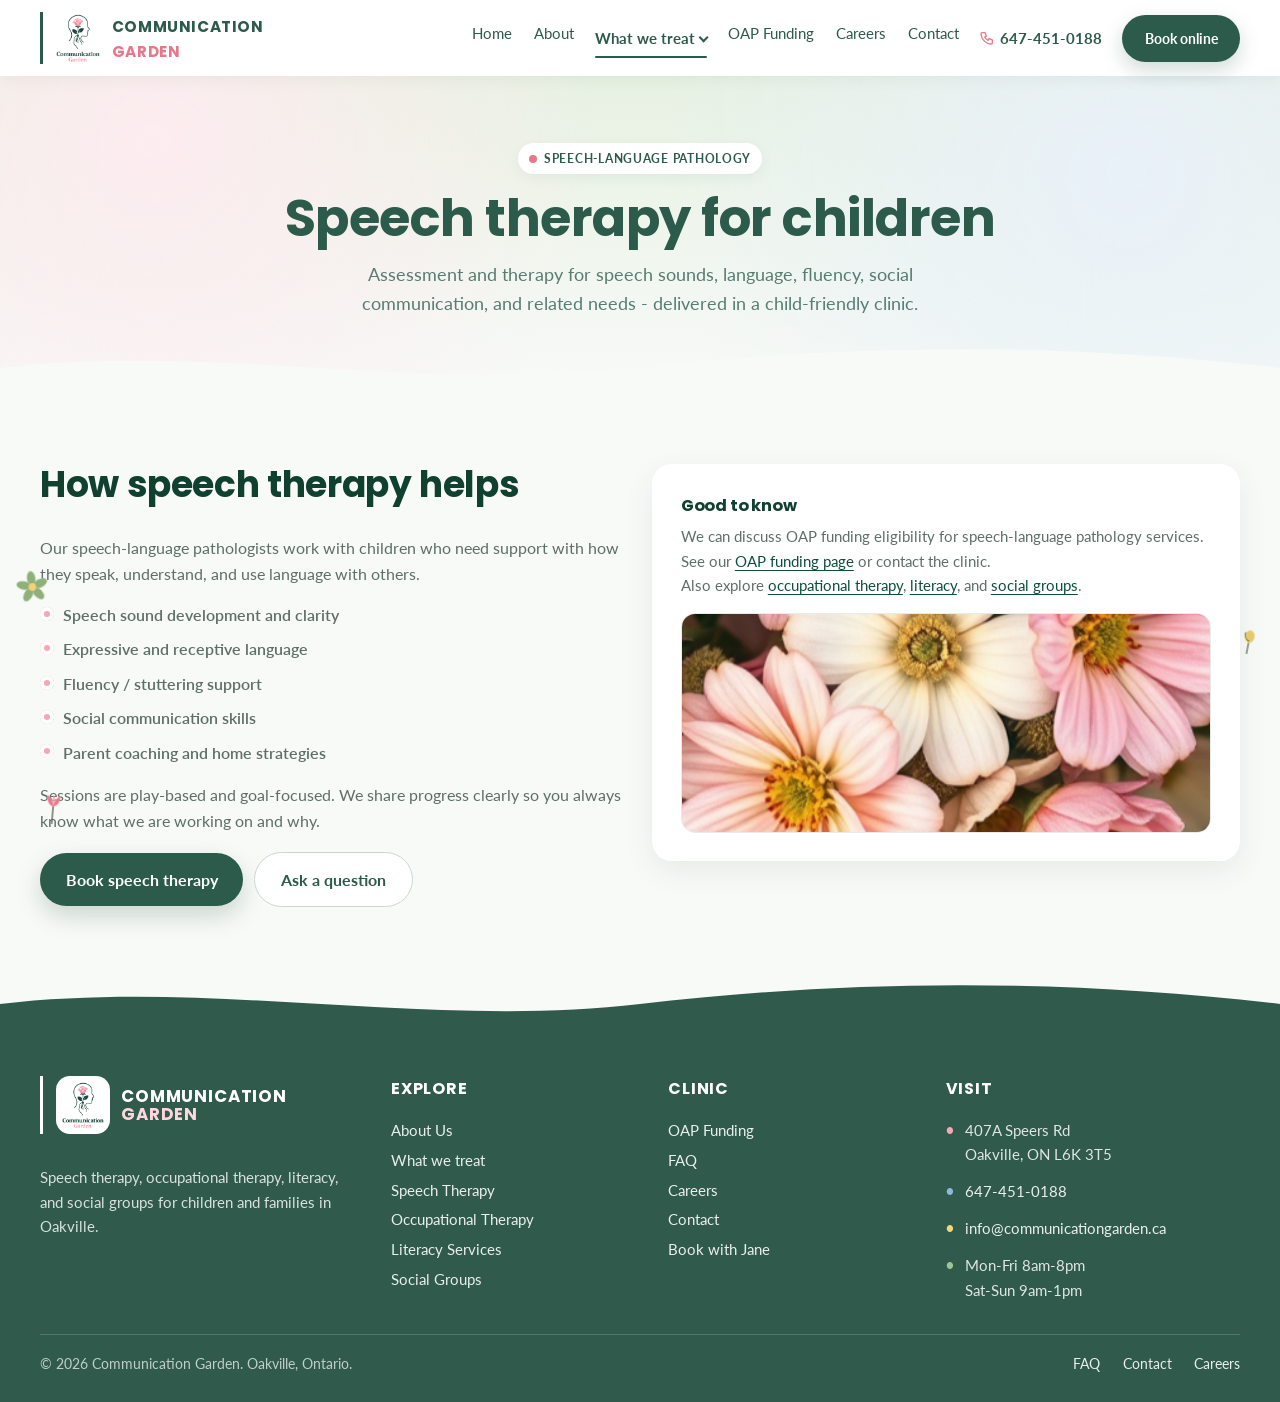
<file: speech-therapy/index.html>
<!DOCTYPE html>
<html lang="en-CA">
<head>
<meta charset="utf-8">
<meta name="viewport" content="width=device-width, initial-scale=1">
<title>Speech Therapy in Oakville | Communication Garden</title>
<meta name="description" content="Child-friendly speech therapy in Oakville for speech sounds, language, fluency, and social communication. CASLPO clinicians - book with Jane or call 647-451-0188.">
<link rel="canonical" href="https://communicationgarden.ca/speech-therapy/">
<meta property="og:title" content="Speech Therapy in Oakville | Communication Garden">
<meta property="og:description" content="Child-friendly speech therapy in Oakville for speech sounds, language, fluency, and social communication. CASLPO clinicians - book with Jane or call 647-451-0188.">
<meta property="og:type" content="website">
<meta property="og:url" content="https://communicationgarden.ca/speech-therapy/">
<meta property="og:image" content="https://communicationgarden.ca/assets/photo-hero.jpg">
<meta property="og:image:width" content="1600">
<meta property="og:image:height" content="1067">
<meta property="og:image:alt" content="Communication Garden clinic in Oakville">
<meta property="og:site_name" content="Communication Garden">
<meta property="og:locale" content="en_CA">
<meta name="twitter:card" content="summary_large_image">
<meta name="twitter:title" content="Speech Therapy in Oakville | Communication Garden">
<meta name="twitter:description" content="Child-friendly speech therapy in Oakville for speech sounds, language, fluency, and social communication. CASLPO clinicians - book with Jane or call 647-451-0188.">
<meta name="twitter:image" content="https://communicationgarden.ca/assets/photo-hero.jpg">
<meta name="theme-color" content="#0D4F3D">
<link rel="icon" href="/assets/favicon.png" type="image/png" sizes="any">
<link rel="icon" href="/assets/favicon-32x32.png" type="image/png" sizes="32x32">
<link rel="icon" href="/assets/favicon-16x16.png" type="image/png" sizes="16x16">
<link rel="apple-touch-icon" href="/assets/apple-touch-icon.png" sizes="180x180">
<link rel="preconnect" href="https://fonts.googleapis.com">
<link rel="preconnect" href="https://fonts.gstatic.com" crossorigin>
<link href="https://fonts.googleapis.com/css2?family=Poppins:wght@600;700;800&family=Lato:wght@400;700;900&display=swap" rel="stylesheet">
<link rel="stylesheet" href="/styles.css">
<script type="application/ld+json">
{"@context":"https://schema.org","@type":["MedicalClinic","LocalBusiness"],"name":"Communication Garden","alternateName":"Communication Garden Oakville","description":"Paediatric speech therapy, occupational therapy, literacy support, and social groups in Oakville, Ontario.","url":"https://communicationgarden.ca/","telephone":"+1-647-451-0188","email":"info@communicationgarden.ca","image":"https://communicationgarden.ca/assets/logo.png","logo":"https://communicationgarden.ca/assets/logo.png","address":{"@type":"PostalAddress","streetAddress":"407A Speers Rd","addressLocality":"Oakville","addressRegion":"ON","postalCode":"L6K 3T5","addressCountry":"CA"},"geo":{"@type":"GeoCoordinates","latitude":43.43706,"longitude":-79.69803},"hasMap":"https://www.google.com/maps?q=407A+Speers+Rd,+Oakville,+ON+L6K+3T5","openingHoursSpecification":[{"@type":"OpeningHoursSpecification","dayOfWeek":["Monday","Tuesday","Wednesday","Thursday","Friday"],"opens":"08:00","closes":"20:00"},{"@type":"OpeningHoursSpecification","dayOfWeek":["Saturday","Sunday"],"opens":"09:00","closes":"13:00"}],"areaServed":[{"@type":"City","name":"Oakville"},{"@type":"City","name":"Burlington"},{"@type":"City","name":"Mississauga"},{"@type":"AdministrativeArea","name":"Halton"}],"sameAs":["https://communicationgarden.janeapp.com/","https://communicationgarden.janeapp.com/locations/communication-garden"],"medicalSpecialty":["Speech Pathology","Occupational Therapy"],"priceRange":"$$"}
</script>
</head>
<body>
<a class="skip" href="#main">Skip to content</a>
<header class="topbar">
  <div class="wrap topbar-inner">
    <a class="brand" href="/">
      <img src="/assets/logo.png" width="64" height="70" alt="Communication Garden logo">
      <span><span class="brand-name">Communication<br><em>Garden</em></span></span>
    </a>
        <nav class="nav-desktop" aria-label="Primary">
      <ul>
        <li><a href="/">Home</a></li>
        <li><a href="/about-us/">About</a></li>
        <li class="has-dropdown">
          <a href="/what-we-treat/" class="nav-dropdown-trigger" aria-haspopup="true" aria-expanded="false" id="nav-treat-trigger" aria-current="page">What we treat <span class="nav-caret" aria-hidden="true"></span></a>
          <ul class="nav-dropdown" id="nav-treat-menu" aria-label="What we treat">
<li class="nav-dropdown-overview"><a href="/what-we-treat/">What we treat</a></li>
                        <li><a href="/speech-therapy/" aria-current="page">Speech</a></li>
            <li><a href="/occupational-therapy/">OT</a></li>
            <li><a href="/literacy-services/">Literacy</a></li>
            <li><a href="/social-groups/">Social Groups</a></li>
          </ul>
        </li>
        <li><a href="/oap-funding/">OAP Funding</a></li>
        <li><a href="/careers/">Careers</a></li>
        <li><a href="/contact/">Contact</a></li>
      </ul>
    </nav>
    <a class="nav-phone desktop-only" href="tel:+16474510188"><svg viewBox="0 0 24 24" aria-hidden="true"><path d="M5 4h4l2 5-2.5 1.5a11 11 0 0 0 5 5L15 13l5 2v4a2 2 0 0 1-2 2A16 16 0 0 1 3 6a2 2 0 0 1 2-2"/></svg>647-451-0188</a>
    <a class="nav-cta desktop-only" href="https://communicationgarden.janeapp.com/locations/communication-garden/book" target="_blank" rel="noopener">Book online</a>
    <button class="menu-toggle" type="button" aria-expanded="false" aria-controls="nav-drawer">Menu</button>
  </div>
    <div class="nav-drawer" id="nav-drawer">
    <div class="wrap">
      <ul>
        <li><a href="/">Home</a></li>
        <li><a href="/about-us/">About</a></li>
        <li class="nav-drawer-group">
          <a href="/what-we-treat/" aria-current="page">What we treat</a>
          <ul class="nav-drawer-nested">
<li class="nav-drawer-overview"><a href="/what-we-treat/">What we treat</a></li>
                        <li><a href="/speech-therapy/" aria-current="page">Speech</a></li>
            <li><a href="/occupational-therapy/">OT</a></li>
            <li><a href="/literacy-services/">Literacy</a></li>
            <li><a href="/social-groups/">Social Groups</a></li>
          </ul>
        </li>
        <li><a href="/oap-funding/">OAP Funding</a></li>
        <li><a href="/careers/">Careers</a></li>
        <li><a href="/contact/">Contact</a></li>
      </ul>
      <a class="nav-cta" href="https://communicationgarden.janeapp.com/locations/communication-garden/book" target="_blank" rel="noopener">Book online</a>
    </div>
  </div>
</header>
<main id="main">

<section class="page-hero">
  <div class="wrap">
    <div class="eyebrow"><i></i> Speech-language pathology</div>
    <h1>Speech therapy for children</h1>
    <p class="lede">Assessment and therapy for speech sounds, language, fluency, social communication, and related needs - delivered in a child-friendly clinic.</p>
  </div>
</section>
<section>
  <div class="wrap grid-2">
    <div class="prose">
      <h2>How speech therapy helps</h2>
      <p>Our speech-language pathologists work with children who need support with how they speak, understand, and use language with others.</p>
      <ul class="list-check">
        <li>Speech sound development and clarity</li>
        <li>Expressive and receptive language</li>
        <li>Fluency / stuttering support</li>
        <li>Social communication skills</li>
        <li>Parent coaching and home strategies</li>
      </ul>
      <p>Sessions are play-based and goal-focused. We share progress clearly so you always know what we are working on and why.</p>
      <div class="cta-row" style="margin-top:1.2rem">
        <a class="btn btn-primary" href="https://communicationgarden.janeapp.com/locations/communication-garden/book" target="_blank" rel="noopener">Book speech therapy</a>
        <a class="btn btn-ghost" href="/contact/">Ask a question</a>
      </div>
    </div>
    <aside class="card">
      <h3>Good to know</h3>
      <p>We can discuss OAP funding eligibility for speech-language pathology services. See our <a href="/oap-funding/">OAP funding page</a> or contact the clinic.</p>
      <p>Also explore <a href="/occupational-therapy/">occupational therapy</a>, <a href="/literacy-services/">literacy</a>, and <a href="/social-groups/">social groups</a>.</p>
      <div class="card-photo">
        <img src="/assets/photo-3.jpg" alt="Child-friendly speech therapy materials at Communication Garden Oakville" width="418" height="261" loading="lazy" decoding="async">
      </div>
    </aside>
  </div>
</section>

</main>
<footer class="site-footer">
  <svg class="footer-wave" viewBox="0 0 1440 60" preserveAspectRatio="none" aria-hidden="true"><path d="M0 30 C 240 0, 480 60, 720 30 S 1200 0, 1440 30 V60 H0Z" fill="currentColor"/></svg>
  <div class="footer-inner">
  <div class="wrap footer-grid">
    <div class="footer-brand">
      <a href="/" class="footer-logo"><img src="/assets/logo.png" width="64" height="70" alt="Communication Garden logo" loading="lazy"><span>Communication<br><em>Garden</em></span></a>
      <p>Speech therapy, occupational therapy, literacy, and social groups for children and families in Oakville.</p>
    </div>
    <div>
      <h3>Explore</h3>
      <ul>
        <li><a href="/about-us/">About Us</a></li>
        <li><a href="/what-we-treat/">What we treat</a></li>
        <li><a href="/speech-therapy/">Speech Therapy</a></li>
        <li><a href="/occupational-therapy/">Occupational Therapy</a></li>
        <li><a href="/literacy-services/">Literacy Services</a></li>
        <li><a href="/social-groups/">Social Groups</a></li>
      </ul>
    </div>
    <div>
      <h3>Clinic</h3>
      <ul>
        <li><a href="/oap-funding/">OAP Funding</a></li>
        <li><a href="/speech-therapy-oakville-faq/">FAQ</a></li>
        <li><a href="/careers/">Careers</a></li>
        <li><a href="/contact/">Contact</a></li>
        <li><a href="https://communicationgarden.janeapp.com/locations/communication-garden/book" target="_blank" rel="noopener">Book with Jane</a></li>
      </ul>
    </div>
    <div>
      <h3>Visit</h3>
      <ul class="footer-contact">
        <li><span class="ci ci-pink" aria-hidden="true">●</span>407A Speers Rd<br>Oakville, ON L6K 3T5</li>
        <li><span class="ci ci-blue" aria-hidden="true">●</span><a href="tel:+16474510188">647-451-0188</a></li>
        <li><span class="ci ci-yellow" aria-hidden="true">●</span><a href="mailto:info@communicationgarden.ca">info@communicationgarden.ca</a></li>
        <li><span class="ci ci-green" aria-hidden="true">●</span>Mon-Fri 8am-8pm<br>Sat-Sun 9am-1pm</li>
      </ul>
    </div>
  </div>
  <div class="wrap legal">
    <p>© 2026 Communication Garden. Oakville, Ontario.</p>
    <p class="legal-links"><a href="/speech-therapy-oakville-faq/">FAQ</a><a href="/contact/">Contact</a><a href="/careers/">Careers</a></p>
  </div>
  </div>
</footer>
<script src="/site.js" defer></script>
</body>
</html>
</file>
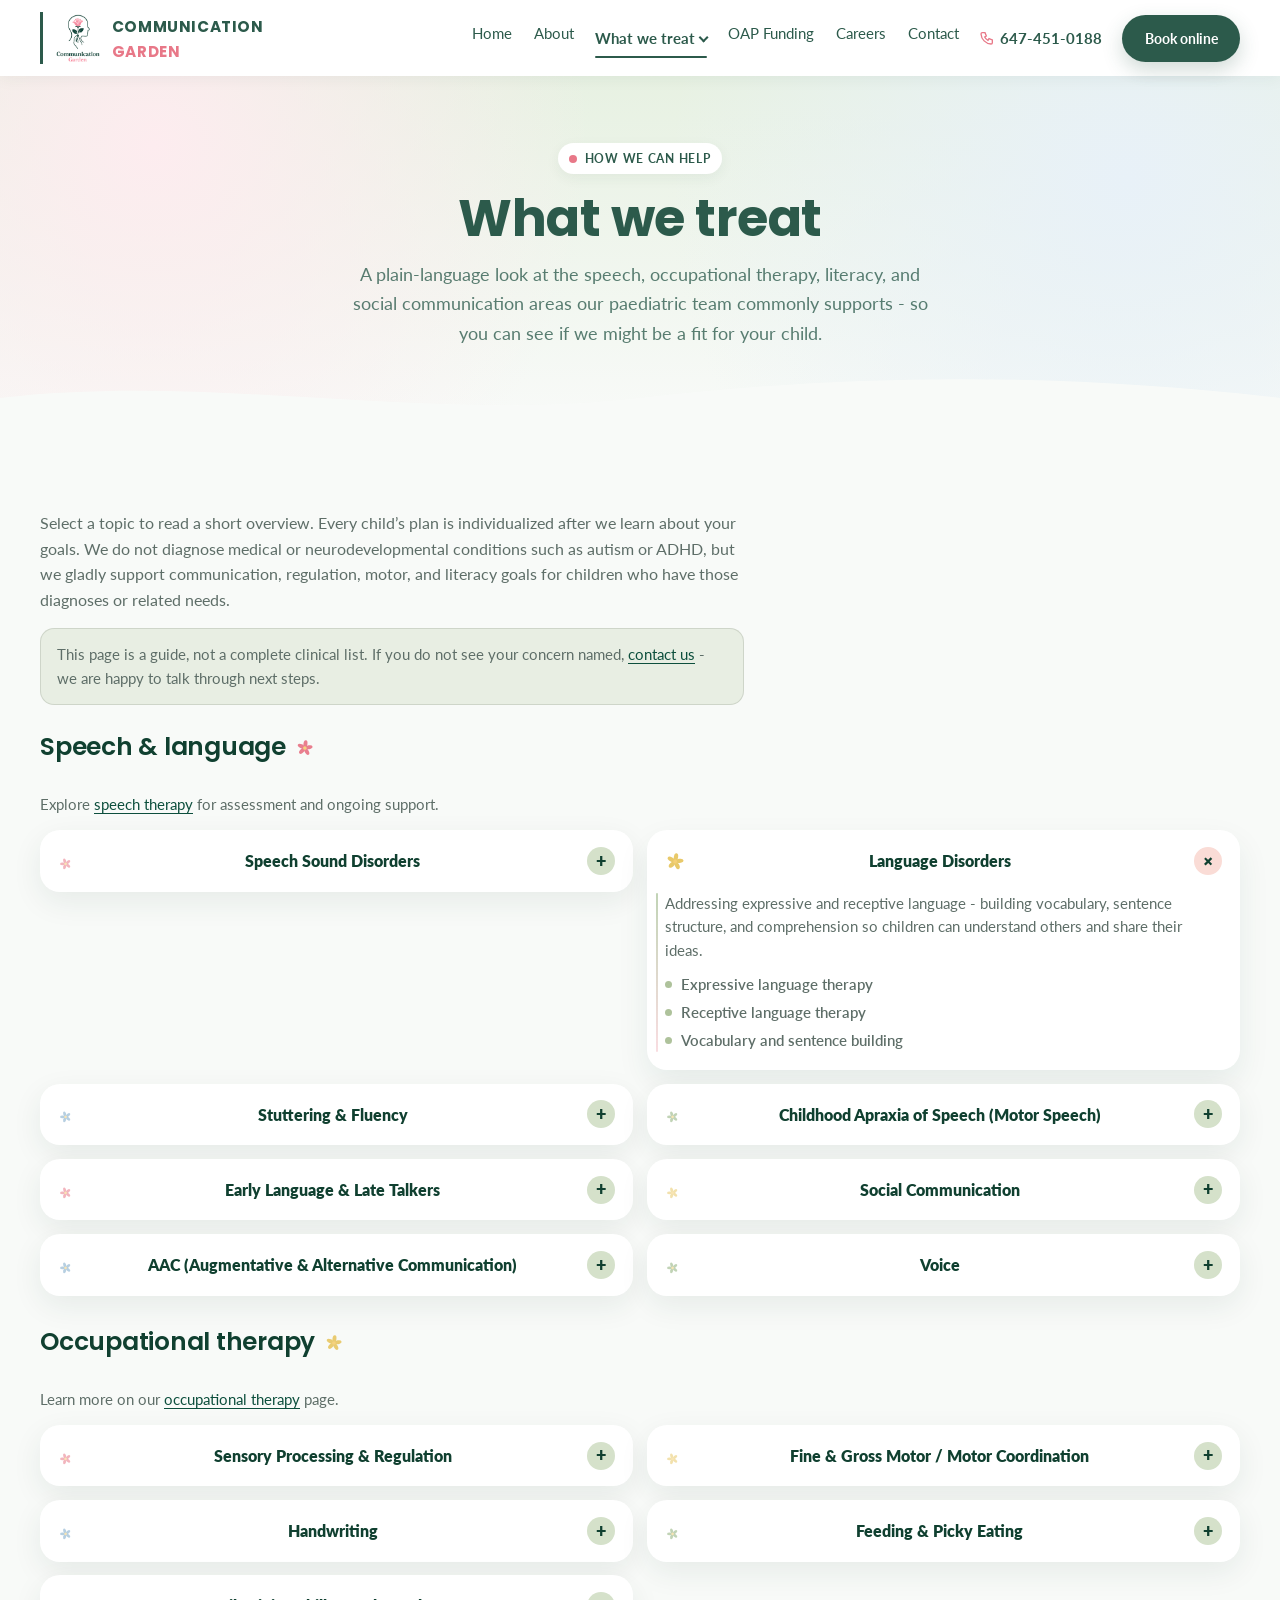
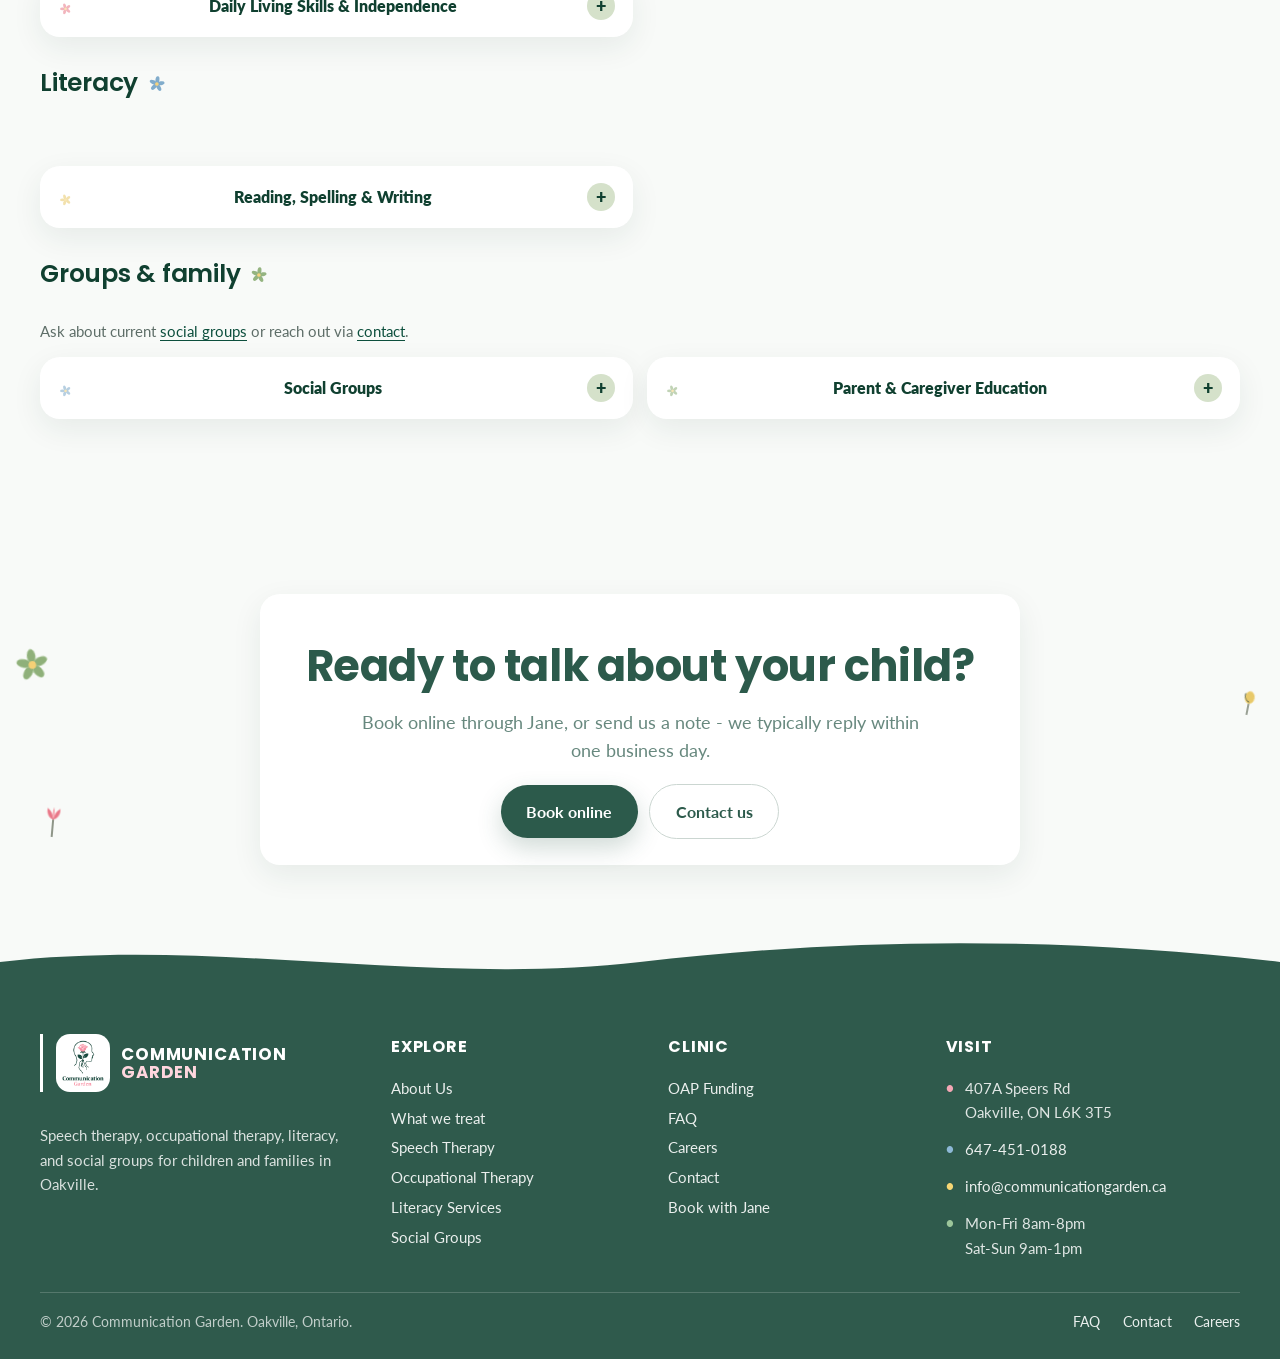
<file: what-we-treat/index.html>
<!DOCTYPE html>
<html lang="en-CA">
<head>
<meta charset="utf-8">
<meta name="viewport" content="width=device-width, initial-scale=1">
<title>What We Treat | Speech, OT & Literacy in Oakville</title>
<meta name="description" content="Speech and language, occupational therapy, literacy, and social groups for children in Oakville. See what Communication Garden treats and how we help.">
<link rel="canonical" href="https://communicationgarden.ca/what-we-treat/">
<meta property="og:title" content="What We Treat | Speech, OT & Literacy in Oakville">
<meta property="og:description" content="Speech and language, occupational therapy, literacy, and social groups for children in Oakville. See what Communication Garden treats and how we help.">
<meta property="og:type" content="website">
<meta property="og:url" content="https://communicationgarden.ca/what-we-treat/">
<meta property="og:image" content="https://communicationgarden.ca/assets/photo-hero.jpg">
<meta property="og:image:width" content="1600">
<meta property="og:image:height" content="1067">
<meta property="og:image:alt" content="Communication Garden clinic in Oakville">
<meta property="og:site_name" content="Communication Garden">
<meta property="og:locale" content="en_CA">
<meta name="twitter:card" content="summary_large_image">
<meta name="twitter:title" content="What We Treat | Speech, OT & Literacy in Oakville">
<meta name="twitter:description" content="Speech and language, occupational therapy, literacy, and social groups for children in Oakville. See what Communication Garden treats and how we help.">
<meta name="twitter:image" content="https://communicationgarden.ca/assets/photo-hero.jpg">
<meta name="theme-color" content="#0D4F3D">
<link rel="icon" href="/assets/favicon.png" type="image/png" sizes="any">
<link rel="icon" href="/assets/favicon-32x32.png" type="image/png" sizes="32x32">
<link rel="icon" href="/assets/favicon-16x16.png" type="image/png" sizes="16x16">
<link rel="apple-touch-icon" href="/assets/apple-touch-icon.png" sizes="180x180">
<link rel="preconnect" href="https://fonts.googleapis.com">
<link rel="preconnect" href="https://fonts.gstatic.com" crossorigin>
<link href="https://fonts.googleapis.com/css2?family=Poppins:wght@600;700;800&family=Lato:wght@400;700;900&display=swap" rel="stylesheet">
<link rel="stylesheet" href="/styles.css">
<script type="application/ld+json">
{"@context":"https://schema.org","@type":["MedicalClinic","LocalBusiness"],"name":"Communication Garden","alternateName":"Communication Garden Oakville","description":"Paediatric speech therapy, occupational therapy, literacy support, and social groups in Oakville, Ontario.","url":"https://communicationgarden.ca/","telephone":"+1-647-451-0188","email":"info@communicationgarden.ca","image":"https://communicationgarden.ca/assets/logo.png","logo":"https://communicationgarden.ca/assets/logo.png","address":{"@type":"PostalAddress","streetAddress":"407A Speers Rd","addressLocality":"Oakville","addressRegion":"ON","postalCode":"L6K 3T5","addressCountry":"CA"},"geo":{"@type":"GeoCoordinates","latitude":43.43706,"longitude":-79.69803},"hasMap":"https://www.google.com/maps?q=407A+Speers+Rd,+Oakville,+ON+L6K+3T5","openingHoursSpecification":[{"@type":"OpeningHoursSpecification","dayOfWeek":["Monday","Tuesday","Wednesday","Thursday","Friday"],"opens":"08:00","closes":"20:00"},{"@type":"OpeningHoursSpecification","dayOfWeek":["Saturday","Sunday"],"opens":"09:00","closes":"13:00"}],"areaServed":[{"@type":"City","name":"Oakville"},{"@type":"City","name":"Burlington"},{"@type":"City","name":"Mississauga"},{"@type":"AdministrativeArea","name":"Halton"}],"sameAs":["https://communicationgarden.janeapp.com/","https://communicationgarden.janeapp.com/locations/communication-garden"],"medicalSpecialty":["Speech Pathology","Occupational Therapy"],"priceRange":"$$"}
</script>
</head>
<body>
<a class="skip" href="#main">Skip to content</a>
<header class="topbar">
  <div class="wrap topbar-inner">
    <a class="brand" href="/">
      <img src="/assets/logo.png" width="64" height="70" alt="Communication Garden logo">
      <span><span class="brand-name">Communication<br><em>Garden</em></span></span>
    </a>
        <nav class="nav-desktop" aria-label="Primary">
      <ul>
        <li><a href="/">Home</a></li>
        <li><a href="/about-us/">About</a></li>
        <li class="has-dropdown">
          <a href="/what-we-treat/" class="nav-dropdown-trigger" aria-haspopup="true" aria-expanded="false" id="nav-treat-trigger" aria-current="page">What we treat <span class="nav-caret" aria-hidden="true"></span></a>
          <ul class="nav-dropdown" id="nav-treat-menu" aria-label="What we treat">
            <li class="nav-dropdown-overview"><a href="/what-we-treat/" aria-current="page">What we treat</a></li>
            <li><a href="/speech-therapy/">Speech</a></li>
            <li><a href="/occupational-therapy/">OT</a></li>
            <li><a href="/literacy-services/">Literacy</a></li>
            <li><a href="/social-groups/">Social Groups</a></li>
          </ul>
        </li>
        <li><a href="/oap-funding/">OAP Funding</a></li>
        <li><a href="/careers/">Careers</a></li>
        <li><a href="/contact/">Contact</a></li>
      </ul>
    </nav>
    <a class="nav-phone desktop-only" href="tel:+16474510188"><svg viewBox="0 0 24 24" aria-hidden="true"><path d="M5 4h4l2 5-2.5 1.5a11 11 0 0 0 5 5L15 13l5 2v4a2 2 0 0 1-2 2A16 16 0 0 1 3 6a2 2 0 0 1 2-2"/></svg>647-451-0188</a>
    <a class="nav-cta desktop-only" href="https://communicationgarden.janeapp.com/locations/communication-garden/book" target="_blank" rel="noopener">Book online</a>
    <button class="menu-toggle" type="button" aria-expanded="false" aria-controls="nav-drawer">Menu</button>
  </div>
    <div class="nav-drawer" id="nav-drawer">
    <div class="wrap">
      <ul>
        <li><a href="/">Home</a></li>
        <li><a href="/about-us/">About</a></li>
        <li class="nav-drawer-group">
          <a href="/what-we-treat/" aria-current="page">What we treat</a>
          <ul class="nav-drawer-nested">
            <li class="nav-drawer-overview"><a href="/what-we-treat/" aria-current="page">What we treat</a></li>
            <li><a href="/speech-therapy/">Speech</a></li>
            <li><a href="/occupational-therapy/">OT</a></li>
            <li><a href="/literacy-services/">Literacy</a></li>
            <li><a href="/social-groups/">Social Groups</a></li>
          </ul>
        </li>
        <li><a href="/oap-funding/">OAP Funding</a></li>
        <li><a href="/careers/">Careers</a></li>
        <li><a href="/contact/">Contact</a></li>
      </ul>
      <a class="nav-cta" href="https://communicationgarden.janeapp.com/locations/communication-garden/book" target="_blank" rel="noopener">Book online</a>
    </div>
  </div>
</header>
<main id="main">

<section class="page-hero">
  <div class="wrap">
    <div class="eyebrow"><i></i> How we can help</div>
    <h1>What we treat</h1>
    <p class="lede">A plain-language look at the speech, occupational therapy, literacy, and social communication areas our paediatric team commonly supports - so you can see if we might be a fit for your child.</p>
  </div>
</section>

<section>
  <div class="wrap">
    <div class="treat-intro">
      <p>Select a topic to read a short overview. Every child’s plan is individualized after we learn about your goals. We do not diagnose medical or neurodevelopmental conditions such as autism or ADHD, but we gladly support communication, regulation, motor, and literacy goals for children who have those diagnoses or related needs.</p>
      <p class="note">This page is a guide, not a complete clinical list. If you do not see your concern named, <a href="/contact/">contact us</a> - we are happy to talk through next steps.</p>
    </div>
  <div class="treat-group">
    <h2>Speech & language</h2>
    <p class="section-head" style="margin-bottom:.85rem;max-width:40rem"><span style="color:var(--muted);font-size:.95rem">Explore <a href="/speech-therapy/">speech therapy</a> for assessment and ongoing support.</span></p>
    <div class="treat-grid">
      <details class="treat-card">
        <summary>Speech Sound Disorders<span class="treat-plus" aria-hidden="true"></span></summary>
        <div class="treat-body">
          <p>Support for children who have trouble producing speech sounds clearly - so listeners can understand them more easily in everyday conversation.</p>
          <ul>
          <li>Articulation and speech clarity practice</li>
          <li>Age-appropriate sound development</li>
          <li>Home strategies caregivers can use</li>
          </ul>
        </div>
      </details>
      <details class="treat-card" open>
        <summary>Language Disorders<span class="treat-plus" aria-hidden="true"></span></summary>
        <div class="treat-body">
          <p>Addressing expressive and receptive language - building vocabulary, sentence structure, and comprehension so children can understand others and share their ideas.</p>
          <ul>
          <li>Expressive language therapy</li>
          <li>Receptive language therapy</li>
          <li>Vocabulary and sentence building</li>
          </ul>
        </div>
      </details>
      <details class="treat-card">
        <summary>Stuttering & Fluency<span class="treat-plus" aria-hidden="true"></span></summary>
        <div class="treat-body">
          <p>Gentle, child-friendly support for stuttering and other fluency differences, with strategies that reduce pressure and build confident communication.</p>
          <ul>
          <li>Fluency-friendly speaking strategies</li>
          <li>Caregiver coaching for supportive responses</li>
          <li>School and home carryover ideas</li>
          </ul>
        </div>
      </details>
      <details class="treat-card">
        <summary>Childhood Apraxia of Speech (Motor Speech)<span class="treat-plus" aria-hidden="true"></span></summary>
        <div class="treat-body">
          <p>Help for children who know what they want to say but have difficulty planning and coordinating the movements for speech.</p>
          <ul>
          <li>Motor planning for speech sounds</li>
          <li>Practice that builds clarity step by step</li>
          <li>Family coaching between sessions</li>
          </ul>
        </div>
      </details>
      <details class="treat-card">
        <summary>Early Language & Late Talkers<span class="treat-plus" aria-hidden="true"></span></summary>
        <div class="treat-body">
          <p>Early support for infants and toddlers who are late to talk or need help building first words, gestures, and early understanding - starting from where your child is now.</p>
          <ul>
          <li>First words and early phrases</li>
          <li>Play-based language stimulation</li>
          <li>Caregiver coaching in daily routines</li>
          </ul>
        </div>
      </details>
      <details class="treat-card">
        <summary>Social Communication<span class="treat-plus" aria-hidden="true"></span></summary>
        <div class="treat-body">
          <p>Support for using language in social situations - joining play, taking turns in conversation, understanding cues, and connecting with peers.</p>
          <ul>
          <li>Conversation and play skills</li>
          <li>Reading social cues in context</li>
          <li>Goals shared with families and teachers</li>
          </ul>
        </div>
      </details>
      <details class="treat-card">
        <summary>AAC (Augmentative & Alternative Communication)<span class="treat-plus" aria-hidden="true"></span></summary>
        <div class="treat-body">
          <p>Support for children who benefit from tools that supplement or support spoken language - from simple systems to high-tech options - so every child has a way to communicate.</p>
          <ul>
          <li>Finding a communication system that fits</li>
          <li>Modelling and everyday use</li>
          <li>Collaboration with families and schools</li>
          </ul>
        </div>
      </details>
      <details class="treat-card">
        <summary>Voice<span class="treat-plus" aria-hidden="true"></span></summary>
        <div class="treat-body">
          <p>Support for children with voice concerns such as hoarseness or inefficient voice use, with practical strategies that protect the voice while keeping communication enjoyable.</p>
          <ul>
          <li>Healthy voice habits</li>
          <li>Child-friendly voice strategies</li>
          <li>Guidance for home and school</li>
          </ul>
        </div>
      </details>
    </div>
  </div>
  <div class="treat-group">
    <h2>Occupational therapy</h2>
    <p class="section-head" style="margin-bottom:.85rem;max-width:40rem"><span style="color:var(--muted);font-size:.95rem">Learn more on our <a href="/occupational-therapy/">occupational therapy</a> page.</span></p>
    <div class="treat-grid">
      <details class="treat-card">
        <summary>Sensory Processing & Regulation<span class="treat-plus" aria-hidden="true"></span></summary>
        <div class="treat-body">
          <p>Help for children who are over- or under-responsive to sensory input, or who need support to stay calm, organised, and ready to learn and play.</p>
          <ul>
          <li>Regulation as a foundation for daily skills</li>
          <li>Sensory-motor strategies for home and school</li>
          <li>Tools that fit your child’s routines</li>
          </ul>
        </div>
      </details>
      <details class="treat-card">
        <summary>Fine & Gross Motor / Motor Coordination<span class="treat-plus" aria-hidden="true"></span></summary>
        <div class="treat-body">
          <p>Support for coordination, strength, and motor planning so children can play, move, and participate more confidently in everyday activities.</p>
          <ul>
          <li>Fine motor foundations</li>
          <li>Gross motor and coordination practice</li>
          <li>Motor planning for play and self-care</li>
          </ul>
        </div>
      </details>
      <details class="treat-card">
        <summary>Handwriting<span class="treat-plus" aria-hidden="true"></span></summary>
        <div class="treat-body">
          <p>Practical support for handwriting readiness and written output - posture, pencil grasp, letter formation, and stamina - so writing feels more manageable.</p>
          <ul>
          <li>Pre-writing and letter formation</li>
          <li>Grasp, posture, and visual-motor skills</li>
          <li>Strategies that carry into the classroom</li>
          </ul>
        </div>
      </details>
      <details class="treat-card">
        <summary>Feeding & Picky Eating<span class="treat-plus" aria-hidden="true"></span></summary>
        <div class="treat-body">
          <p>Occupational therapy support for picky eating and mealtime participation - building comfort, skills, and positive routines around food without pressure.</p>
          <ul>
          <li>Mealtime participation and comfort</li>
          <li>Oral-motor and sensory approaches as appropriate</li>
          <li>Family-friendly mealtime strategies</li>
          </ul>
        </div>
      </details>
      <details class="treat-card">
        <summary>Daily Living Skills & Independence<span class="treat-plus" aria-hidden="true"></span></summary>
        <div class="treat-body">
          <p>Support for dressing, hygiene, organisation, and other self-care skills that help children participate more independently at home and school.</p>
          <ul>
          <li>Dressing and self-care routines</li>
          <li>Organisation and daily participation</li>
          <li>Caregiver coaching for home practice</li>
          </ul>
        </div>
      </details>
    </div>
  </div>
  <div class="treat-group">
    <h2>Literacy</h2>
    <p class="section-head" style="margin-bottom:.85rem;max-width:40rem"><span style="color:var(--muted);font-size:.95rem">See our <a href="/literacy-services/">literacy services</a> for more detail.</span></p>
    <div class="treat-grid">
      <details class="treat-card">
        <summary>Reading, Spelling & Writing<span class="treat-plus" aria-hidden="true"></span></summary>
        <div class="treat-body">
          <p>Structured literacy support for children who need a clearer path with phonological awareness, decoding, spelling, reading fluency, and written expression.</p>
          <ul>
          <li>Phonological awareness and decoding</li>
          <li>Reading fluency and comprehension foundations</li>
          <li>Spelling and written expression support</li>
          </ul>
        </div>
      </details>
    </div>
  </div>
  <div class="treat-group">
    <h2>Groups & family</h2>
    <p class="section-head" style="margin-bottom:.85rem;max-width:40rem"><span style="color:var(--muted);font-size:.95rem">Ask about current <a href="/social-groups/">social groups</a> or reach out via <a href="/contact/">contact</a>.</span></p>
    <div class="treat-grid">
      <details class="treat-card">
        <summary>Social Groups<span class="treat-plus" aria-hidden="true"></span></summary>
        <div class="treat-body">
          <p>Small, clinician-facilitated groups where children practise conversation, play, and friendship skills with peers in a warm, structured setting.</p>
          <ul>
          <li>Peer practice matched by age and goals</li>
          <li>Turn-taking, conversation, and play skills</li>
          <li>Clear targets shared with caregivers</li>
          </ul>
        </div>
      </details>
      <details class="treat-card">
        <summary>Parent & Caregiver Education<span class="treat-plus" aria-hidden="true"></span></summary>
        <div class="treat-body">
          <p>We partner with families in every service - coaching caregivers on strategies that fit real life at home, daycare, and school so progress can continue between visits.</p>
          <ul>
          <li>Practical strategies for daily routines</li>
          <li>Clear goals and progress updates</li>
          <li>Interdisciplinary teamwork when helpful</li>
          </ul>
        </div>
      </details>
    </div>
  </div>
  </div>
</section>

<section>
  <div class="wrap">
    <div class="cta-final">
      <h2>Ready to talk about your child?</h2>
      <p>Book online through Jane, or send us a note - we typically reply within one business day.</p>
      <div class="cta-row" style="justify-content:center">
        <a class="btn btn-primary" href="https://communicationgarden.janeapp.com/locations/communication-garden/book" target="_blank" rel="noopener">Book online</a>
        <a class="btn btn-ghost" href="/contact/">Contact us</a>
      </div>
    </div>
  </div>
</section>

</main>
<footer class="site-footer">
  <svg class="footer-wave" viewBox="0 0 1440 60" preserveAspectRatio="none" aria-hidden="true"><path d="M0 30 C 240 0, 480 60, 720 30 S 1200 0, 1440 30 V60 H0Z" fill="currentColor"/></svg>
  <div class="footer-inner">
  <div class="wrap footer-grid">
    <div class="footer-brand">
      <a href="/" class="footer-logo"><img src="/assets/logo.png" width="64" height="70" alt="Communication Garden logo" loading="lazy"><span>Communication<br><em>Garden</em></span></a>
      <p>Speech therapy, occupational therapy, literacy, and social groups for children and families in Oakville.</p>
    </div>
    <div>
      <h3>Explore</h3>
      <ul>
        <li><a href="/about-us/">About Us</a></li>
        <li><a href="/what-we-treat/">What we treat</a></li>
        <li><a href="/speech-therapy/">Speech Therapy</a></li>
        <li><a href="/occupational-therapy/">Occupational Therapy</a></li>
        <li><a href="/literacy-services/">Literacy Services</a></li>
        <li><a href="/social-groups/">Social Groups</a></li>
      </ul>
    </div>
    <div>
      <h3>Clinic</h3>
      <ul>
        <li><a href="/oap-funding/">OAP Funding</a></li>
        <li><a href="/speech-therapy-oakville-faq/">FAQ</a></li>
        <li><a href="/careers/">Careers</a></li>
        <li><a href="/contact/">Contact</a></li>
        <li><a href="https://communicationgarden.janeapp.com/locations/communication-garden/book" target="_blank" rel="noopener">Book with Jane</a></li>
      </ul>
    </div>
    <div>
      <h3>Visit</h3>
      <ul class="footer-contact">
        <li><span class="ci ci-pink" aria-hidden="true">●</span>407A Speers Rd<br>Oakville, ON L6K 3T5</li>
        <li><span class="ci ci-blue" aria-hidden="true">●</span><a href="tel:+16474510188">647-451-0188</a></li>
        <li><span class="ci ci-yellow" aria-hidden="true">●</span><a href="mailto:info@communicationgarden.ca">info@communicationgarden.ca</a></li>
        <li><span class="ci ci-green" aria-hidden="true">●</span>Mon-Fri 8am-8pm<br>Sat-Sun 9am-1pm</li>
      </ul>
    </div>
  </div>
  <div class="wrap legal">
    <p>© 2026 Communication Garden. Oakville, Ontario.</p>
    <p class="legal-links"><a href="/speech-therapy-oakville-faq/">FAQ</a><a href="/contact/">Contact</a><a href="/careers/">Careers</a></p>
  </div>
  </div>
</footer>
<script src="/site.js" defer></script>
</body>
</html>
</file>
<file: styles.css>
/* Communication Garden - static site */
:root {
  --forest: #0D4F3D;
  --forest-deep: #104030;
  --rose: #E87888;
  --sage: #D5E1CA;
  --sage-mid: #AEC29B;
  --sage-dark: #57614E;
  --blush: #FADCD6;
  --dusty: #E8EFF1;
  --slate: #899DA3;
  --slate-dark: #5B696D;
  --text: #1C1C1C;
  --muted: #5F5F5E;
  --bg: #FFFCFA;
  --card: #FFFFFF;
  --line: #E6E1DE;
  --radius: 18px;
  --shadow: 0 12px 40px rgba(13, 79, 61, 0.08);
  --max: 1120px;
}
* { box-sizing: border-box; }
html { scroll-behavior: smooth; }
body {
  margin: 0;
  font-family: "Nunito Sans", system-ui, -apple-system, sans-serif;
  color: var(--text);
  background: var(--bg);
  line-height: 1.55;
  -webkit-font-smoothing: antialiased;
}
img { max-width: 100%; height: auto; display: block; }
a { color: var(--forest); text-decoration-thickness: 1px; text-underline-offset: 3px; }
a:hover { color: var(--slate-dark); }
.wrap { width: min(var(--max), calc(100% - 2rem)); margin-inline: auto; }
.skip {
  position: absolute; left: -999px; top: 0; background: var(--forest); color: #fff;
  padding: .6rem 1rem; z-index: 100;
}
.skip:focus { left: 1rem; top: 1rem; }
.topbar {
  position: sticky; top: 0; z-index: 50;
  background: rgba(255,252,250,.94);
  backdrop-filter: blur(10px);
  border-bottom: 1px solid var(--line);
}
.topbar-inner {
  display: flex; align-items: center; justify-content: space-between; gap: 1rem;
  padding: .7rem 0;
}
.brand { display: flex; align-items: center; gap: .75rem; text-decoration: none; color: inherit; }
.brand img {
  width: 64px; height: auto; max-height: none;
  object-fit: contain; object-position: center top;
  flex-shrink: 0; display: block;
}
.topbar, .topbar-inner, .brand { overflow: visible; }
.brand-name {
  font-family: "Poppins", system-ui, sans-serif;
  font-weight: 600; font-size: 1.02rem; color: var(--forest-deep); line-height: 1.15;
}
.brand-tag { display: block; font-size: .7rem; color: var(--muted); font-weight: 700; letter-spacing: .02em; }
.nav-desktop ul {
  display: flex; flex-wrap: wrap; gap: .15rem .85rem; list-style: none; margin: 0; padding: 0;
  font-size: .86rem; font-weight: 700;
}
.nav-desktop a { text-decoration: none; color: var(--forest-deep); }
.nav-desktop a:hover, .nav-desktop a[aria-current="page"] { color: var(--rose); }
.nav-cta {
  background: var(--forest); color: #fff !important; padding: .55rem 1rem; border-radius: 999px;
  text-decoration: none !important; font-weight: 800; font-size: .86rem;
  box-shadow: 0 6px 18px rgba(13,79,61,.18); white-space: nowrap;
}
.nav-cta:hover { background: var(--forest-deep); }
.menu-toggle {
  display: none; border: 1px solid var(--line); background: #fff; border-radius: 10px;
  padding: .45rem .7rem; font-weight: 800; color: var(--forest-deep); cursor: pointer;
}
.nav-drawer {
  display: none; border-top: 1px solid var(--line); background: #fff; padding: .75rem 0 1rem;
}
.nav-drawer.open { display: block; }
.nav-drawer ul { list-style: none; margin: 0; padding: 0; display: grid; gap: .35rem; }
.nav-drawer a {
  display: block; padding: .55rem 0; text-decoration: none; font-weight: 800; color: var(--forest-deep);
}
.nav-drawer .nav-cta { display: inline-flex; margin-top: .5rem; }

/* What we treat dropdown */
.nav-desktop .has-dropdown {
  position: relative;
}
.nav-dropdown-trigger {
  display: inline-flex;
  align-items: center;
  gap: .28rem;
}
.nav-caret {
  display: inline-block;
  width: .45rem;
  height: .45rem;
  border-right: 2px solid currentColor;
  border-bottom: 2px solid currentColor;
  transform: translateY(-1px) rotate(45deg);
  transition: transform .2s ease;
  flex-shrink: 0;
}
.has-dropdown.is-open > .nav-dropdown-trigger .nav-caret,
.has-dropdown:hover > .nav-dropdown-trigger .nav-caret,
.has-dropdown:focus-within > .nav-dropdown-trigger .nav-caret {
  transform: translateY(1px) rotate(225deg);
}
.nav-desktop .nav-dropdown {
  position: absolute;
  top: calc(100% + .55rem);
  left: 50%;
  transform: translateX(-50%) translateY(6px);
  display: grid;
  gap: .1rem;
  min-width: 12rem;
  margin: 0;
  padding: .45rem;
  list-style: none;
  background: #fff;
  border: 1px solid var(--line);
  border-radius: 14px;
  box-shadow: var(--shadow);
  opacity: 0;
  visibility: hidden;
  pointer-events: none;
  transition: opacity .18s ease, transform .18s ease, visibility .18s;
  z-index: 60;
  flex-wrap: nowrap;
}
.nav-dropdown::before {
  content: "";
  position: absolute;
  top: -0.55rem;
  left: 0;
  right: 0;
  height: 0.55rem;
}
.has-dropdown.is-open > .nav-dropdown,
.has-dropdown:hover > .nav-dropdown,
.has-dropdown:focus-within > .nav-dropdown {
  opacity: 1;
  visibility: visible;
  pointer-events: auto;
  transform: translateX(-50%) translateY(0);
}
.nav-dropdown-overview {
  margin: 0 0 .2rem;
  padding: 0 0 .35rem;
  border-bottom: 1px solid var(--line);
}
.nav-dropdown-overview a {
  font-weight: 800;
  color: var(--sage-dark);
}
.nav-dropdown a {
  display: block;
  padding: .55rem .75rem;
  border-radius: 10px;
  text-decoration: none;
  color: var(--forest-deep);
  font-size: .84rem;
  white-space: nowrap;
}
.nav-dropdown a:hover,
.nav-dropdown a:focus-visible,
.nav-dropdown a[aria-current="page"] {
  background: rgba(213, 225, 202, .55);
  color: var(--rose);
}
@media (prefers-reduced-motion: reduce) {
  .nav-dropdown,
  .nav-caret { transition: none; }
}

/* Mobile nested services under What we treat */
.nav-drawer-group { display: grid; gap: .15rem; }
.nav-drawer-nested {
  list-style: none;
  margin: 0 0 .25rem;
  padding: 0 0 0 .9rem;
  display: grid;
  gap: .1rem;
  border-left: 2px solid var(--sage);
}
.nav-drawer-overview {
  margin: 0 0 .15rem;
  padding: 0 0 .3rem;
  border-bottom: 1px solid var(--line);
}
.nav-drawer-overview a {
  font-weight: 800;
  color: var(--forest-deep);
}
.nav-drawer-nested a {
  font-weight: 700;
  font-size: .92rem;
  padding: .35rem 0;
  color: var(--sage-dark);
}
.hero {
  position: relative; overflow: hidden;
  padding: 3.25rem 0 2.75rem;
  background:
    radial-gradient(900px 420px at 85% 10%, rgba(232,120,136,.18), transparent 60%),
    radial-gradient(700px 380px at 10% 80%, rgba(174,194,155,.35), transparent 55%),
    linear-gradient(180deg, #fff 0%, var(--dusty) 100%);
}
.hero-grid { display: grid; grid-template-columns: 1.15fr .85fr; gap: 2.25rem; align-items: center; }
.eyebrow {
  display: inline-flex; align-items: center; gap: .45rem;
  background: #fff; border: 1px solid var(--line); color: var(--sage-dark);
  font-size: .76rem; font-weight: 800; letter-spacing: .04em; text-transform: uppercase;
  padding: .35rem .7rem; border-radius: 999px; margin-bottom: 1rem;
}
.eyebrow i { width: 8px; height: 8px; border-radius: 50%; background: var(--rose); display: inline-block; }
h1 {
  font-family: "Poppins", system-ui, sans-serif;
  font-size: clamp(1.9rem, 4vw, 3rem); line-height: 1.12; margin: 0 0 .85rem;
  color: var(--forest-deep); font-weight: 600;
}
.lede { font-size: 1.1rem; color: var(--muted); max-width: 38rem; margin: 0 0 1.2rem; }
.hero-points { display: grid; gap: .55rem; margin: 0 0 1.4rem; padding: 0; list-style: none; }
.hero-points li {
  display: flex; gap: .6rem; align-items: flex-start; font-weight: 700; color: var(--forest-deep);
}
.hero-points li::before {
  content: ""; width: 18px; height: 18px; margin-top: .15rem; flex: none;
  background: var(--sage-mid); border-radius: 50%; box-shadow: inset 0 0 0 5px #fff;
}
.cta-row { display: flex; flex-wrap: wrap; gap: .7rem; align-items: center; }
.btn {
  display: inline-flex; align-items: center; justify-content: center; gap: .4rem;
  border-radius: 999px; padding: .8rem 1.25rem; font-weight: 800; border: none; cursor: pointer;
  text-decoration: none !important; font-size: .95rem;
}
.btn-primary { background: var(--forest); color: #fff !important; box-shadow: 0 10px 24px rgba(13,79,61,.2); }
.btn-primary:hover { background: var(--forest-deep); }
.btn-ghost { background: #fff; color: var(--forest) !important; border: 1px solid var(--line); }
.btn-ghost:hover { border-color: var(--slate); }
.trust-row { display: flex; flex-wrap: wrap; gap: .55rem; margin-top: 1.35rem; }
.pill {
  background: rgba(255,255,255,.85); border: 1px solid var(--line); border-radius: 999px;
  padding: .38rem .72rem; font-size: .76rem; font-weight: 800; color: var(--sage-dark);
}
.hero-card {
  background: var(--card); border-radius: 24px; box-shadow: var(--shadow);
  border: 1px solid var(--line); padding: 1.35rem;
}
.hero-card h2 { font-size: 1.05rem; margin: 0 0 .85rem; color: var(--forest-deep); }
.nap { display: grid; gap: .65rem; font-size: .92rem; }
.nap strong { display: block; color: var(--forest-deep); font-size: .76rem; text-transform: uppercase; letter-spacing: .04em; }
.hours { margin-top: 1rem; padding-top: 1rem; border-top: 1px solid var(--line); }
.hours p { margin: .35rem 0 0; color: var(--muted); }
.fun-photo,
.hero-photo {
  position: relative;
  margin-top: 1rem;
  overflow: visible;
}
.fun-photo-frame,
.hero-photo-frame {
  border-radius: 16px;
  overflow: hidden;
  border: 1px solid var(--line);
  background: var(--dusty);
  transform-origin: 50% 70%;
  will-change: transform;
}
.hero-photo picture,
.hero-photo img {
  display: block;
  width: 100%;
  height: auto;
  aspect-ratio: 1 / 1;
  object-fit: cover;
  object-position: center 40%;
}
.fun-photo picture,
.fun-photo img {
  display: block;
  width: 100%;
  height: auto;
  aspect-ratio: 3 / 2;
  object-fit: cover;
  object-position: center 42%;
}
.fun-photo--team {
  margin-top: 0;
}
.fun-photo--side {
  margin-top: 1rem;
  max-width: 300px;
}
.fun-photo--side.fun-photo--landscape {
  max-width: 340px;
}
.fun-photo--side.fun-photo--landscape picture,
.fun-photo--side.fun-photo--landscape img {
  aspect-ratio: auto;
  height: auto;
  max-height: none;
  object-fit: contain;
  object-position: center center;
}
.fun-photo--side.fun-photo--portrait {
  max-width: 280px;
}
.fun-photo--side.fun-photo--portrait picture,
.fun-photo--side.fun-photo--portrait img {
  aspect-ratio: auto;
  height: auto;
  max-height: none;
  object-fit: contain;
  object-position: center bottom;
}
@media (max-width: 819px) {
  .fun-photo--side {
    max-width: min(300px, 100%);
  }
  .fun-photo--side.fun-photo--landscape {
    max-width: min(340px, 100%);
  }
  .fun-photo--side.fun-photo--portrait {
    max-width: min(280px, 100%);
  }
}
/* Gentle pop-in when the photo enters view */
.fun-photo:not(.is-in):not(.is-static) .fun-photo-frame,
.hero-photo:not(.is-in):not(.is-static) .hero-photo-frame {
  opacity: 0;
  transform: scale(0.82) rotate(-4deg) translateY(14px);
}
.fun-photo.is-in:not(.is-settled) .fun-photo-frame,
.hero-photo.is-in:not(.is-settled) .hero-photo-frame {
  animation: heroPhotoPop .78s cubic-bezier(.34, 1.45, .64, 1) forwards;
}
@keyframes heroPhotoPop {
  0%   { opacity: 0; transform: scale(0.82) rotate(-4deg) translateY(14px); }
  68%  { opacity: 1; transform: scale(1.045) rotate(1.6deg) translateY(-3px); }
  100% { opacity: 1; transform: scale(1) rotate(0deg) translateY(0); }
}
.fun-photo.is-settled .fun-photo-frame,
.fun-photo.is-static .fun-photo-frame,
.hero-photo.is-settled .hero-photo-frame,
.hero-photo.is-static .hero-photo-frame {
  opacity: 1;
  transform: none;
  animation: none;
}
/* Soft lift + wobble on hover (pointer devices) */
@media (hover: hover) {
  .fun-photo.is-settled .fun-photo-frame,
  .hero-photo.is-settled .hero-photo-frame {
    transition: transform .45s cubic-bezier(.34, 1.3, .64, 1), box-shadow .35s ease;
  }
  .fun-photo.is-settled:hover .fun-photo-frame,
  .fun-photo.is-settled:focus-within .fun-photo-frame,
  .hero-photo.is-settled:hover .hero-photo-frame,
  .hero-photo.is-settled:focus-within .hero-photo-frame {
    transform: translateY(-5px) rotate(-1.8deg) scale(1.02);
    box-shadow: 0 14px 28px rgba(13, 79, 61, 0.14);
    animation: heroPhotoWobble 1.6s ease-in-out infinite;
  }
}
@keyframes heroPhotoWobble {
  0%, 100% { transform: translateY(-5px) rotate(-1.8deg) scale(1.02); }
  50%      { transform: translateY(-7px) rotate(1.5deg) scale(1.025); }
}
/* Tiny corner blooms */
.fun-photo-bloom,
.hero-photo-bloom {
  position: absolute;
  width: 22px;
  height: 22px;
  z-index: 2;
  pointer-events: none;
  opacity: 0;
  transform: scale(0) rotate(-24deg);
  transform-origin: 50% 90%;
}
.fun-photo-bloom svg,
.hero-photo-bloom svg { width: 100%; height: 100%; display: block; overflow: visible; }
.fun-photo-bloom--tl,
.hero-photo-bloom--tl { top: -8px; left: -6px; }
.fun-photo-bloom--tr,
.hero-photo-bloom--tr { top: -10px; right: -4px; }
.fun-photo-bloom--bl,
.hero-photo-bloom--bl { bottom: -4px; left: -8px; }
.fun-photo-bloom--br,
.hero-photo-bloom--br { bottom: -6px; right: -6px; }
.fun-photo.is-in .fun-photo-bloom,
.hero-photo.is-in .hero-photo-bloom {
  animation: heroCornerBloom .62s cubic-bezier(.34, 1.55, .64, 1) forwards;
  animation-delay: var(--bloom-delay, .28s);
}
.fun-photo.is-settled .fun-photo-bloom,
.fun-photo.is-static .fun-photo-bloom,
.hero-photo.is-settled .hero-photo-bloom,
.hero-photo.is-static .hero-photo-bloom {
  opacity: .95;
  transform: scale(1) rotate(8deg);
  animation: none;
}
@keyframes heroCornerBloom {
  0%   { opacity: 0; transform: scale(0) rotate(-24deg); }
  70%  { opacity: 1; transform: scale(1.18) rotate(10deg); }
  100% { opacity: .95; transform: scale(1) rotate(8deg); }
}
@media (prefers-reduced-motion: reduce) {
  .fun-photo .fun-photo-frame,
  .hero-photo .hero-photo-frame {
    opacity: 1 !important;
    transform: none !important;
    animation: none !important;
    transition: none !important;
  }
  .fun-photo-bloom,
  .hero-photo-bloom {
    display: none;
  }
}
.team-photo-row {
  display: grid;
  grid-template-columns: 1fr;
  gap: 1.1rem;
  margin: 0 0 1.5rem;
  align-items: start;
}
@media (min-width: 820px) {
  .team-photo-row {
    grid-template-columns: 1fr 1fr;
    gap: 1.25rem;
  }
}

section { padding: 3rem 0; }
.section-head { max-width: 42rem; margin-bottom: 1.6rem; }
.section-head h2 {
  font-family: "Poppins", system-ui, sans-serif; font-size: clamp(1.55rem, 3vw, 2.15rem);
  margin: 0 0 .5rem; color: var(--forest-deep); font-weight: 600;
}
.section-head p { margin: 0; color: var(--muted); }
.page-hero { padding: 2.4rem 0 1.5rem; background: linear-gradient(180deg, #fff, var(--dusty)); }
.page-hero .lede { margin-bottom: 0; }
.services { display: grid; grid-template-columns: repeat(4, 1fr); gap: 1rem; }
.service {
  background: #fff; border: 1px solid var(--line); border-radius: var(--radius);
  padding: 1.25rem; display: flex; flex-direction: column; gap: .65rem;
  box-shadow: 0 8px 24px rgba(28,28,28,.03); min-height: 100%;
}
.service .icon {
  width: 42px; height: 42px; border-radius: 14px; display: grid; place-items: center;
  font-size: 1.15rem; background: var(--sage);
}
.service:nth-child(2) .icon { background: var(--blush); }
.service:nth-child(3) .icon { background: var(--dusty); }
.service:nth-child(4) .icon { background: #f3e6dc; }
.service h3 { margin: 0; font-size: 1.08rem; color: var(--forest-deep); }
.service p { margin: 0; color: var(--muted); flex: 1; font-size: .93rem; }
.service a { font-weight: 800; text-decoration: none; }
.band { background: linear-gradient(180deg, #fff, var(--sage)); }
.why { display: grid; grid-template-columns: 1fr 1fr; gap: 1rem; }
.why article, .card {
  background: #fff; border-radius: var(--radius); padding: 1.2rem 1.25rem; border: 1px solid rgba(87,97,78,.15);
}
.why h3, .card h3 { margin: 0 0 .35rem; font-size: 1.02rem; color: var(--forest-deep); }
.why p, .card p { margin: 0; color: var(--muted); font-size: .94rem; }
.funding { display: grid; grid-template-columns: 1.2fr .8fr; gap: 1.25rem; align-items: stretch; }
.funding-card, .funding-side {
  border-radius: 22px; padding: 1.55rem; border: 1px solid var(--line); background: #fff;
}
.funding-side {
  background: var(--forest); color: #fff; border: none;
  display: flex; flex-direction: column; justify-content: center; gap: .8rem;
}
.funding-side h3 { margin: 0; font-family: "Poppins", system-ui, sans-serif; font-size: 1.4rem; font-weight: 600; }
.funding-side p { margin: 0; opacity: .92; }
.funding-side a { color: #fff !important; font-weight: 800; }
.cta-final {
  background: linear-gradient(135deg, var(--forest), var(--forest-deep));
  color: #fff; border-radius: 28px; padding: 2rem; text-align: center; box-shadow: var(--shadow);
}
.cta-final h2 { margin: 0 0 .5rem; font-family: "Poppins", system-ui, sans-serif; font-weight: 600; font-size: clamp(1.45rem, 3vw, 2rem); }
.cta-final p { margin: 0 auto 1.2rem; max-width: 36rem; opacity: .92; }
.cta-final .btn-primary { background: #fff; color: var(--forest) !important; }
.cta-final .btn-ghost { background: transparent; color: #fff !important; border-color: rgba(255,255,255,.35); }
.prose { max-width: 46rem; }
.prose p, .prose li { color: var(--muted); }
.prose h2, .prose h3 { color: var(--forest-deep); }
.grid-2 {
  display: grid;
  grid-template-columns: 1fr 1fr;
  gap: 1.25rem 1.5rem;
  align-items: start;
}
.card-photo {
  margin-top: 1rem;
  border-radius: 14px;
  overflow: hidden;
  border: 1px solid var(--line);
  background: var(--dusty);
  max-height: 220px;
}
.card-photo img {
  display: block;
  width: 100%;
  height: 100%;
  max-height: 220px;
  aspect-ratio: 16 / 10;
  object-fit: cover;
  object-position: center;
}
.service-chips {
  list-style: none;
  margin: 1.25rem 0 0;
  padding: 0;
  display: flex;
  flex-wrap: wrap;
  gap: .5rem;
}
.service-chips a {
  display: inline-flex;
  align-items: center;
  padding: .45rem .85rem;
  border-radius: 999px;
  border: 1px solid var(--line);
  background: #fff;
  color: var(--forest-deep);
  text-decoration: none;
  font-size: .84rem;
  font-weight: 800;
  box-shadow: 0 4px 14px rgba(13, 79, 61, 0.05);
  transition: color .18s ease, border-color .18s ease, transform .18s ease;
}
.service-chips a:hover,
.service-chips a:focus-visible {
  color: var(--rose);
  border-color: #f0c9cf;
  transform: translateY(-1px);
}
@media (prefers-reduced-motion: reduce) {
  .service-chips a { transition: none; }
  .service-chips a:hover,
  .service-chips a:focus-visible { transform: none; }
}
.grid-3 { display: grid; grid-template-columns: repeat(3, 1fr); gap: 1rem; }
.list-check { list-style: none; padding: 0; margin: 0; display: grid; gap: .55rem; }
.list-check li {
  display: flex; gap: .55rem; align-items: flex-start; color: var(--muted); font-weight: 600;
}
.list-check li::before {
  content: ""; width: 14px; height: 14px; margin-top: .3rem; flex: none;
  border-radius: 50%; background: var(--sage-mid); box-shadow: inset 0 0 0 4px #fff;
}
.team-grid { display: grid; grid-template-columns: repeat(2, 1fr); gap: 1rem; }
.team-card {
  background: #fff; border: 1px solid var(--line); border-radius: var(--radius); padding: 1.25rem;
}
.team-card .role {
  display: inline-block; font-size: .72rem; font-weight: 800; letter-spacing: .04em;
  text-transform: uppercase; color: var(--sage-dark); background: var(--sage);
  border-radius: 999px; padding: .25rem .55rem; margin-bottom: .55rem;
}
.team-card h3 { margin: 0 0 .45rem; color: var(--forest-deep); font-size: 1.12rem; }
.team-card p { margin: 0; color: var(--muted); font-size: .93rem; }
.team-card .team-points {
  list-style: none;
  margin: .85rem 0 0;
  padding: 0;
  display: grid;
  gap: .4rem;
}
.team-card .team-points li {
  position: relative;
  padding-left: 1rem;
  color: var(--muted);
  font-size: .9rem;
  font-weight: 600;
  line-height: 1.45;
}
.team-card .team-points li::before {
  content: "";
  position: absolute;
  left: 0;
  top: .45rem;
  width: 7px;
  height: 7px;
  border-radius: 50%;
  background: var(--sage-mid);
}
.team-card .team-more {
  margin-top: .75rem;
}
.team-card .team-more summary {
  cursor: pointer;
  color: var(--forest);
  font-weight: 800;
  font-size: .88rem;
  list-style: none;
}
.team-card .team-more summary::-webkit-details-marker { display: none; }
.team-card .team-more summary::after {
  content: " +";
  font-weight: 800;
}
.team-card .team-more[open] summary::after { content: " -"; }
.team-card .team-more p {
  margin: .55rem 0 0;
  font-size: .9rem;
}


.faq details {
  background: #fff; border: 1px solid var(--line); border-radius: 14px; padding: .9rem 1rem; margin-bottom: .7rem;
}
.faq summary { cursor: pointer; font-weight: 800; color: var(--forest-deep); }
.faq details p { margin: .65rem 0 0; color: var(--muted); }
.form-card {
  background: #fff; border: 1px solid var(--line); border-radius: 22px; padding: 1.4rem;
  box-shadow: var(--shadow);
}
.form { display: grid; gap: .85rem; }
.form-row { display: grid; grid-template-columns: 1fr 1fr; gap: .85rem; }
label { display: grid; gap: .3rem; font-weight: 700; font-size: .88rem; color: var(--forest-deep); }
input, textarea, select {
  font: inherit; padding: .7rem .8rem; border-radius: 12px; border: 1px solid var(--line);
  background: #fff; color: var(--text);
}
input:focus, textarea:focus, select:focus { outline: 2px solid rgba(13,79,61,.25); border-color: var(--forest); }
.honeypot { position: absolute; left: -9999px; opacity: 0; height: 0; width: 0; overflow: hidden; }
.form-note { font-size: .8rem; color: var(--muted); margin: 0; }
.form-status { display: none; padding: .75rem 1rem; border-radius: 12px; font-weight: 700; }
.form-status.ok { display: block; background: var(--sage); color: var(--forest-deep); }
.form-status.err { display: block; background: var(--blush); color: #7a2e2e; }
.fallback-links { margin-top: .75rem; font-size: .9rem; color: var(--muted); }
.contact-grid { display: grid; grid-template-columns: 1fr 1.1fr; gap: 1.25rem; align-items: start; }


/* Scroll-draw flower (decorative, low weight) */
.section-bloom {
  display: flex; justify-content: center; align-items: flex-end;
  padding: .35rem 0 .15rem; pointer-events: none;
}
.grow-flower { width: 42px; height: 122px; opacity: .72; overflow: visible; }
.gf-path {
  fill: none;
  stroke-linecap: round;
  stroke-linejoin: round;
  stroke-dasharray: 100;
  stroke-dashoffset: 100;
}
.gf-stem { stroke: var(--forest); stroke-width: 1.35; }
.gf-leaf-l, .gf-leaf-r { stroke: var(--sage-dark); stroke-width: 1.2; }
.gf-bloom { stroke: var(--rose); stroke-width: 1.35; }
.gf-center { stroke: var(--rose); stroke-width: 1.1; fill: none; }
.grow-flower.is-static .gf-path { stroke-dashoffset: 0; }
@media (max-width: 820px) {
  /* Compact flower between sections - visible on phones, does not cover copy */
  .section-bloom {
    display: flex;
    justify-content: center;
    align-items: flex-end;
    padding: .55rem 0 .2rem;
    min-height: 88px;
  }
  .grow-flower {
    width: 28px;
    height: 82px;
    opacity: .68;
  }
}
@media (prefers-reduced-motion: reduce) {
  .section-bloom { display: flex; }
  .gf-path { stroke-dashoffset: 0; }
  .grow-flower.is-static .gf-path { stroke-dashoffset: 0; }
}


/* Scroll-draw side vine (homepage, decorative) */
.vine-region { position: relative; overflow: visible; }
.vine-region > section { position: relative; z-index: 1; }
.vine-region .service,
.vine-region .why article,
.vine-region .funding-card,
.vine-region .funding-side {
  position: relative;
  z-index: 1;
}
/* Keep opaque card surfaces above the vine - do not override .funding-side (forest CTA) */
.vine-region .service,
.vine-region .why article,
.vine-region .funding-card {
  background: #fff;
}
.scroll-vine {
  position: absolute;
  top: 0.15rem;
  bottom: 0.35rem;
  pointer-events: none;
  z-index: 0;
  overflow: visible;
}
.scroll-vine--left {
  left: max(0px, calc((100% - var(--max)) / 2 - 5.5rem));
  width: 6.5rem;
  opacity: 0.9;
}
.scroll-vine--right {
  display: none;
  right: max(0px, calc((100% - var(--max)) / 2 - 4.5rem));
  left: auto;
  width: 5.25rem;
  top: 10%;
  bottom: 24%;
  opacity: 0.55;
}
.gv-stem-svg {
  position: absolute;
  inset: 0;
  width: 100%;
  height: 100%;
  overflow: visible;
}
.gv-path {
  fill: none;
  stroke-linecap: round;
  stroke-linejoin: round;
  stroke-dasharray: 100;
  stroke-dashoffset: 100;
}
.gv-stem {
  stroke: var(--forest);
  stroke-width: 2.5px;
  opacity: 0.95;
  vector-effect: non-scaling-stroke;
}
.gv-leaf-sprite {
  position: absolute;
  width: 40px;
  height: 52px;
  opacity: 0;
  transform: scale(0.4);
  transform-origin: center center;
  z-index: 1;
}
.gv-leaf-sprite svg {
  display: block;
  width: 100%;
  height: 100%;
  overflow: visible;
}
.gv-leaf-sprite--left {
  left: -0.15rem;
}
.gv-leaf-sprite--right {
  right: -0.35rem;
  left: auto;
  transform: scale(0.4) scaleX(-1);
}
.gv-leaf-fill {
  fill: var(--sage-mid);
  fill-opacity: 0;
  stroke: none;
}
.gv-leaf-path {
  stroke: var(--sage-dark);
  stroke-width: 2.1px;
  vector-effect: non-scaling-stroke;
}
.gv-bloom-g {
  transform-box: fill-box;
  transform-origin: center;
  opacity: 0;
  transform: scale(0.45);
}
.gv-end-bloom {
  position: absolute;
  left: 50%;
  bottom: 0;
  width: 118px;
  height: 118px;
  margin-left: -59px;
  transform: scale(0.3);
  transform-origin: center bottom;
  opacity: 0;
  overflow: visible;
  pointer-events: none;
  z-index: 2;
}
.gv-bloom, .gv-petal {
  stroke: var(--rose);
  stroke-width: 2.4px;
  vector-effect: non-scaling-stroke;
}
.gv-center {
  stroke: var(--rose);
  stroke-width: 2.1px;
  vector-effect: non-scaling-stroke;
}
.gv-bloom-fill {
  fill: var(--rose);
  fill-opacity: 0;
  stroke: none;
}
.gv-stem-svg.is-static .gv-path,
.gv-end-bloom.is-static .gv-path,
.gv-leaf-sprite.is-static .gv-path { stroke-dashoffset: 0; }
.gv-leaf-sprite.is-static {
  opacity: 1;
  transform: scale(1);
}
.gv-leaf-sprite--right.is-static { transform: scale(1) scaleX(-1); }
.gv-leaf-sprite.is-static .gv-leaf-fill { fill-opacity: 0.42; }
.gv-end-bloom.is-static {
  opacity: 1;
  transform: scale(1);
}
.gv-end-bloom.is-static .gv-bloom-fill { fill-opacity: 0.4; }
.gv-end-bloom.is-static .gv-bloom-g { opacity: 1; transform: scale(1); }

@media (min-width: 1200px) {
  .scroll-vine--right { display: block; }
  .scroll-vine--left {
    left: max(0.15rem, calc((100% - var(--max)) / 2 - 5.75rem));
    width: 7rem;
    opacity: 0.92;
  }
  .gv-leaf-sprite { width: 44px; height: 56px; }
}
@media (max-width: 1199px) {
  .scroll-vine--left {
    left: 0.2rem;
    width: 5rem;
    opacity: 0.88;
  }
  .gv-end-bloom { width: 96px; height: 96px; margin-left: -48px; }
}
@media (max-width: 820px) {
  .vine-region { padding-left: 2.85rem; }
  .scroll-vine--left {
    left: 0.15rem;
    width: 2.55rem; /* ~41px */
    opacity: 0.95;
  }
  .gv-leaf-sprite {
    width: 30px;
    height: 40px;
  }
  .gv-leaf-sprite--left { left: -0.35rem; }
  .gv-leaf-sprite--right { right: -0.85rem; }
  .gv-stem { stroke-width: 2.45px; }
  .gv-end-bloom {
    width: 72px;
    height: 72px;
    margin-left: 0;
    left: 0;
    transform: scale(0.3);
  }
  .gv-end-bloom.is-static { transform: scale(1); }
}
@media (prefers-reduced-motion: reduce) {
  .gv-path { stroke-dashoffset: 0; }
  .gv-leaf-sprite {
    opacity: 1;
    transform: scale(1);
  }
  .gv-leaf-sprite--right { transform: scale(1) scaleX(-1); }
  .gv-leaf-fill { fill-opacity: 0.42; }
  .gv-end-bloom { opacity: 1; transform: scale(1); }
  .gv-bloom-fill { fill-opacity: 0.4; }
  .gv-bloom-g { opacity: 1; transform: scale(1); }
}


/* Maps - subtle, on-brand */
.map-frame {
  position: relative;
  overflow: hidden;
  border-radius: calc(var(--radius) - 4px);
  background: var(--dusty);
  border: 1px solid rgba(87,97,78,.12);
  box-shadow: none;
}
.map-frame iframe {
  display: block;
  width: 100%;
  height: 100%;
  border: 0;
  filter: grayscale(0.55) contrast(0.96) brightness(1.02);
  transition: filter .35s ease;
}
.map-frame:hover iframe,
.map-frame:focus-within iframe {
  filter: none;
}
.map-frame--contact {
  margin-top: 1.15rem;
  height: 220px;
}
.map-frame--home {
  height: 260px;
  min-height: 220px;
}
.map-directions {
  margin: .65rem 0 0;
  font-size: .9rem;
  font-weight: 800;
}
.map-directions a { text-decoration: none; }
.visit-us {
  padding: 0 0 2.25rem;
}
.visit-us-grid {
  display: grid;
  grid-template-columns: 1fr 1.15fr;
  gap: 1.5rem;
  align-items: center;
  background: #fff;
  border: 1px solid rgba(87,97,78,.12);
  border-radius: 22px;
  padding: 1.4rem 1.5rem;
  box-shadow: var(--shadow);
}
.visit-us-copy h2 {
  margin: .35rem 0 .5rem;
  font-family: "Poppins", system-ui, sans-serif;
  font-weight: 600;
  font-size: clamp(1.45rem, 3vw, 1.85rem);
  color: var(--forest-deep);
}
.visit-meta {
  margin: 0;
  color: var(--muted);
  font-size: .95rem;
  line-height: 1.55;
}
.visit-meta strong { color: var(--forest-deep); font-weight: 800; }
@media (max-width: 820px) {
  .visit-us-grid { grid-template-columns: 1fr; }
  .map-frame--home { height: 220px; }
  .map-frame--contact { height: 200px; }
}

footer {
  padding: 2.5rem 0 2rem; border-top: 1px solid var(--line); background: #fff; margin-top: 1rem;
}
.footer-grid { display: grid; grid-template-columns: 1.4fr 1fr 1fr 1fr; gap: 1.4rem; }
footer h3 {
  margin: 0 0 .6rem; font-size: .8rem; text-transform: uppercase; letter-spacing: .05em; color: var(--sage-dark);
}
footer p, footer li { color: var(--muted); font-size: .9rem; }
footer ul { list-style: none; margin: 0; padding: 0; display: grid; gap: .35rem; }
footer a { text-decoration: none; color: var(--forest-deep); font-weight: 700; }
.legal { margin-top: 1.5rem; padding-top: 1rem; border-top: 1px solid var(--line); font-size: .8rem; color: var(--muted); }
@media (max-width: 980px) {
  .services { grid-template-columns: 1fr 1fr; }
  .footer-grid { grid-template-columns: 1fr 1fr; }
}
@media (max-width: 820px) {
  .hero-grid, .why, .funding, .grid-2, .grid-3, .team-grid, .form-row, .services, .footer-grid, .contact-grid, .visit-us-grid { grid-template-columns: 1fr; }
  .nav-desktop, .nav-cta.desktop-only { display: none; }
  .menu-toggle { display: inline-flex; }
  .brand img { width: 56px; height: auto; }
  .hero { padding: 2rem 0 1.75rem; }
}


/* ===== Desktop pop-garden flowers + nav hover blooms ===== */
:root {
  --petal-pink: #E87888;
  --petal-pink-soft: #F4A3AE;
  --petal-blue: #7BA8C9;
  --petal-blue-soft: #A9C9DE;
  --petal-yellow: #E8C96A;
  --petal-yellow-soft: #F3DEA0;
  --petal-green: #8FB07A;
  --petal-green-soft: #B5CFA5;
  --bloom-center: #F5D076;
}

.pop-flower,
.tab-bloom {
  display: none;
}

@media (min-width: 900px) {
  .hero,
  .vine-region > section,
  .visit-us,
  main > section {
    position: relative;
  }

  .pop-flower {
    display: block;
    position: absolute;
    width: var(--pop-size, 38px);
    height: var(--pop-size, 38px);
    left: var(--pop-left, auto);
    right: var(--pop-right, auto);
    top: var(--pop-top, 12%);
    z-index: 0;
    pointer-events: none;
    opacity: 0;
    transform: scale(0.15) rotate(var(--pop-rot, -8deg)) translateY(10px);
    transform-origin: 50% 85%;
    will-change: transform, opacity;
  }
  .pop-flower svg { width: 100%; height: 100%; display: block; overflow: visible; }
  .pop-flower.is-in {
    animation: popBloom .72s cubic-bezier(.34, 1.56, .64, 1) forwards,
               popSway 3.6s ease-in-out .72s infinite;
    animation-delay: var(--pop-delay, 0s), calc(var(--pop-delay, 0s) + .72s);
  }
  .pop-flower.is-static {
    opacity: .9;
    transform: scale(1) rotate(var(--pop-rot, 0deg));
    animation: none;
  }

  @keyframes popBloom {
    0%   { opacity: 0; transform: scale(0.12) rotate(calc(var(--pop-rot, -8deg) - 18deg)) translateY(14px); }
    70%  { opacity: 1; transform: scale(1.12) rotate(calc(var(--pop-rot, -8deg) + 6deg)) translateY(-2px); }
    100% { opacity: 1; transform: scale(1) rotate(var(--pop-rot, -8deg)) translateY(0); }
  }
  @keyframes popSway {
    0%, 100% { transform: scale(1) rotate(var(--pop-rot, -8deg)) translateY(0); }
    50%      { transform: scale(1) rotate(calc(var(--pop-rot, -8deg) + 5deg)) translateY(-2px); }
  }

  /* Hover / focus bloom on nav + primary CTAs (pointer devices only) */
  @media (hover: hover) {
    .nav-desktop > ul > li > a,
    .nav-cta.desktop-only,
    .btn,
    .service > a,
    .funding-side > a {
      position: relative;
    }
    .tab-bloom {
      display: block;
      position: absolute;
      left: 50%;
      top: -0.85rem;
      width: 18px;
      height: 18px;
      margin-left: -9px;
      pointer-events: none;
      z-index: 2;
      opacity: 0;
      transform: scale(0) rotate(-20deg);
      transform-origin: 50% 90%;
      transition: transform .38s cubic-bezier(.34, 1.56, .64, 1), opacity .22s ease;
    }
    .tab-bloom svg { width: 100%; height: 100%; display: block; overflow: visible; }
    .nav-desktop > ul > li > a:hover .tab-bloom,
    .nav-desktop > ul > li > a:focus-visible .tab-bloom,
    .nav-cta.desktop-only:hover .tab-bloom,
    .nav-cta.desktop-only:focus-visible .tab-bloom,
    .btn:hover .tab-bloom,
    .btn:focus-visible .tab-bloom,
    .service > a:hover .tab-bloom,
    .service > a:focus-visible .tab-bloom,
    .funding-side > a:hover .tab-bloom,
    .funding-side > a:focus-visible .tab-bloom {
      opacity: 1;
      transform: scale(1) rotate(12deg);
    }
    /* nudge for shorter nav labels */
    .nav-desktop > ul > li > a .tab-bloom { top: -0.7rem; }
    .btn .tab-bloom { top: -0.55rem; }
    .service > a .tab-bloom,
    .funding-side > a .tab-bloom { top: -0.65rem; left: 0.15rem; margin-left: 0; }
  }
}

@media (min-width: 900px) and (prefers-reduced-motion: reduce) {
  .pop-flower {
    opacity: .88;
    transform: scale(1) rotate(var(--pop-rot, 0deg));
    animation: none !important;
  }
  .pop-flower.is-in { animation: none !important; }
  .tab-bloom {
    transition: none !important;
  }
}


/* ===== Fluid / alive motion (transform + opacity only) ===== */
html { scroll-behavior: smooth; }

body {
  opacity: 0;
  animation: pageFadeIn .55s cubic-bezier(.22, 1, .36, 1) forwards;
}
@keyframes pageFadeIn {
  from { opacity: 0; }
  to { opacity: 1; }
}

/* Soft drifting wash in the hero - very low motion */
.hero::before {
  content: "";
  position: absolute;
  inset: -12% -8% auto auto;
  width: min(52vw, 420px);
  height: min(52vw, 420px);
  border-radius: 50%;
  background:
    radial-gradient(circle at 40% 40%, rgba(232, 120, 136, .16), transparent 62%),
    radial-gradient(circle at 70% 60%, rgba(174, 194, 155, .18), transparent 58%);
  pointer-events: none;
  z-index: 0;
  transform: translate3d(0, 0, 0);
  animation: heroDrift 22s ease-in-out infinite alternate;
  will-change: transform;
}
.hero > .wrap { position: relative; z-index: 1; }
@keyframes heroDrift {
  0%   { transform: translate3d(0, 0, 0) scale(1); opacity: .85; }
  100% { transform: translate3d(-18px, 14px, 0) scale(1.06); opacity: 1; }
}

/* Optional soft petal accent in hero */
.hero::after {
  content: "";
  position: absolute;
  left: 6%;
  bottom: 12%;
  width: 18px;
  height: 28px;
  border-radius: 50% 50% 50% 50% / 60% 60% 40% 40%;
  background: rgba(232, 120, 136, .22);
  pointer-events: none;
  z-index: 0;
  animation: petalFloat 14s ease-in-out infinite;
  will-change: transform, opacity;
}
@keyframes petalFloat {
  0%, 100% { transform: translate3d(0, 0, 0) rotate(-8deg); opacity: .35; }
  50%      { transform: translate3d(10px, -16px, 0) rotate(10deg); opacity: .55; }
}

/* Scroll reveal - JS adds .reveal only when motion is allowed */
.reveal {
  opacity: 0;
  transform: translate3d(0, 18px, 0);
  transition:
    opacity .7s cubic-bezier(.22, 1, .36, 1),
    transform .7s cubic-bezier(.22, 1, .36, 1);
  transition-delay: var(--reveal-delay, 0s);
  will-change: opacity, transform;
}
.reveal.is-in {
  opacity: 1;
  transform: translate3d(0, 0, 0);
}

/* Gentle hover lift on cards + buttons (pointer devices) */
@media (hover: hover) and (pointer: fine) {
  .service,
  .team-card,
  .why article,
  .card,
  .faq details,
  .form-card,
  .hero-card {
    transition:
      transform .35s cubic-bezier(.22, 1, .36, 1),
      box-shadow .35s cubic-bezier(.22, 1, .36, 1);
  }
  .service:hover,
  .team-card:hover,
  .why article:hover,
  .card:hover,
  .faq details:hover,
  .form-card:hover,
  .hero-card:hover {
    transform: translate3d(0, -4px, 0);
    box-shadow: 0 16px 36px rgba(13, 79, 61, .10);
  }
  .btn,
  .nav-cta {
    transition:
      transform .3s cubic-bezier(.22, 1, .36, 1),
      box-shadow .3s cubic-bezier(.22, 1, .36, 1),
      background .2s ease,
      border-color .2s ease;
  }
  .btn:hover,
  .nav-cta:hover {
    transform: translate3d(0, -2px, 0);
  }
  .btn-primary:hover {
    box-shadow: 0 14px 28px rgba(13, 79, 61, .28);
  }
  /* Keep forest CTA green on hover - lift without washing out */
  .funding-side {
    transition: transform .35s cubic-bezier(.22, 1, .36, 1), box-shadow .35s cubic-bezier(.22, 1, .36, 1);
  }
  .funding-side:hover {
    transform: translate3d(0, -3px, 0);
    box-shadow: 0 18px 40px rgba(13, 79, 61, .28);
  }
}

/* Stronger idle sway on pop flowers once opened */
@media (min-width: 900px) {
  .pop-flower.is-in {
    animation: popBloom .72s cubic-bezier(.34, 1.56, .64, 1) forwards,
               popSway 4.8s ease-in-out .72s infinite;
    animation-delay: var(--pop-delay, 0s), calc(var(--pop-delay, 0s) + .72s);
  }
  @keyframes popSway {
    0%, 100% { transform: scale(1) rotate(var(--pop-rot, -8deg)) translate3d(0, 0, 0); }
    33%      { transform: scale(1.03) rotate(calc(var(--pop-rot, -8deg) + 4deg)) translate3d(0, -3px, 0); }
    66%      { transform: scale(1) rotate(calc(var(--pop-rot, -8deg) - 3deg)) translate3d(0, -1px, 0); }
  }
}

/* Vine end-bloom gentle float once fully drawn (JS toggles .is-grown) */
.gv-end-bloom.is-grown {
  animation: vineBloomFloat 5.5s ease-in-out infinite;
  will-change: transform;
}
@keyframes vineBloomFloat {
  0%, 100% { transform: scale(1) translate3d(0, 0, 0) rotate(0deg); }
  50%      { transform: scale(1.03) translate3d(0, -4px, 0) rotate(2.5deg); }
}
@media (max-width: 820px) {
  .gv-end-bloom.is-grown {
    animation: vineBloomFloatMobile 6s ease-in-out infinite;
  }
  @keyframes vineBloomFloatMobile {
    0%, 100% { transform: scale(1) translate3d(0, 0, 0); }
    50%      { transform: scale(1.02) translate3d(0, -2px, 0); }
  }
  /* Lighter hero drift on mobile */
  .hero::before {
    animation-duration: 28s;
    width: min(70vw, 280px);
    height: min(70vw, 280px);
  }
  .hero::after {
    width: 12px;
    height: 18px;
    opacity: .4;
    animation-duration: 18s;
  }
  .reveal {
    transform: translate3d(0, 12px, 0);
    transition-duration: .55s;
  }
}

@media (prefers-reduced-motion: reduce) {
  html { scroll-behavior: auto; }
  body { animation: none; opacity: 1; }
  .hero::before,
  .hero::after,
  .gv-end-bloom.is-grown,
  .pop-flower.is-in {
    animation: none !important;
  }
  .hero::before { opacity: .7; transform: none; }
  .hero::after { opacity: .35; transform: none; }
  .reveal {
    opacity: 1 !important;
    transform: none !important;
    transition: none !important;
  }
  .service:hover,
  .team-card:hover,
  .why article:hover,
  .card:hover,
  .faq details:hover,
  .form-card:hover,
  .hero-card:hover,
  .btn:hover,
  .nav-cta:hover,
  .funding-side:hover {
    transform: none !important;
  }
}


/* ===== What we treat - accordion cards ===== */
.treat-intro {
  max-width: 44rem;
  margin-bottom: 1.75rem;
}
.treat-intro .note {
  margin: 1rem 0 0;
  padding: .85rem 1rem;
  background: rgba(213, 225, 202, .45);
  border: 1px solid rgba(87, 97, 78, .18);
  border-radius: 14px;
  color: var(--muted);
  font-size: .92rem;
}
.treat-group {
  margin-bottom: 2rem;
}
.treat-group > h2 {
  font-family: "Poppins", system-ui, sans-serif;
  font-size: clamp(1.25rem, 2.4vw, 1.55rem);
  font-weight: 600;
  color: var(--forest-deep);
  margin: 0 0 .85rem;
}
.treat-grid {
  display: grid;
  grid-template-columns: 1fr 1fr;
  gap: .85rem;
  align-items: start;
}
.treat-card {
  background: #fff;
  border: 1px solid var(--line);
  border-radius: var(--radius);
  box-shadow: 0 8px 24px rgba(28, 28, 28, .03);
  padding: 0;
  overflow: clip;
  transition: box-shadow .35s cubic-bezier(.22, 1, .36, 1), border-color .25s ease;
}
.treat-card[open] {
  border-color: rgba(13, 79, 61, .22);
  box-shadow: 0 14px 32px rgba(13, 79, 61, .08);
}
.treat-card > summary {
  list-style: none;
  cursor: pointer;
  display: flex;
  align-items: center;
  justify-content: space-between;
  gap: .85rem;
  padding: 1.05rem 1.15rem;
  font-weight: 800;
  font-size: 1.02rem;
  color: var(--forest-deep);
  line-height: 1.3;
}
.treat-card > summary::-webkit-details-marker { display: none; }
.treat-card > summary:focus-visible {
  outline: 2px solid rgba(13, 79, 61, .35);
  outline-offset: -2px;
  border-radius: var(--radius);
}
.treat-plus {
  flex: none;
  width: 28px;
  height: 28px;
  border-radius: 50%;
  display: grid;
  place-items: center;
  background: var(--sage);
  color: var(--forest-deep);
  font-size: 1.15rem;
  font-weight: 800;
  line-height: 1;
  transition: transform .35s cubic-bezier(.22, 1, .36, 1), background .25s ease;
}
.treat-plus::before { content: "+"; }
.treat-card[open] .treat-plus {
  background: var(--blush);
  transform: rotate(45deg);
}
.treat-body {
  padding: 0 1.15rem 1.15rem;
  color: var(--muted);
  font-size: .93rem;
}
.treat-body > p { margin: 0 0 .7rem; }
.treat-body ul {
  list-style: none;
  margin: 0;
  padding: 0;
  display: grid;
  gap: .4rem;
}
.treat-body li {
  position: relative;
  padding-left: 1rem;
  font-weight: 600;
  line-height: 1.45;
}
.treat-body li::before {
  content: "";
  position: absolute;
  left: 0;
  top: .45rem;
  width: 7px;
  height: 7px;
  border-radius: 50%;
  background: var(--sage-mid);
}
/* Gentle open motion via details-content where supported */
.treat-card::details-content {
  display: block;
  opacity: 0;
  block-size: 0;
  overflow: hidden;
  transition:
    opacity .4s cubic-bezier(.22, 1, .36, 1),
    block-size .45s cubic-bezier(.22, 1, .36, 1),
    content-visibility .45s allow-discrete;
}
.treat-card[open]::details-content {
  opacity: 1;
  block-size: auto;
}
@media (hover: hover) and (pointer: fine) {
  .treat-card:hover {
    box-shadow: 0 12px 28px rgba(13, 79, 61, .08);
  }
}
@media (max-width: 820px) {
  .treat-grid { grid-template-columns: 1fr; }
}
@media (prefers-reduced-motion: reduce) {
  .treat-card,
  .treat-plus,
  .treat-card::details-content {
    transition: none !important;
  }
  .treat-card[open] .treat-plus { transform: none; }
}


/* What we treat - playful blooms */
.treat-group > h2 {
  position: relative;
  display: inline-flex;
  align-items: center;
  gap: .55rem;
}
.treat-group-bloom {
  display: inline-block;
  width: 18px;
  height: 18px;
  flex: none;
  opacity: 0;
  transform: scale(0.4) rotate(-28deg);
  transform-origin: 50% 90%;
  transition: opacity .45s ease, transform .55s cubic-bezier(.34, 1.55, .64, 1);
}
.treat-group-bloom svg { width: 100%; height: 100%; display: block; overflow: visible; }
.treat-group.is-in .treat-group-bloom {
  opacity: .95;
  transform: scale(1) rotate(8deg);
}
@media (hover: hover) and (pointer: fine) {
  .treat-group.is-in:hover .treat-group-bloom {
    animation: treatBloomWiggle 1.2s ease-in-out infinite;
  }
}
.treat-card > summary {
  position: relative;
}
.treat-bloom {
  flex: none;
  width: 18px;
  height: 18px;
  margin-right: .15rem;
  opacity: .55;
  transform: scale(0.72) rotate(-18deg);
  transform-origin: 50% 90%;
  transition: transform .42s cubic-bezier(.34, 1.45, .64, 1), opacity .3s ease;
  pointer-events: none;
}
.treat-bloom svg { width: 100%; height: 100%; display: block; overflow: visible; }
.treat-card[open] .treat-bloom {
  opacity: 1;
  transform: scale(1.08) rotate(10deg);
}
@keyframes treatBloomWiggle {
  0%, 100% { transform: scale(1.05) rotate(8deg); }
  50% { transform: scale(1.12) rotate(-6deg); }
}
@keyframes treatBloomWiggleClosed {
  0%, 100% { transform: scale(0.78) rotate(-12deg); }
  50% { transform: scale(0.88) rotate(8deg); }
}
@media (hover: hover) and (pointer: fine) {
  .treat-card:not([open]):hover .treat-bloom {
    animation: treatBloomWiggleClosed 1.15s ease-in-out infinite;
  }
  .treat-card[open]:hover .treat-bloom {
    animation: treatBloomWiggle 1.15s ease-in-out infinite;
  }
}
.treat-burst {
  position: fixed;
  left: 0;
  top: 0;
  width: 0;
  height: 0;
  z-index: 80;
  pointer-events: none;
  overflow: visible;
}
.treat-burst-petal {
  position: absolute;
  left: 0;
  top: 0;
  width: 16px;
  height: 16px;
  margin: -8px 0 0 -8px;
  opacity: 0;
  will-change: transform, opacity;
  animation: treatBurstFly .78s cubic-bezier(.22, 1, .36, 1) forwards;
  animation-delay: var(--burst-delay, 0s);
}
.treat-burst-petal svg { width: 100%; height: 100%; display: block; overflow: visible; }
@keyframes treatBurstFly {
  0% {
    opacity: 0;
    transform: translate3d(0, 0, 0) scale(0.35) rotate(0deg);
  }
  18% { opacity: 1; }
  100% {
    opacity: 0;
    transform: translate3d(var(--dx), var(--dy), 0) scale(var(--sc, 1)) rotate(var(--rot));
  }
}
.treat-body {
  position: relative;
}
.treat-card[open] .treat-body::before {
  content: "";
  position: absolute;
  left: .55rem;
  top: .1rem;
  bottom: 1.1rem;
  width: 2px;
  border-radius: 2px;
  background: linear-gradient(180deg, rgba(143, 176, 122, .55), rgba(232, 120, 136, .25));
  transform-origin: top center;
  animation: treatStemGrow .55s cubic-bezier(.22, 1, .36, 1) both;
}
@keyframes treatStemGrow {
  from { transform: scaleY(0); opacity: 0; }
  to { transform: scaleY(1); opacity: 1; }
}
@media (prefers-reduced-motion: reduce) {
  .treat-group-bloom,
  .treat-bloom {
    opacity: .9 !important;
    transform: scale(1) rotate(8deg) !important;
    animation: none !important;
    transition: none !important;
  }
  .treat-burst { display: none !important; }
  .treat-card[open] .treat-body::before {
    animation: none !important;
    transform: none !important;
  }
}

/* Slightly tighter primary nav so "What we treat" fits */
.nav-desktop ul {
  gap: .1rem .65rem;
  font-size: .8rem;
}
@media (min-width: 1100px) {
  .nav-desktop ul {
    gap: .15rem .75rem;
    font-size: .84rem;
  }
}


/* Team group photo on About */
.team-photo {
  margin: 0 0 1.5rem;
  border-radius: var(--radius);
  overflow: hidden;
  border: 1px solid var(--line);
  box-shadow: var(--shadow);
  background: #fff;
}
.team-photo picture,
.team-photo img {
  display: block;
  width: 100%;
  height: auto;
}

/* =====================================================================
   REDESIGN LAYER (branch: redesign)
   Soft, rounded, airy look: Poppins headings + Lato body, pale bands,
   white floating cards, pill buttons, wavy dividers, dark garden footer.
   ===================================================================== */
:root {
  --ink: #2C5A4B;          /* heading green */
  --ink-soft: rgba(44, 90, 75, .78);
  --text: #23332E;
  --muted: #5E6E68;
  --bg: #F8FAF8;
  --pink: #F4A7B5;
  --pink-deep: #E87888;
  --pink-soft: #FDECEF;
  --green-soft: #E7F1E2;
  --blue: #8DB8D6;
  --blue-soft: #E8F1F8;
  --yellow: #F7D774;
  --yellow-soft: #FFF8E3;
  --line: #E7ECE9;
  --radius: 20px;
  --shadow: 0 10px 30px rgba(31, 60, 50, .08);
  --shadow-lg: 0 18px 50px rgba(31, 60, 50, .12);
  --max: 1200px;
}
body {
  font-family: "Lato", system-ui, -apple-system, sans-serif;
  font-size: 16px; color: var(--text); background: var(--bg); line-height: 1.6;
}
body::before, body::after { display: none !important; }
h1, h2, h3, h4, .brand-name, .hero-title {
  font-family: "Poppins", system-ui, sans-serif; color: var(--ink); letter-spacing: -.01em;
}
h1 { font-size: clamp(2.2rem, 4.4vw, 3rem); font-weight: 700; line-height: 1.1; }
h2 { font-size: clamp(1.7rem, 3vw, 2.25rem); font-weight: 700; line-height: 1.15; }
h3 { font-weight: 700; }
p, li { color: var(--muted); }
.lede { font-size: 1.15rem; color: var(--ink-soft); }

/* ---------- Header ---------- */
.topbar {
  background: rgba(255,255,255,.96); border-bottom: 0;
  box-shadow: 0 2px 16px rgba(31,60,50,.06);
}
.topbar-inner { padding: .75rem 0; gap: 1.25rem; }
.brand { gap: .6rem; padding-left: .7rem; border-left: 3px solid var(--ink); }
.brand img { width: 48px; }
.brand-name { font-size: .95rem; font-weight: 700; line-height: 1.05; text-transform: uppercase; letter-spacing: .04em; }
.brand-name em { font-style: normal; color: var(--pink-deep); }
.nav-desktop { margin-left: auto; }
.nav-desktop ul { gap: .2rem 1.35rem; font-size: .95rem; font-weight: 400; font-family: "Lato", sans-serif; }
.nav-desktop > ul > li > a { color: var(--ink); padding: .35rem 0; position: relative; }
.nav-desktop > ul > li > a[aria-current="page"] { color: var(--ink); font-weight: 700; }
.nav-desktop > ul > li > a[aria-current="page"]::after {
  content: ""; position: absolute; left: 0; right: 0; bottom: -2px; height: 2px; border-radius: 2px; background: var(--ink);
}
.nav-desktop > ul > li > a:hover { color: var(--pink-deep); }
.nav-phone {
  display: inline-flex; align-items: center; gap: .35rem; font-weight: 700; color: var(--ink);
  text-decoration: none; white-space: nowrap; font-size: .95rem;
}
.nav-phone svg { width: 16px; height: 16px; fill: none; stroke: var(--pink-deep); stroke-width: 2; }
.nav-cta {
  background: var(--ink); padding: .75rem 1.4rem; font-weight: 700; font-size: .9rem;
  box-shadow: 0 8px 20px rgba(44,90,75,.22); font-family: "Lato", sans-serif;
}
.nav-cta:hover { background: #20473B; }
@media (max-width: 1100px) { .nav-phone { display: none; } }

/* ---------- Buttons ---------- */
.btn {
  border-radius: 999px; font-family: "Lato", sans-serif; font-weight: 700; font-size: 1rem;
  padding: .85rem 1.6rem; transition: transform .2s ease, box-shadow .2s ease, background .2s ease;
}
.btn:hover { transform: translateY(-2px); }
.btn-primary { background: var(--ink); box-shadow: 0 10px 24px rgba(44,90,75,.22); }
.btn-primary:hover { background: #20473B; }
.btn-ghost { background: #fff; color: var(--ink) !important; border: 1.5px solid #CBD6D1; }
.btn-white { background: #fff; color: var(--ink) !important; box-shadow: 0 10px 24px rgba(0,0,0,.12); }
.btn-pink { background: var(--pink); color: #5A2430 !important; box-shadow: 0 10px 24px rgba(232,120,136,.3); }
.btn-pink:hover { background: #F293A5; }

/* ---------- Home hero: soft photo, centred big type, wave ---------- */
.hero.hero--photo {
  position: relative; overflow: hidden; padding: 0; background: #DDE6E1;
  min-height: min(78vh, 720px); display: grid; place-items: center;
}
.hero.hero--photo::before, .hero.hero--photo::after { display: none; }
.hero-bg { position: absolute; inset: 0; z-index: 0; }
.hero-bg img { width: 100%; height: 100%; object-fit: cover; object-position: center 35%; filter: blur(2px) saturate(1.05); transform: scale(1.04); }
.hero-bg::after {
  content: ""; position: absolute; inset: 0;
  background: linear-gradient(180deg, rgba(36,70,60,.45) 0%, rgba(36,70,60,.38) 55%, rgba(248,250,248,0) 82%, var(--bg) 100%);
}
.hero-center { position: relative; z-index: 1; text-align: center; padding: 6rem 0 7rem; color: #fff; }
.hero-title {
  color: #fff; font-size: clamp(2.8rem, 7vw, 5rem); font-weight: 800; text-transform: uppercase;
  letter-spacing: -.02em; margin: 0 0 .9rem; text-shadow: 0 4px 30px rgba(0,0,0,.18);
}
.hero-title span { color: #FFD6DE; }
.hero-sub { color: #fff; font-size: 1.15rem; margin: 0 0 1.4rem; opacity: .95; }
.hero-lede { color: #fff; font-size: 1.35rem; max-width: 34rem; margin: 0 auto 2rem; line-height: 1.45; }
.hero-ctas { justify-content: center; gap: 1rem; }
.hero-ctas .btn { min-width: 210px; justify-content: center; font-size: 1.05rem; }
.hero-wave { position: absolute; left: 0; right: 0; bottom: -1px; width: 100%; height: 70px; color: var(--bg); z-index: 1; }

/* ---------- Generic sections / cards ---------- */
main > section, .vine-region > section { padding: 4.5rem 0; }
.section-head.center { text-align: center; max-width: 42rem; margin: 0 auto 2.6rem; }
.section-head h2 { margin: 0 0 .7rem; }
.section-head p { font-size: 1.12rem; color: var(--ink-soft); margin: 0; }
.soft-card, .card, .hero-card, .funding-card, .cta-final, .service, .team-card, .treat-card, .contact-card {
  background: #fff; border: 0 !important; border-radius: var(--radius); box-shadow: var(--shadow);
}
.center-cta { display: flex; justify-content: center; margin-top: 2.4rem; }
.text-link { font-weight: 700; color: var(--ink); text-decoration: none; }
.text-link:hover { color: var(--pink-deep); }

/* About split */
.about-split-grid { display: grid; grid-template-columns: 1fr 1fr; gap: 2.5rem; align-items: center; }
.about-photo { margin: 0; max-width: none; }
.about-photo .hero-photo-frame { border-radius: 22px; box-shadow: var(--shadow-lg); border: 0; }
.about-photo img { aspect-ratio: 4 / 3; object-fit: cover; object-position: center 40%; width: 100%; }
.about-card { padding: 2.2rem 2.2rem 2rem; }
.about-card h2 { margin-top: 0; }

/* Approach numbered */
.approach-grid { display: grid; grid-template-columns: 1fr 1fr; gap: 2.4rem 3.5rem; max-width: 900px; margin: 0 auto; }
.approach-item { display: grid; grid-template-columns: 96px 1fr; gap: 1rem; align-items: center; position: relative; }
.approach-num {
  grid-column: 1; grid-row: 1; font-family: "Poppins", sans-serif; font-weight: 800; font-size: 4.6rem;
  color: rgba(44,90,75,.08); line-height: 1; text-align: center;
}
.approach-icon {
  grid-column: 1; grid-row: 1; justify-self: center; width: 38px; height: 38px; border-radius: 12px;
  display: grid; place-items: center;
}
.approach-icon svg { width: 22px; height: 22px; fill: none; stroke-width: 1.8; stroke-linecap: round; stroke-linejoin: round; }
.ic-pink { background: var(--pink-soft); } .ic-pink svg { stroke: var(--pink-deep); }
.ic-green { background: var(--green-soft); } .ic-green svg { stroke: #4E8A5F; }
.ic-blue { background: var(--blue-soft); } .ic-blue svg { stroke: #4F86AE; }
.ic-yellow { background: var(--yellow-soft); } .ic-yellow svg { stroke: #C99A1E; }
.approach-item h3 { margin: 0 0 .3rem; font-size: 1.2rem; }
.approach-item p { margin: 0; font-size: .95rem; }

/* Steps panel */
.band.steps-band { background: linear-gradient(180deg, var(--bg), var(--yellow-soft)); }
.steps-panel {
  background: linear-gradient(135deg, #FFFBEE 0%, #FFFFFF 55%, #F1F7EE 100%);
  border-radius: 28px; padding: 3.2rem 2rem 3rem; box-shadow: 0 4px 30px rgba(31,60,50,.05);
}
.steps { position: relative; display: grid; grid-template-columns: repeat(3, 1fr); gap: 2rem; text-align: center; max-width: 960px; margin: 0 auto; }
.steps-line { position: absolute; left: 0; right: 0; top: 0; width: 100%; height: 80px; z-index: 0; }
.steps-line path { stroke: var(--pink); stroke-width: 3; }
.step { position: relative; z-index: 1; }
.step-num {
  width: 68px; height: 68px; border-radius: 50%; display: grid; place-items: center; margin: 0 auto 1rem;
  font-family: "Poppins", sans-serif; font-weight: 700; font-size: 1.6rem; color: #fff;
  box-shadow: 0 0 0 8px #fff, 0 10px 24px rgba(31,60,50,.12);
}
.s-pink { background: var(--pink); } .s-green { background: #9CC59A; } .s-blue { background: var(--blue); }
.step h3 { margin: 0 0 .4rem; font-size: 1.2rem; }
.step p { margin: 0 auto; max-width: 17rem; font-size: .95rem; }

/* Services band */
.services-band { background: #F1F5F6; }
.services { display: grid; grid-template-columns: repeat(4, 1fr); gap: 1.2rem; }
.service { padding: 1.6rem 1.4rem; display: flex; flex-direction: column; gap: .6rem; transition: transform .25s ease, box-shadow .25s ease; }
.service:hover { transform: translateY(-4px); box-shadow: var(--shadow-lg); }
.service h3 { font-size: 1.12rem; color: var(--ink); }
.service a { color: var(--ink); }
.service-flower, .mini-flower {
  width: 44px; height: 44px; border-radius: 14px; display: block; background-repeat: no-repeat; background-position: center; background-size: 30px;
}
.mini-flower { width: 30px; height: 30px; background-size: 26px; border-radius: 0; display: inline-block; }
.f-pink { background-color: var(--pink-soft); background-image: url("data:image/svg+xml,%3Csvg xmlns='http://www.w3.org/2000/svg' viewBox='0 0 40 40'%3E%3Cg fill='%23F4A7B5'%3E%3Ccircle cx='20' cy='9' r='7'/%3E%3Ccircle cx='31' cy='17' r='7'/%3E%3Ccircle cx='27' cy='30' r='7'/%3E%3Ccircle cx='13' cy='30' r='7'/%3E%3Ccircle cx='9' cy='17' r='7'/%3E%3C/g%3E%3Ccircle cx='20' cy='20' r='5' fill='%23F7D774'/%3E%3C/svg%3E"); }
.f-green { background-color: var(--green-soft); background-image: url("data:image/svg+xml,%3Csvg xmlns='http://www.w3.org/2000/svg' viewBox='0 0 40 40'%3E%3Cpath d='M20 36V18' stroke='%234E8A5F' stroke-width='2.5' stroke-linecap='round'/%3E%3Cpath d='M20 22c0-8 6-13 14-13 0 8-6 13-14 13zM20 26c0-6-5-10-12-10 0 6 5 10 12 10z' fill='%239CC59A'/%3E%3C/svg%3E"); }
.f-blue { background-color: var(--blue-soft); background-image: url("data:image/svg+xml,%3Csvg xmlns='http://www.w3.org/2000/svg' viewBox='0 0 40 40'%3E%3Cg fill='%238DB8D6'%3E%3Cellipse cx='20' cy='10' rx='5' ry='8'/%3E%3Cellipse cx='20' cy='30' rx='5' ry='8'/%3E%3Cellipse cx='10' cy='20' rx='8' ry='5'/%3E%3Cellipse cx='30' cy='20' rx='8' ry='5'/%3E%3C/g%3E%3Ccircle cx='20' cy='20' r='5' fill='%23fff'/%3E%3C/svg%3E"); }
.f-yellow { background-color: var(--yellow-soft); background-image: url("data:image/svg+xml,%3Csvg xmlns='http://www.w3.org/2000/svg' viewBox='0 0 40 40'%3E%3Cg fill='%23F7D774'%3E%3Ccircle cx='20' cy='8' r='6'/%3E%3Ccircle cx='32' cy='20' r='6'/%3E%3Ccircle cx='20' cy='32' r='6'/%3E%3Ccircle cx='8' cy='20' r='6'/%3E%3Ccircle cx='28.5' cy='11.5' r='5'/%3E%3Ccircle cx='28.5' cy='28.5' r='5'/%3E%3Ccircle cx='11.5' cy='28.5' r='5'/%3E%3Ccircle cx='11.5' cy='11.5' r='5'/%3E%3C/g%3E%3Ccircle cx='20' cy='20' r='6' fill='%23E87888'/%3E%3C/svg%3E"); }
.mini-flower { background-color: transparent; }

/* Pill marquee */
.pill-marquee {
  margin-top: 2.6rem; overflow: hidden; display: flex; gap: .9rem;
  -webkit-mask-image: linear-gradient(90deg, transparent, #000 8%, #000 92%, transparent);
          mask-image: linear-gradient(90deg, transparent, #000 8%, #000 92%, transparent);
}
.pill-track { list-style: none; margin: 0; padding: .4rem 0; display: flex; gap: .9rem; flex-shrink: 0; animation: cg-marquee 38s linear infinite; }
.pill-marquee:hover .pill-track { animation-play-state: paused; }
.pill-track a {
  display: inline-flex; align-items: center; gap: .55rem; white-space: nowrap; text-decoration: none;
  background: #fff; color: var(--ink); font-weight: 700; padding: .8rem 1.3rem; border-radius: 999px; box-shadow: 0 4px 16px rgba(31,60,50,.06);
}
.pill-track a::before { content: ""; width: 10px; height: 10px; border-radius: 50%; background: var(--pink); }
.pill-track li:nth-child(4n+2) a::before { background: #9CC59A; }
.pill-track li:nth-child(4n+3) a::before { background: var(--blue); }
.pill-track li:nth-child(4n+4) a::before { background: var(--yellow); }
.pill-track a:hover { background: var(--pink-soft); }
@keyframes cg-marquee { to { transform: translateX(calc(-100% - .9rem)); } }

/* Funding */
.funding { display: grid; grid-template-columns: 1.4fr .9fr; gap: 1.5rem; align-items: stretch; }
.funding-card { padding: 2.2rem; background: #fff; }
.funding-card h2 { margin-top: 0; }
.funding-side { background: var(--ink) !important; color: #fff; border-radius: var(--radius); padding: 2rem; display: flex; flex-direction: column; gap: .6rem; }
.funding-side h3 { color: #fff; margin: 0; font-size: 1.4rem; }
.funding-side p { color: rgba(255,255,255,.85); }
.funding-side a { color: #FFD6DE !important; font-weight: 700; text-decoration: none; }

/* Visit */
.visit-us { background: transparent; }
.visit-us-grid { display: grid; grid-template-columns: .9fr 1.1fr; gap: 1.5rem; align-items: stretch; }
.visit-us-copy { padding: 2.2rem; }
.visit-us-copy h2 { margin-top: 0; }
.contact-list, .footer-contact { list-style: none; padding: 0; margin: 0; display: grid; gap: .8rem; }
.contact-list li, .footer-contact li { display: flex; gap: .7rem; align-items: flex-start; color: var(--text); }
.contact-list a { color: var(--ink); font-weight: 700; text-decoration: none; }
.ci { font-size: .8rem; line-height: 1.9; }
.ci-pink { color: var(--pink); } .ci-green { color: #9CC59A; } .ci-blue { color: var(--blue); } .ci-yellow { color: var(--yellow); }
.map-frame { border-radius: var(--radius); overflow: hidden; box-shadow: var(--shadow); border: 0; min-height: 340px; }
.map-frame iframe { width: 100%; height: 100%; min-height: 340px; border: 0; display: block; }

/* Final CTA */
.final-band { background: linear-gradient(180deg, var(--bg), var(--yellow-soft)); padding-bottom: 5rem !important; }
.cta-final { max-width: 760px; margin: 0 auto; text-align: center; padding: 2.6rem 2rem 1.6rem; }
.cta-final h2 { font-size: clamp(1.9rem, 3.6vw, 2.7rem); margin: .4rem 0 1rem; }
.cta-final mark { background: linear-gradient(180deg, transparent 58%, #FFEFA8 58%); color: inherit; padding: 0 .15em; }
.cta-final p { font-size: 1.12rem; color: var(--ink-soft); }
.cta-icons { display: flex; justify-content: center; gap: .5rem; }
.cta-foot { border-top: 1px solid var(--line); margin-top: 1.6rem; padding-top: 1rem; font-size: .9rem !important; }

/* ---------- Inner page hero ---------- */
.page-hero {
  position: relative; padding: 4.2rem 0 4.6rem; overflow: hidden;
  background: radial-gradient(circle at 12% 20%, var(--pink-soft) 0, transparent 38%),
              radial-gradient(circle at 88% 30%, var(--blue-soft) 0, transparent 40%),
              linear-gradient(180deg, var(--green-soft), var(--bg));
  text-align: center;
}
.page-hero .wrap { max-width: 820px; }
.page-hero h1 { font-size: clamp(2.2rem, 5vw, 3.2rem); }
.page-hero .lede { margin-inline: auto; }
.page-hero::after {
  content: ""; position: absolute; left: 0; right: 0; bottom: -1px; height: 50px;
  background: var(--bg);
  -webkit-mask: url("data:image/svg+xml,%3Csvg xmlns='http://www.w3.org/2000/svg' viewBox='0 0 1440 50' preserveAspectRatio='none'%3E%3Cpath d='M0 25 C 240 0, 480 50, 720 25 S 1200 0, 1440 25 V50 H0Z'/%3E%3C/svg%3E") center / 100% 100% no-repeat;
          mask: url("data:image/svg+xml,%3Csvg xmlns='http://www.w3.org/2000/svg' viewBox='0 0 1440 50' preserveAspectRatio='none'%3E%3Cpath d='M0 25 C 240 0, 480 50, 720 25 S 1200 0, 1440 25 V50 H0Z'/%3E%3C/svg%3E") center / 100% 100% no-repeat;
}
.eyebrow {
  background: #fff; color: var(--ink); border: 0; box-shadow: 0 4px 14px rgba(31,60,50,.06);
  font-family: "Lato", sans-serif; font-weight: 700; letter-spacing: .06em;
}
.page-hero .eyebrow { margin-inline: auto; }
.band { background: #F1F5F6; }
.card { padding: 1.8rem; }
.prose h2 { margin-top: 0; }
.list-check li::before { background: var(--pink) !important; }
.service-chips a { border-radius: 999px; background: #fff; box-shadow: 0 4px 14px rgba(31,60,50,.06); border: 0; color: var(--ink); }

/* ---------- Footer ---------- */
.site-footer { position: relative; background: transparent; padding: 0; margin-top: 0; border: 0; }
.footer-wave { display: block; width: 100%; height: 50px; color: #2F5A4C; margin-bottom: -1px; }
.footer-inner { background: #2F5A4C; padding: 3rem 0 1.6rem; }
.site-footer .footer-grid { grid-template-columns: 1.3fr 1fr 1fr 1.2fr; gap: 2rem; }
.site-footer h3 { color: #fff; font-size: 1rem; font-family: "Poppins", sans-serif; margin: 0 0 1rem; }
.site-footer p, .site-footer li { color: rgba(255,255,255,.82); font-size: .95rem; }
.site-footer a { color: rgba(255,255,255,.9); font-weight: 400; text-decoration: none; }
.site-footer a:hover { color: #FFD6DE; }
.footer-logo { display: inline-flex; align-items: center; gap: .7rem; padding-left: .8rem; border-left: 3px solid #fff; margin-bottom: 1rem; }
.footer-logo img { width: 54px; background: #fff; border-radius: 14px; padding: 4px; }
.footer-logo span { font-family: "Poppins", sans-serif; font-weight: 700; text-transform: uppercase; letter-spacing: .05em; color: #fff; line-height: 1.1; font-size: 1.05rem; }
.footer-logo em { font-style: normal; color: #FFD6DE; }
.footer-contact li { color: rgba(255,255,255,.85); }
.site-footer .legal { display: flex; justify-content: space-between; flex-wrap: wrap; gap: .6rem; border-top: 1px solid rgba(255,255,255,.18); margin-top: 2rem; padding-top: 1.2rem; }
.site-footer .legal p { margin: 0; font-size: .85rem; color: rgba(255,255,255,.7); }
.legal-links { display: flex; gap: 1.4rem; }

/* ---------- Responsive ---------- */
@media (max-width: 960px) {
  .services { grid-template-columns: 1fr 1fr; }
  .site-footer .footer-grid { grid-template-columns: 1fr 1fr; }
}
@media (max-width: 819px) {
  .about-split-grid, .approach-grid, .funding, .visit-us-grid { grid-template-columns: 1fr; }
  .steps { grid-template-columns: 1fr; gap: 2.2rem; }
  .steps-line { display: none; }
  .hero-center { padding: 4.5rem 0 5.5rem; }
  .hero-lede { font-size: 1.12rem; }
  .hero-ctas .btn { min-width: 0; width: 100%; max-width: 320px; }
  main > section, .vine-region > section { padding: 3.2rem 0; }
  .approach-item { grid-template-columns: 76px 1fr; }
  .approach-num { font-size: 3.6rem; }
  .brand-name { font-size: .85rem; }
}
@media (max-width: 560px) {
  .services, .site-footer .footer-grid { grid-template-columns: 1fr; }
  .steps-panel { padding: 2.4rem 1.2rem; }
}
@media (prefers-reduced-motion: reduce) {
  .pill-track { animation: none; }
  .pill-track[aria-hidden="true"] { display: none; }
  .pill-marquee { flex-wrap: wrap; justify-content: center; -webkit-mask-image: none; mask-image: none; }
  .pill-marquee .pill-track { flex-wrap: wrap; justify-content: center; }
  .btn:hover, .service:hover { transform: none; }
}
/* redesign fixes */
h1, h2, h3, h4 { font-family: "Poppins", system-ui, sans-serif; }
.about-photo picture, .about-photo img { aspect-ratio: 4 / 3; height: auto; }
.about-photo .hero-photo-frame { background: transparent; }
.cta-final { background: #fff; color: var(--text); }
.cta-final .btn-primary { background: var(--ink); color: #fff !important; }
.cta-final .btn-ghost { background: #fff; color: var(--ink) !important; border: 1.5px solid #CBD6D1; }
.cta-final h2 { font-weight: 700; color: var(--ink); }
.visit-us-grid { background: transparent; box-shadow: none; border: 0; padding: 0; border-radius: 0; }
.visit-us-copy { background: #fff; border-radius: var(--radius); box-shadow: var(--shadow); }
.visit-us { padding: 3.5rem 0 !important; } .visit-us-copy h2 { font-weight: 700; font-size: clamp(1.7rem,3vw,2.25rem); color: var(--ink); }
@media (max-width:560px){ .hero--photo .hero-sub, .hero--photo .hero-lede, .hero--photo .hero-title { text-shadow: 0 2px 14px rgba(20,45,38,.65); } }
/* polish: hero contrast, OAP/visit gap */
.hero-bg::after { background: linear-gradient(180deg, rgba(28,58,49,.62) 0%, rgba(28,58,49,.55) 60%, rgba(248,250,248,0) 88%, var(--bg) 100%); }
.hero-title, .hero-sub, .hero-lede { text-shadow: 0 2px 16px rgba(15,35,29,.45); }
@media (max-width:560px){ .hero-bg::after { background: linear-gradient(180deg, rgba(24,52,44,.72) 0%, rgba(24,52,44,.66) 72%, rgba(248,250,248,0) 94%, var(--bg) 100%); } }
.vine-region > section:last-of-type { padding-bottom: 1rem !important; margin-bottom: 0 !important; }
main > .section-bloom { padding: 0 !important; margin: 0 !important; min-height: 0 !important; }
main > .section-bloom .grow-flower { height: 84px; }
.visit-us { padding: 1rem 0 3rem !important; }
/* mobile photo proportions fix */
.hero-photo picture, .fun-photo picture, .about-photo picture { aspect-ratio: auto !important; height: auto !important; }
.hero-photo img, .fun-photo img, .about-photo img, .card-photo img { max-width: 100%; }
.hero-bg { overflow: hidden; }
.hero-bg picture { position: absolute; inset: -10px; display: block; }
.hero-bg img { position: absolute; inset: 0; width: 100% !important; height: 100% !important; max-width: none; object-fit: cover; transform: none !important; }
@media (max-width: 819px) {
  .hero-bg img { object-position: center 30%; }
  .about-photo img { object-position: center 35%; }
  .card-photo { max-height: none; }
  .card-photo img { height: auto; max-height: none; aspect-ratio: 16 / 10; }
}
</file>
